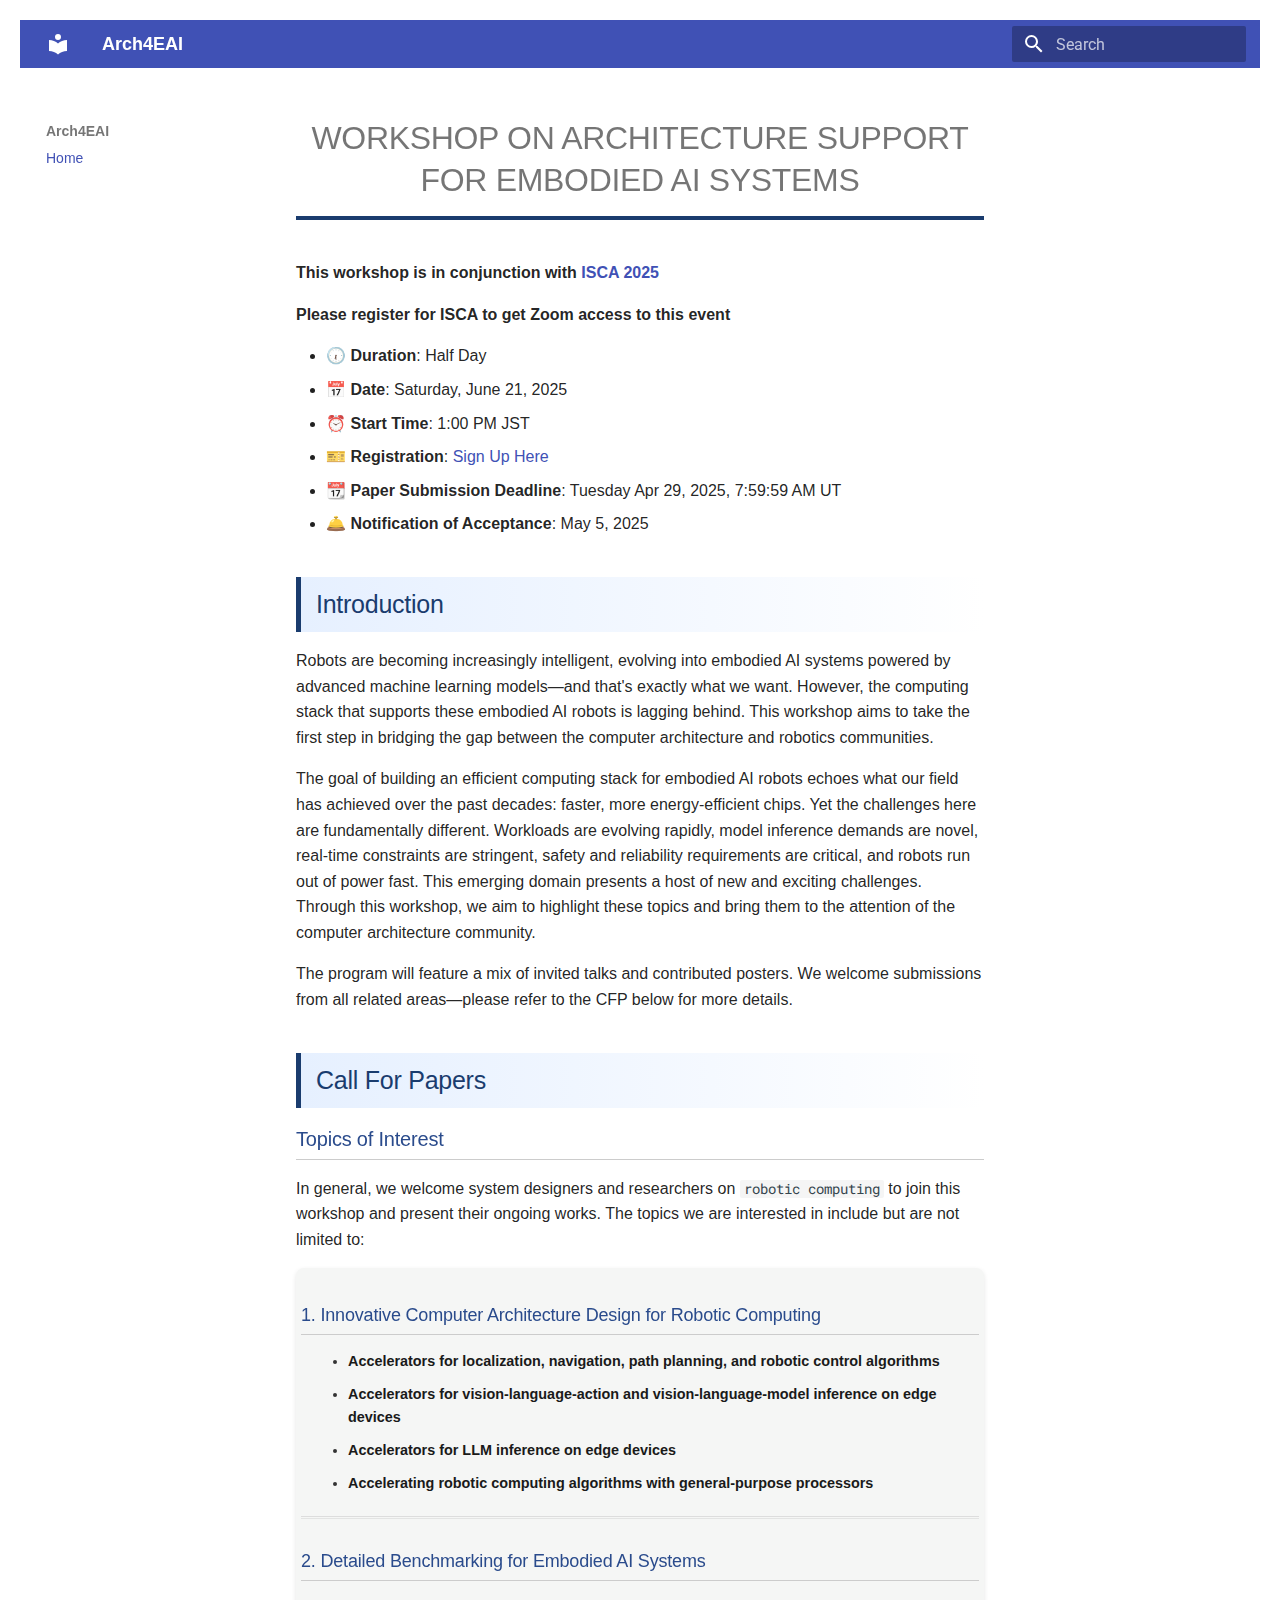
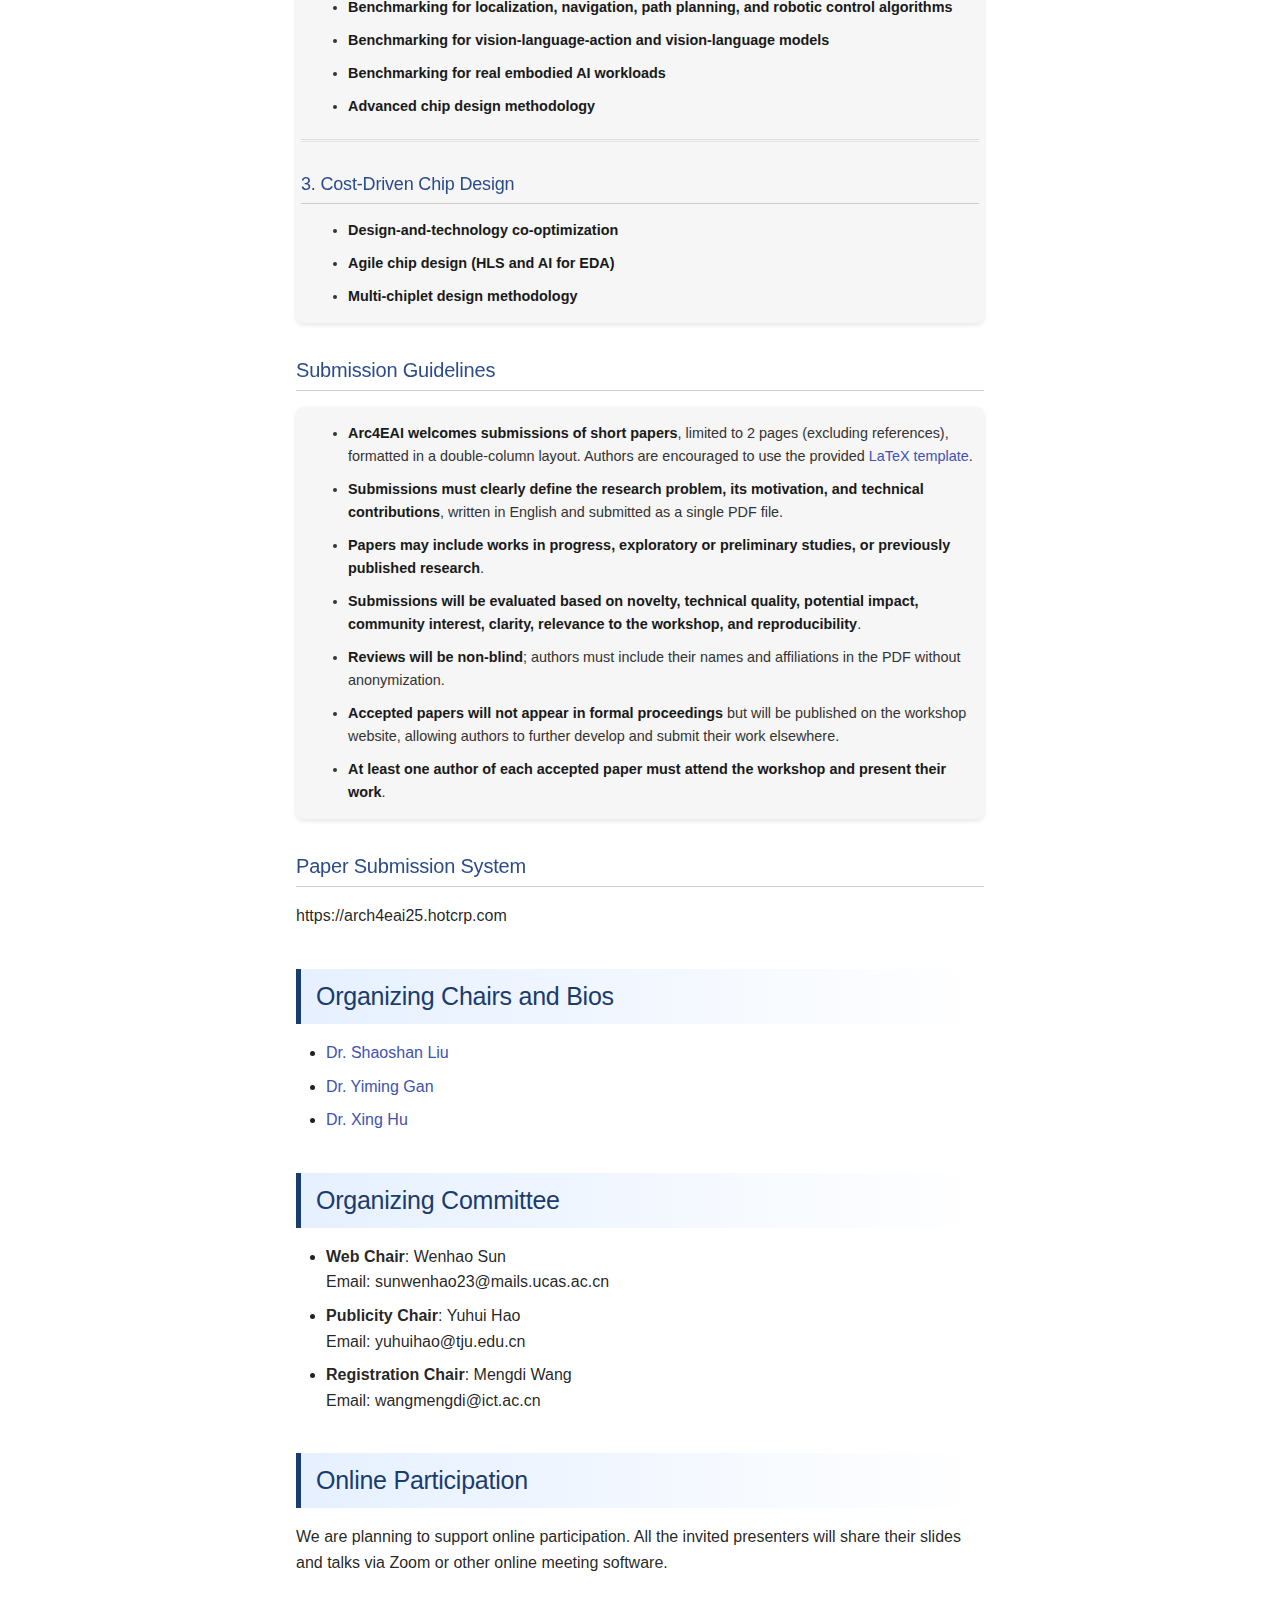
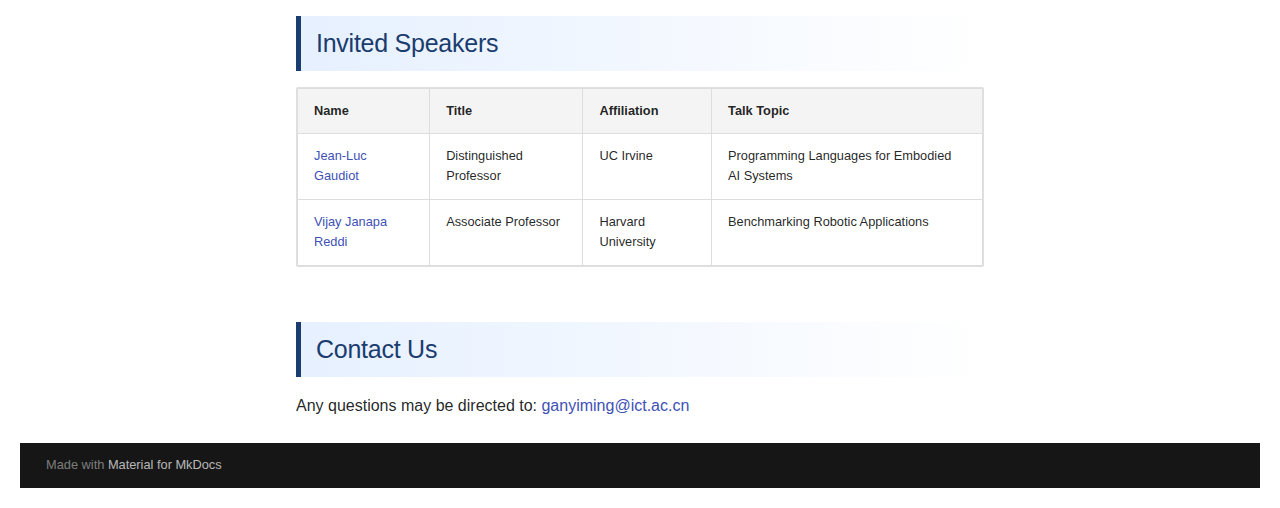
<file: index.html>
<!doctype html>
<html lang="en" class="no-js">
  <head>
    
      <meta charset="utf-8">
      <meta name="viewport" content="width=device-width,initial-scale=1">
      
      
      
        <link rel="canonical" href="https://arch4eai.github.io/">
      
      
      
      
      <link rel="icon" href="assets/images/favicon.png">
      <meta name="generator" content="mkdocs-1.6.1, mkdocs-material-9.6.12">
    
    
      
        <title>Arch4EAI</title>
      
    
    
      <link rel="stylesheet" href="assets/stylesheets/main.2afb09e1.min.css">
      
      


    
    
      
    
    
      
        
        
        <link rel="preconnect" href="https://fonts.gstatic.com" crossorigin>
        <link rel="stylesheet" href="https://fonts.googleapis.com/css?family=Roboto:300,300i,400,400i,700,700i%7CRoboto+Mono:400,400i,700,700i&display=fallback">
        <style>:root{--md-text-font:"Roboto";--md-code-font:"Roboto Mono"}</style>
      
    
    
      <link rel="stylesheet" href="css/custom.css">
    
    <script>__md_scope=new URL(".",location),__md_hash=e=>[...e].reduce(((e,_)=>(e<<5)-e+_.charCodeAt(0)),0),__md_get=(e,_=localStorage,t=__md_scope)=>JSON.parse(_.getItem(t.pathname+"."+e)),__md_set=(e,_,t=localStorage,a=__md_scope)=>{try{t.setItem(a.pathname+"."+e,JSON.stringify(_))}catch(e){}}</script>
    
      

    
    
    
  </head>
  
  
    <body dir="ltr">
  
    
    <input class="md-toggle" data-md-toggle="drawer" type="checkbox" id="__drawer" autocomplete="off">
    <input class="md-toggle" data-md-toggle="search" type="checkbox" id="__search" autocomplete="off">
    <label class="md-overlay" for="__drawer"></label>
    <div data-md-component="skip">
      
    </div>
    <div data-md-component="announce">
      
    </div>
    
    
      

  

<header class="md-header md-header--shadow" data-md-component="header">
  <nav class="md-header__inner md-grid" aria-label="Header">
    <a href="." title="Arch4EAI" class="md-header__button md-logo" aria-label="Arch4EAI" data-md-component="logo">
      
  
  <svg xmlns="http://www.w3.org/2000/svg" viewBox="0 0 24 24"><path d="M12 8a3 3 0 0 0 3-3 3 3 0 0 0-3-3 3 3 0 0 0-3 3 3 3 0 0 0 3 3m0 3.54C9.64 9.35 6.5 8 3 8v11c3.5 0 6.64 1.35 9 3.54 2.36-2.19 5.5-3.54 9-3.54V8c-3.5 0-6.64 1.35-9 3.54"/></svg>

    </a>
    <label class="md-header__button md-icon" for="__drawer">
      
      <svg xmlns="http://www.w3.org/2000/svg" viewBox="0 0 24 24"><path d="M3 6h18v2H3zm0 5h18v2H3zm0 5h18v2H3z"/></svg>
    </label>
    <div class="md-header__title" data-md-component="header-title">
      <div class="md-header__ellipsis">
        <div class="md-header__topic">
          <span class="md-ellipsis">
            Arch4EAI
          </span>
        </div>
        <div class="md-header__topic" data-md-component="header-topic">
          <span class="md-ellipsis">
            
              Home
            
          </span>
        </div>
      </div>
    </div>
    
    
      <script>var palette=__md_get("__palette");if(palette&&palette.color){if("(prefers-color-scheme)"===palette.color.media){var media=matchMedia("(prefers-color-scheme: light)"),input=document.querySelector(media.matches?"[data-md-color-media='(prefers-color-scheme: light)']":"[data-md-color-media='(prefers-color-scheme: dark)']");palette.color.media=input.getAttribute("data-md-color-media"),palette.color.scheme=input.getAttribute("data-md-color-scheme"),palette.color.primary=input.getAttribute("data-md-color-primary"),palette.color.accent=input.getAttribute("data-md-color-accent")}for(var[key,value]of Object.entries(palette.color))document.body.setAttribute("data-md-color-"+key,value)}</script>
    
    
    
      
      
        <label class="md-header__button md-icon" for="__search">
          
          <svg xmlns="http://www.w3.org/2000/svg" viewBox="0 0 24 24"><path d="M9.5 3A6.5 6.5 0 0 1 16 9.5c0 1.61-.59 3.09-1.56 4.23l.27.27h.79l5 5-1.5 1.5-5-5v-.79l-.27-.27A6.52 6.52 0 0 1 9.5 16 6.5 6.5 0 0 1 3 9.5 6.5 6.5 0 0 1 9.5 3m0 2C7 5 5 7 5 9.5S7 14 9.5 14 14 12 14 9.5 12 5 9.5 5"/></svg>
        </label>
        <div class="md-search" data-md-component="search" role="dialog">
  <label class="md-search__overlay" for="__search"></label>
  <div class="md-search__inner" role="search">
    <form class="md-search__form" name="search">
      <input type="text" class="md-search__input" name="query" aria-label="Search" placeholder="Search" autocapitalize="off" autocorrect="off" autocomplete="off" spellcheck="false" data-md-component="search-query" required>
      <label class="md-search__icon md-icon" for="__search">
        
        <svg xmlns="http://www.w3.org/2000/svg" viewBox="0 0 24 24"><path d="M9.5 3A6.5 6.5 0 0 1 16 9.5c0 1.61-.59 3.09-1.56 4.23l.27.27h.79l5 5-1.5 1.5-5-5v-.79l-.27-.27A6.52 6.52 0 0 1 9.5 16 6.5 6.5 0 0 1 3 9.5 6.5 6.5 0 0 1 9.5 3m0 2C7 5 5 7 5 9.5S7 14 9.5 14 14 12 14 9.5 12 5 9.5 5"/></svg>
        
        <svg xmlns="http://www.w3.org/2000/svg" viewBox="0 0 24 24"><path d="M20 11v2H8l5.5 5.5-1.42 1.42L4.16 12l7.92-7.92L13.5 5.5 8 11z"/></svg>
      </label>
      <nav class="md-search__options" aria-label="Search">
        
        <button type="reset" class="md-search__icon md-icon" title="Clear" aria-label="Clear" tabindex="-1">
          
          <svg xmlns="http://www.w3.org/2000/svg" viewBox="0 0 24 24"><path d="M19 6.41 17.59 5 12 10.59 6.41 5 5 6.41 10.59 12 5 17.59 6.41 19 12 13.41 17.59 19 19 17.59 13.41 12z"/></svg>
        </button>
      </nav>
      
    </form>
    <div class="md-search__output">
      <div class="md-search__scrollwrap" tabindex="0" data-md-scrollfix>
        <div class="md-search-result" data-md-component="search-result">
          <div class="md-search-result__meta">
            Initializing search
          </div>
          <ol class="md-search-result__list" role="presentation"></ol>
        </div>
      </div>
    </div>
  </div>
</div>
      
    
    
  </nav>
  
</header>
    
    <div class="md-container" data-md-component="container">
      
      
        
          
        
      
      <main class="md-main" data-md-component="main">
        <div class="md-main__inner md-grid">
          
            
              
              <div class="md-sidebar md-sidebar--primary" data-md-component="sidebar" data-md-type="navigation" >
                <div class="md-sidebar__scrollwrap">
                  <div class="md-sidebar__inner">
                    



<nav class="md-nav md-nav--primary" aria-label="Navigation" data-md-level="0">
  <label class="md-nav__title" for="__drawer">
    <a href="." title="Arch4EAI" class="md-nav__button md-logo" aria-label="Arch4EAI" data-md-component="logo">
      
  
  <svg xmlns="http://www.w3.org/2000/svg" viewBox="0 0 24 24"><path d="M12 8a3 3 0 0 0 3-3 3 3 0 0 0-3-3 3 3 0 0 0-3 3 3 3 0 0 0 3 3m0 3.54C9.64 9.35 6.5 8 3 8v11c3.5 0 6.64 1.35 9 3.54 2.36-2.19 5.5-3.54 9-3.54V8c-3.5 0-6.64 1.35-9 3.54"/></svg>

    </a>
    Arch4EAI
  </label>
  
  <ul class="md-nav__list" data-md-scrollfix>
    
      
      
  
  
    
  
  
  
    <li class="md-nav__item md-nav__item--active">
      
      <input class="md-nav__toggle md-toggle" type="checkbox" id="__toc">
      
      
      
      <a href="." class="md-nav__link md-nav__link--active">
        
  
  
  <span class="md-ellipsis">
    Home
    
  </span>
  

      </a>
      
    </li>
  

    
  </ul>
</nav>
                  </div>
                </div>
              </div>
            
            
              
              <div class="md-sidebar md-sidebar--secondary" data-md-component="sidebar" data-md-type="toc" >
                <div class="md-sidebar__scrollwrap">
                  <div class="md-sidebar__inner">
                    

<nav class="md-nav md-nav--secondary" aria-label="Table of contents">
  
  
  
  
</nav>
                  </div>
                </div>
              </div>
            
          
          
            <div class="md-content" data-md-component="content">
              <article class="md-content__inner md-typeset">
                
                  



<!DOCTYPE html>
<html lang="en">
<head>
    <meta charset="UTF-8">
    <meta name="viewport" content="width=device-width, initial-scale=1.0">
    <title>Workshop on Architecture Support for Embodied AI Systems</title>
    <style>
        body {
            font-family: Arial, sans-serif;
            line-height: 1.6;
            max-width: 1600px;
            margin: 0 auto;
            padding: 20px;
        }
        h1, h2, h3 {
            color: #1a3c6e;
            font-weight: bold;
            position: relative;
            padding-bottom: 10px;
        }
        h1 {
            font-size: 3em;
            color: #1a3c6e;
            font-weight: 900;
            text-transform: uppercase;
            letter-spacing: 1px;
            padding-bottom: 15px;
            border-bottom: 4px solid #1a3c6e;
            margin-bottom: 30px;
            text-align: center;
        }
        h2 {
            font-size: 1.8em;
            background: linear-gradient(to right, #e6f0ff, #ffffff);
            padding: 10px 15px;
            border-left: 5px solid #1a3c6e;
            margin-top: 30px;
        }
        h3 {
            font-size: 1.4em;
            color: #2a4b8c;
            margin-top: 20px;
            border-bottom: 1px solid #ccc;
            padding-bottom: 5px;
        }
        .submission-guidelines ul {
            margin: 10px 0;
            padding-left: 20px;
        }
        .submission-guidelines ul li {
            margin-bottom: 10px;
        }
        hr {
            border: 0;
            border-top: 1px solid #ddd;
            margin: 20px 0;
        }
        table {
            width: 100%;
            border-collapse: collapse;
            margin: 20px 0;
        }
        table, th, td {
            border: 1px solid #ddd;
        }
        th, td {
            padding: 10px;
            text-align: left;
        }
        th {
            background-color: #f4f4f4;
        }
        a {
            color: #1a3c6e;
            text-decoration: none;
        }
        a:hover {
            text-decoration: underline;
        }
    </style>
</head>
<body>
    <h1>Workshop on Architecture Support for Embodied AI Systems</h1>

    <p><strong>This workshop is in conjunction with <a href="https://iscaconf.org/isca2025/">ISCA 2025</a></strong></p>
    <p><strong>Please register for ISCA to get Zoom access to this event</strong></p>

    <ul>
        <li>🕡 <strong>Duration</strong>: Half Day</li>
        <li>📅 <strong>Date</strong>: Saturday, June 21, 2025</li>
        <li>⏰ <strong>Start Time</strong>: 1:00 PM JST</li>
        <li>🎫 <strong>Registration</strong>: <a href="https://www.iscaconf.org/isca2025/attend/register.php">Sign Up Here</a></li>
        <li>📆 <strong>Paper Submission Deadline</strong>: Tuesday Apr 29, 2025, 7:59:59 AM UT</li>
        <li>🛎️ <strong>Notification of Acceptance</strong>: May 5, 2025</li>
    </ul>

    <h2>Introduction</h2>
    <p>Robots are becoming increasingly intelligent, evolving into embodied AI systems powered by advanced machine learning models—and that's exactly what we want. However, the computing stack that supports these embodied AI robots is lagging behind. This workshop aims to take the first step in bridging the gap between the computer architecture and robotics communities.</p>

    <p>The goal of building an efficient computing stack for embodied AI robots echoes what our field has achieved over the past decades: faster, more energy-efficient chips. Yet the challenges here are fundamentally different. Workloads are evolving rapidly, model inference demands are novel, real-time constraints are stringent, safety and reliability requirements are critical, and robots run out of power fast. This emerging domain presents a host of new and exciting challenges. Through this workshop, we aim to highlight these topics and bring them to the attention of the computer architecture community.</p>

    <p>The program will feature a mix of invited talks and contributed posters. We welcome submissions from all related areas—please refer to the CFP below for more details.</p>

    <h2>Call For Papers</h2>
    <h3>Topics of Interest</h3>
    <p>In general, we welcome system designers and researchers on <code>robotic computing</code> to join this workshop and present their ongoing works. The topics we are interested in include but are not limited to:</p>

    <div class="submission-guidelines">
        <h3>1. Innovative Computer Architecture Design for Robotic Computing</h3>
        <ul>
            <li><strong>Accelerators for localization, navigation, path planning, and robotic control algorithms</strong></li>
            <li><strong>Accelerators for vision-language-action and vision-language-model inference on edge devices</strong></li>
            <li><strong>Accelerators for LLM inference on edge devices</strong></li>
            <li><strong>Accelerating robotic computing algorithms with general-purpose processors</strong></li>
        </ul>

        <hr>

        <h3>2. Detailed Benchmarking for Embodied AI Systems</h3>
        <ul>
            <li><strong>Benchmarking for localization, navigation, path planning, and robotic control algorithms</strong></li>
            <li><strong>Benchmarking for vision-language-action and vision-language models</strong></li>
            <li><strong>Benchmarking for real embodied AI workloads</strong></li>
            <li><strong>Advanced chip design methodology</strong></li>
        </ul>

        <hr>

        <h3>3. Cost-Driven Chip Design</h3>
        <ul>
            <li><strong>Design-and-technology co-optimization</strong></li>
            <li><strong>Agile chip design (HLS and AI for EDA)</strong></li>
            <li><strong>Multi-chiplet design methodology</strong></li>
        </ul>
    </div>

    <h3>Submission Guidelines</h3>
    <div class="submission-guidelines">
        <ul>
            <li><strong>Arc4EAI welcomes submissions of short papers</strong>, limited to 2 pages (excluding references), formatted in a double-column layout. Authors are encouraged to use the provided <a href="./file/template.tex">LaTeX template</a>.</li>
            <li><strong>Submissions must clearly define the research problem, its motivation, and technical contributions</strong>, written in English and submitted as a single PDF file.</li>
            <li><strong>Papers may include works in progress, exploratory or preliminary studies, or previously published research</strong>.</li>
            <li><strong>Submissions will be evaluated based on novelty, technical quality, potential impact, community interest, clarity, relevance to the workshop, and reproducibility</strong>.</li>
            <li><strong>Reviews will be non-blind</strong>; authors must include their names and affiliations in the PDF without anonymization.</li>
            <li><strong>Accepted papers will not appear in formal proceedings</strong> but will be published on the workshop website, allowing authors to further develop and submit their work elsewhere.</li>
            <li><strong>At least one author of each accepted paper must attend the workshop and present their work</strong>.</li>
        </ul>
    </div>

    <h3>Paper Submission System</h3>
    <p>https://arch4eai25.hotcrp.com</p>

    <h2>Organizing Chairs and Bios</h2>
    <ul>
        <li><a href="https://airs.cuhk.edu.cn/en/team/1136">Dr. Shaoshan Liu</a></li>
        <li><a href="https://yiminggan.com/">Dr. Yiming Gan</a></li>
        <li><a href="https://xinghu-cs.github.io/">Dr. Xing Hu</a></li>
    </ul>

    <h2>Organizing Committee</h2>
    <ul>
        <li><strong>Web Chair</strong>: Wenhao Sun<br>Email: sunwenhao23@mails.ucas.ac.cn</li>
        <li><strong>Publicity Chair</strong>: Yuhui Hao<br>Email: yuhuihao@tju.edu.cn</li>
        <li><strong>Registration Chair</strong>: Mengdi Wang<br>Email: wangmengdi@ict.ac.cn</li>
    </ul>

    <h2>Online Participation</h2>
    <p>We are planning to support online participation. All the invited presenters will share their slides and talks via Zoom or other online meeting software.</p>

    <h2>Invited Speakers</h2>
    <table>
        <tr>
            <th>Name</th>
            <th>Title</th>
            <th>Affiliation</th>
            <th>Talk Topic</th>
        </tr>
        <tr>
            <td><a href="https://engineering.uci.edu/users/jean-luc-gaudiot">Jean-Luc Gaudiot</a></td>
            <td>Distinguished Professor</td>
            <td>UC Irvine</td>
            <td>Programming Languages for Embodied AI Systems</td>
        </tr>
        <tr>
            <td><a href="https://edge.seas.harvard.edu/people/vijay-janapa-reddi">Vijay Janapa Reddi</a></td>
            <td>Associate Professor</td>
            <td>Harvard University</td>
        <td>Benchmarking Robotic Applications</td>
        </tr>
    </table>

    <h2>Contact Us</h2>
    <p>Any questions may be directed to: <a href="mailto:ganyiming@ict.ac.cn">ganyiming@ict.ac.cn</a></p>
</body>
</html>












                
              </article>
            </div>
          
          
<script>var target=document.getElementById(location.hash.slice(1));target&&target.name&&(target.checked=target.name.startsWith("__tabbed_"))</script>
        </div>
        
      </main>
      
        <footer class="md-footer">
  
  <div class="md-footer-meta md-typeset">
    <div class="md-footer-meta__inner md-grid">
      <div class="md-copyright">
  
  
    Made with
    <a href="https://squidfunk.github.io/mkdocs-material/" target="_blank" rel="noopener">
      Material for MkDocs
    </a>
  
</div>
      
    </div>
  </div>
</footer>
      
    </div>
    <div class="md-dialog" data-md-component="dialog">
      <div class="md-dialog__inner md-typeset"></div>
    </div>
    
    
    
      
      <script id="__config" type="application/json">{"base": ".", "features": [], "search": "assets/javascripts/workers/search.f8cc74c7.min.js", "tags": null, "translations": {"clipboard.copied": "Copied to clipboard", "clipboard.copy": "Copy to clipboard", "search.result.more.one": "1 more on this page", "search.result.more.other": "# more on this page", "search.result.none": "No matching documents", "search.result.one": "1 matching document", "search.result.other": "# matching documents", "search.result.placeholder": "Type to start searching", "search.result.term.missing": "Missing", "select.version": "Select version"}, "version": null}</script>
    
    
      <script src="assets/javascripts/bundle.c8b220af.min.js"></script>
      
    
  </body>
</html>
</file>
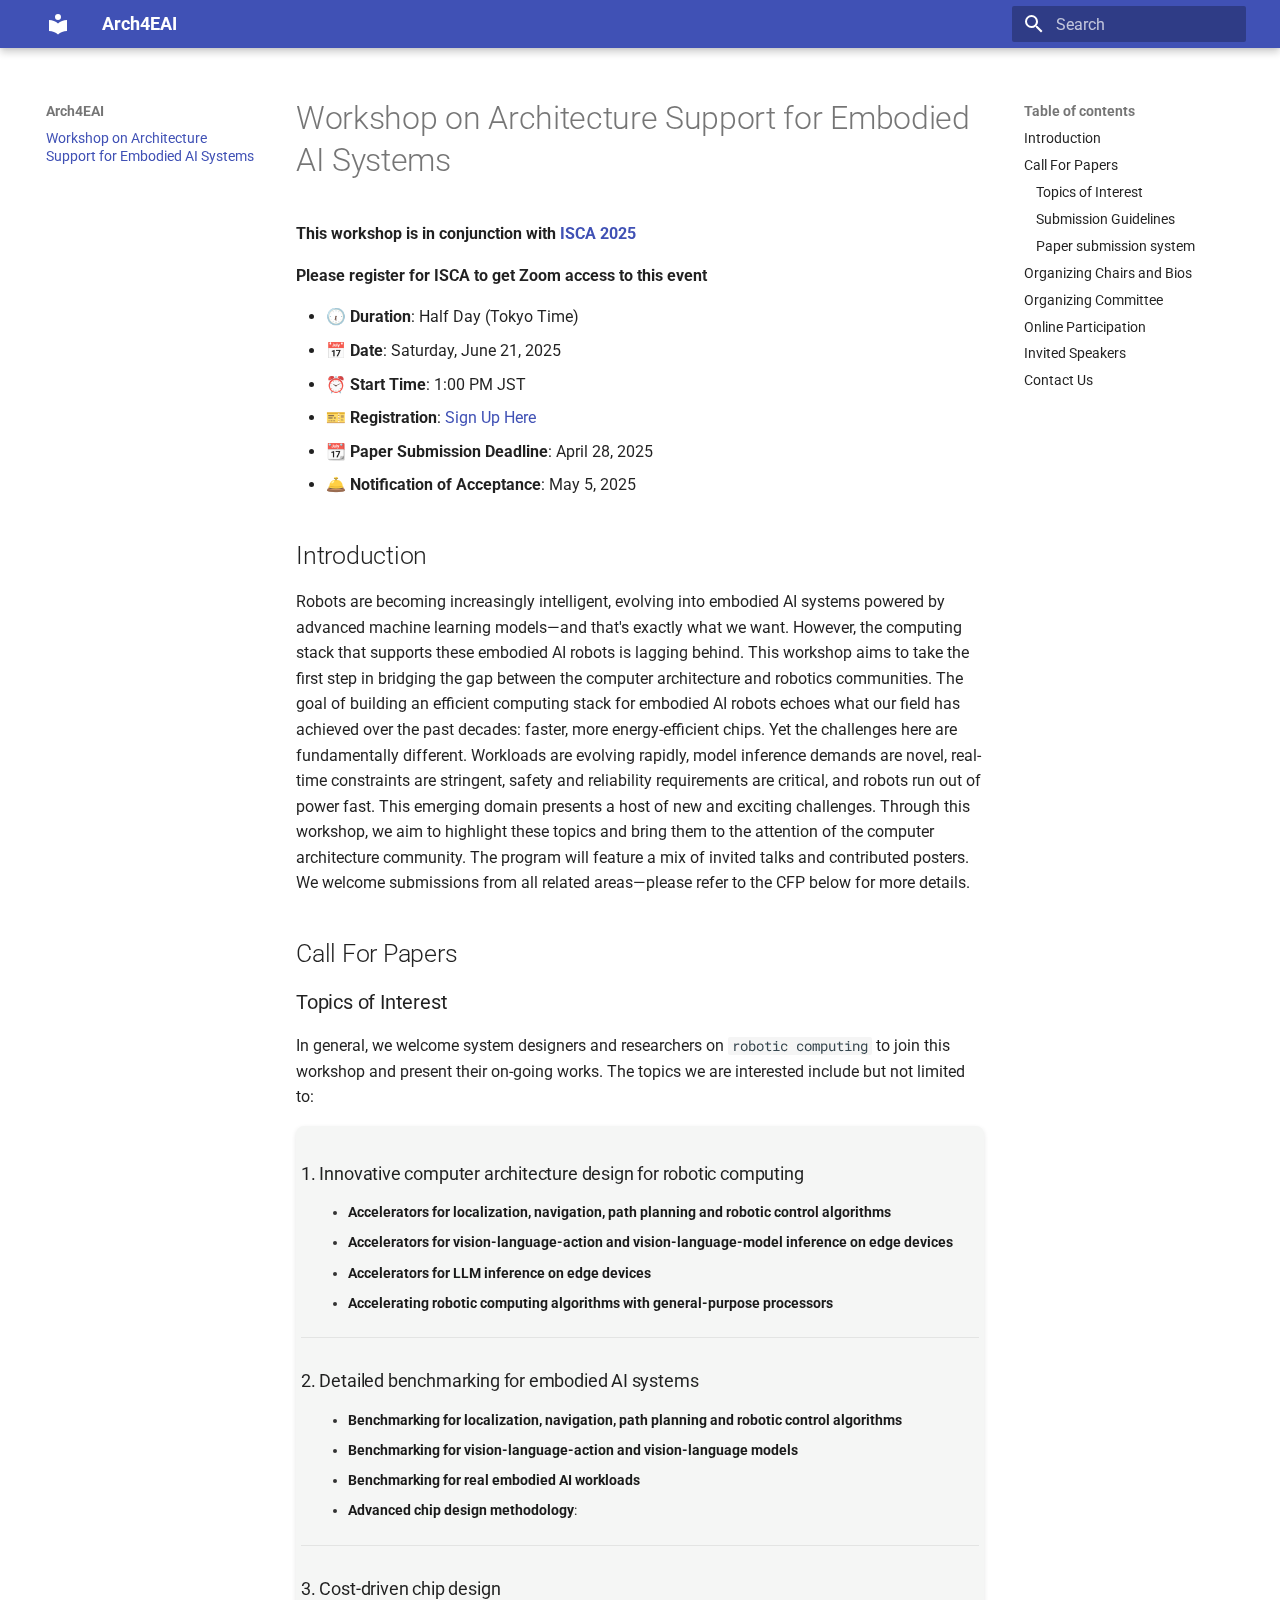
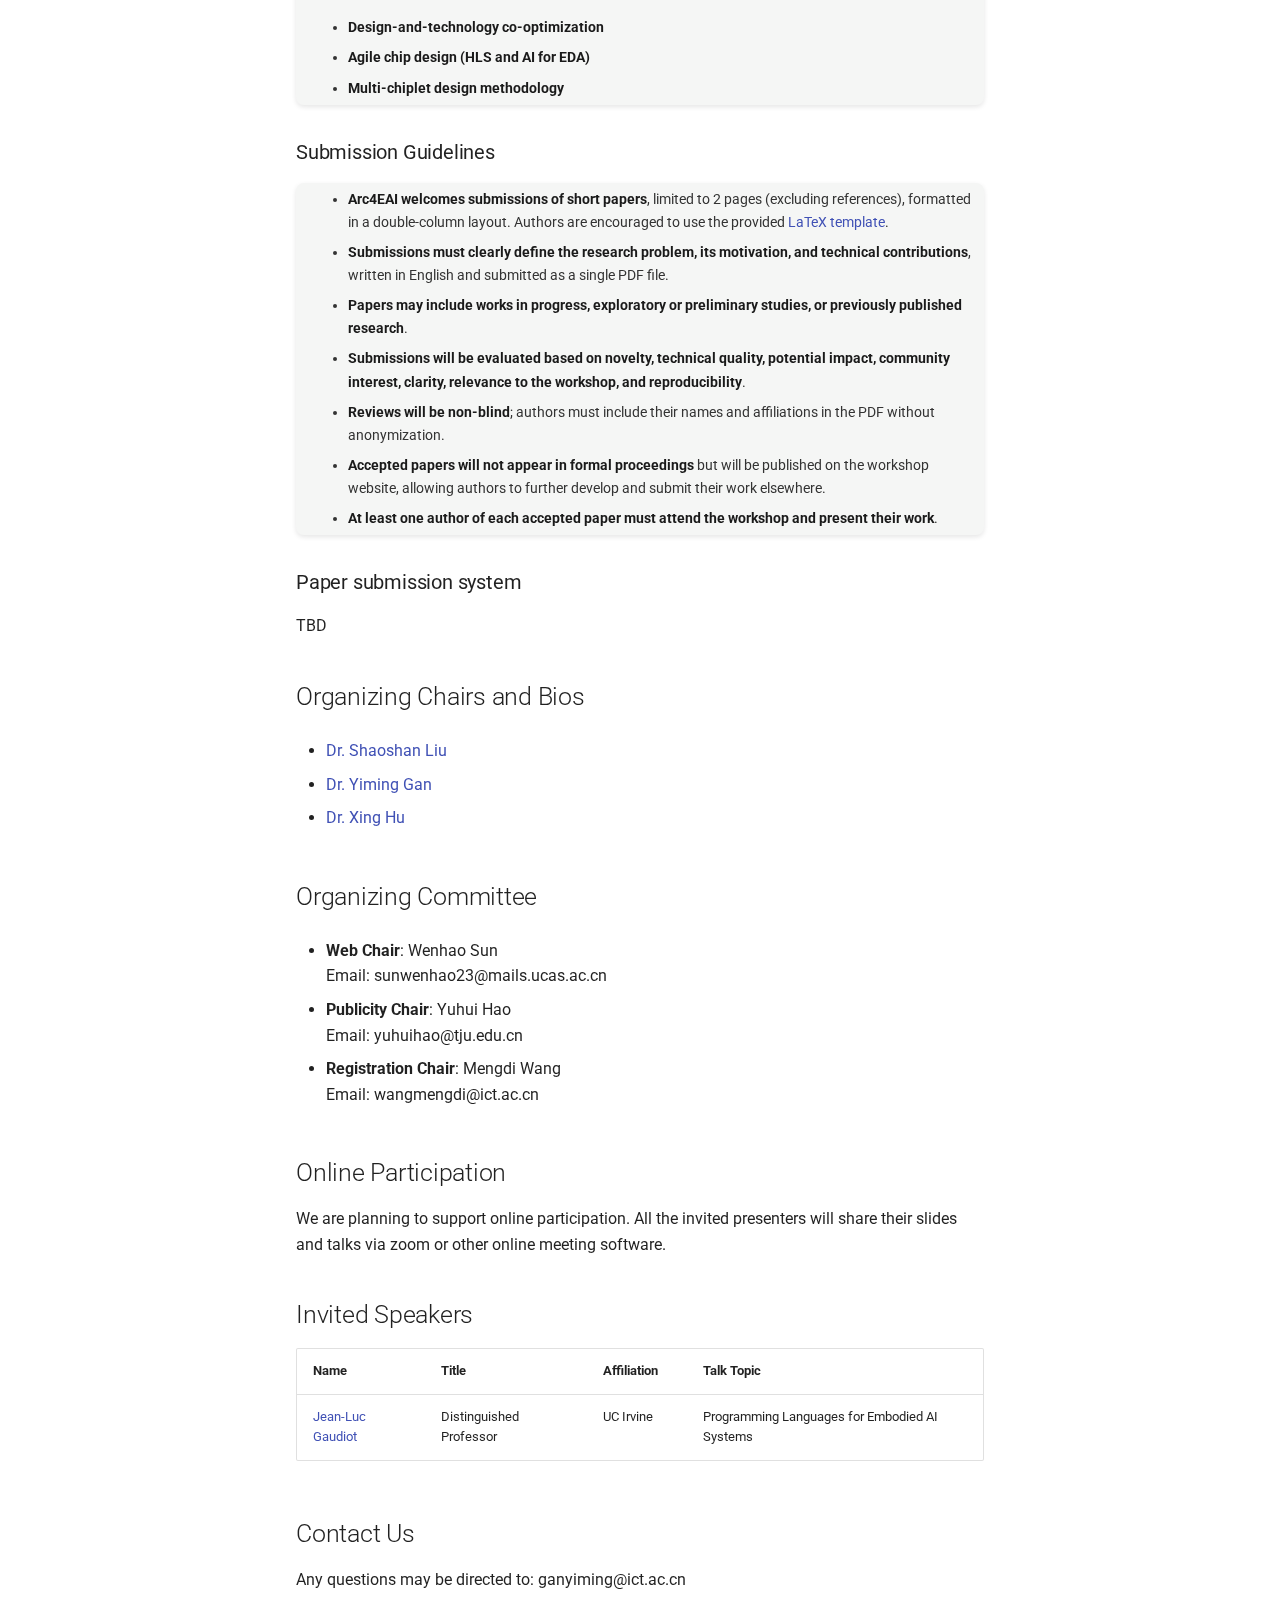
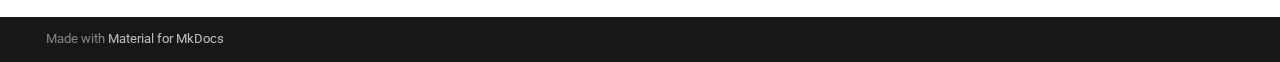
<file: site/index.html>
<!doctype html>
<html lang="en" class="no-js">
  <head>
    
      <meta charset="utf-8">
      <meta name="viewport" content="width=device-width,initial-scale=1">
      
      
      
        <link rel="canonical" href="https://arch4eai.github.io/">
      
      
      
      
      <link rel="icon" href="assets/images/favicon.png">
      <meta name="generator" content="mkdocs-1.6.1, mkdocs-material-9.6.7">
    
    
      
        <title>Arch4EAI</title>
      
    
    
      <link rel="stylesheet" href="assets/stylesheets/main.8608ea7d.min.css">
      
      


    
    
      
    
    
      
        
        
        <link rel="preconnect" href="https://fonts.gstatic.com" crossorigin>
        <link rel="stylesheet" href="https://fonts.googleapis.com/css?family=Roboto:300,300i,400,400i,700,700i%7CRoboto+Mono:400,400i,700,700i&display=fallback">
        <style>:root{--md-text-font:"Roboto";--md-code-font:"Roboto Mono"}</style>
      
    
    
      <link rel="stylesheet" href="css/custom.css">
    
    <script>__md_scope=new URL(".",location),__md_hash=e=>[...e].reduce(((e,_)=>(e<<5)-e+_.charCodeAt(0)),0),__md_get=(e,_=localStorage,t=__md_scope)=>JSON.parse(_.getItem(t.pathname+"."+e)),__md_set=(e,_,t=localStorage,a=__md_scope)=>{try{t.setItem(a.pathname+"."+e,JSON.stringify(_))}catch(e){}}</script>
    
      

    
    
    
  </head>
  
  
    <body dir="ltr">
  
    
    <input class="md-toggle" data-md-toggle="drawer" type="checkbox" id="__drawer" autocomplete="off">
    <input class="md-toggle" data-md-toggle="search" type="checkbox" id="__search" autocomplete="off">
    <label class="md-overlay" for="__drawer"></label>
    <div data-md-component="skip">
      
        
        <a href="#workshop-on-architecture-support-for-embodied-ai-systems" class="md-skip">
          Skip to content
        </a>
      
    </div>
    <div data-md-component="announce">
      
    </div>
    
    
      

  

<header class="md-header md-header--shadow" data-md-component="header">
  <nav class="md-header__inner md-grid" aria-label="Header">
    <a href="." title="Arch4EAI" class="md-header__button md-logo" aria-label="Arch4EAI" data-md-component="logo">
      
  
  <svg xmlns="http://www.w3.org/2000/svg" viewBox="0 0 24 24"><path d="M12 8a3 3 0 0 0 3-3 3 3 0 0 0-3-3 3 3 0 0 0-3 3 3 3 0 0 0 3 3m0 3.54C9.64 9.35 6.5 8 3 8v11c3.5 0 6.64 1.35 9 3.54 2.36-2.19 5.5-3.54 9-3.54V8c-3.5 0-6.64 1.35-9 3.54"/></svg>

    </a>
    <label class="md-header__button md-icon" for="__drawer">
      
      <svg xmlns="http://www.w3.org/2000/svg" viewBox="0 0 24 24"><path d="M3 6h18v2H3zm0 5h18v2H3zm0 5h18v2H3z"/></svg>
    </label>
    <div class="md-header__title" data-md-component="header-title">
      <div class="md-header__ellipsis">
        <div class="md-header__topic">
          <span class="md-ellipsis">
            Arch4EAI
          </span>
        </div>
        <div class="md-header__topic" data-md-component="header-topic">
          <span class="md-ellipsis">
            
              Workshop on Architecture Support for Embodied AI Systems
            
          </span>
        </div>
      </div>
    </div>
    
    
      <script>var palette=__md_get("__palette");if(palette&&palette.color){if("(prefers-color-scheme)"===palette.color.media){var media=matchMedia("(prefers-color-scheme: light)"),input=document.querySelector(media.matches?"[data-md-color-media='(prefers-color-scheme: light)']":"[data-md-color-media='(prefers-color-scheme: dark)']");palette.color.media=input.getAttribute("data-md-color-media"),palette.color.scheme=input.getAttribute("data-md-color-scheme"),palette.color.primary=input.getAttribute("data-md-color-primary"),palette.color.accent=input.getAttribute("data-md-color-accent")}for(var[key,value]of Object.entries(palette.color))document.body.setAttribute("data-md-color-"+key,value)}</script>
    
    
    
      <label class="md-header__button md-icon" for="__search">
        
        <svg xmlns="http://www.w3.org/2000/svg" viewBox="0 0 24 24"><path d="M9.5 3A6.5 6.5 0 0 1 16 9.5c0 1.61-.59 3.09-1.56 4.23l.27.27h.79l5 5-1.5 1.5-5-5v-.79l-.27-.27A6.52 6.52 0 0 1 9.5 16 6.5 6.5 0 0 1 3 9.5 6.5 6.5 0 0 1 9.5 3m0 2C7 5 5 7 5 9.5S7 14 9.5 14 14 12 14 9.5 12 5 9.5 5"/></svg>
      </label>
      <div class="md-search" data-md-component="search" role="dialog">
  <label class="md-search__overlay" for="__search"></label>
  <div class="md-search__inner" role="search">
    <form class="md-search__form" name="search">
      <input type="text" class="md-search__input" name="query" aria-label="Search" placeholder="Search" autocapitalize="off" autocorrect="off" autocomplete="off" spellcheck="false" data-md-component="search-query" required>
      <label class="md-search__icon md-icon" for="__search">
        
        <svg xmlns="http://www.w3.org/2000/svg" viewBox="0 0 24 24"><path d="M9.5 3A6.5 6.5 0 0 1 16 9.5c0 1.61-.59 3.09-1.56 4.23l.27.27h.79l5 5-1.5 1.5-5-5v-.79l-.27-.27A6.52 6.52 0 0 1 9.5 16 6.5 6.5 0 0 1 3 9.5 6.5 6.5 0 0 1 9.5 3m0 2C7 5 5 7 5 9.5S7 14 9.5 14 14 12 14 9.5 12 5 9.5 5"/></svg>
        
        <svg xmlns="http://www.w3.org/2000/svg" viewBox="0 0 24 24"><path d="M20 11v2H8l5.5 5.5-1.42 1.42L4.16 12l7.92-7.92L13.5 5.5 8 11z"/></svg>
      </label>
      <nav class="md-search__options" aria-label="Search">
        
        <button type="reset" class="md-search__icon md-icon" title="Clear" aria-label="Clear" tabindex="-1">
          
          <svg xmlns="http://www.w3.org/2000/svg" viewBox="0 0 24 24"><path d="M19 6.41 17.59 5 12 10.59 6.41 5 5 6.41 10.59 12 5 17.59 6.41 19 12 13.41 17.59 19 19 17.59 13.41 12z"/></svg>
        </button>
      </nav>
      
    </form>
    <div class="md-search__output">
      <div class="md-search__scrollwrap" tabindex="0" data-md-scrollfix>
        <div class="md-search-result" data-md-component="search-result">
          <div class="md-search-result__meta">
            Initializing search
          </div>
          <ol class="md-search-result__list" role="presentation"></ol>
        </div>
      </div>
    </div>
  </div>
</div>
    
    
  </nav>
  
</header>
    
    <div class="md-container" data-md-component="container">
      
      
        
          
        
      
      <main class="md-main" data-md-component="main">
        <div class="md-main__inner md-grid">
          
            
              
              <div class="md-sidebar md-sidebar--primary" data-md-component="sidebar" data-md-type="navigation" >
                <div class="md-sidebar__scrollwrap">
                  <div class="md-sidebar__inner">
                    



<nav class="md-nav md-nav--primary" aria-label="Navigation" data-md-level="0">
  <label class="md-nav__title" for="__drawer">
    <a href="." title="Arch4EAI" class="md-nav__button md-logo" aria-label="Arch4EAI" data-md-component="logo">
      
  
  <svg xmlns="http://www.w3.org/2000/svg" viewBox="0 0 24 24"><path d="M12 8a3 3 0 0 0 3-3 3 3 0 0 0-3-3 3 3 0 0 0-3 3 3 3 0 0 0 3 3m0 3.54C9.64 9.35 6.5 8 3 8v11c3.5 0 6.64 1.35 9 3.54 2.36-2.19 5.5-3.54 9-3.54V8c-3.5 0-6.64 1.35-9 3.54"/></svg>

    </a>
    Arch4EAI
  </label>
  
  <ul class="md-nav__list" data-md-scrollfix>
    
      
      
  
  
    
  
  
  
    <li class="md-nav__item md-nav__item--active">
      
      <input class="md-nav__toggle md-toggle" type="checkbox" id="__toc">
      
      
        
      
      
        <label class="md-nav__link md-nav__link--active" for="__toc">
          
  
  <span class="md-ellipsis">
    Workshop on Architecture Support for Embodied AI Systems
    
  </span>
  

          <span class="md-nav__icon md-icon"></span>
        </label>
      
      <a href="." class="md-nav__link md-nav__link--active">
        
  
  <span class="md-ellipsis">
    Workshop on Architecture Support for Embodied AI Systems
    
  </span>
  

      </a>
      
        

<nav class="md-nav md-nav--secondary" aria-label="Table of contents">
  
  
  
    
  
  
    <label class="md-nav__title" for="__toc">
      <span class="md-nav__icon md-icon"></span>
      Table of contents
    </label>
    <ul class="md-nav__list" data-md-component="toc" data-md-scrollfix>
      
        <li class="md-nav__item">
  <a href="#introduction" class="md-nav__link">
    <span class="md-ellipsis">
      Introduction
    </span>
  </a>
  
</li>
      
        <li class="md-nav__item">
  <a href="#call-for-papers" class="md-nav__link">
    <span class="md-ellipsis">
      Call For Papers
    </span>
  </a>
  
    <nav class="md-nav" aria-label="Call For Papers">
      <ul class="md-nav__list">
        
          <li class="md-nav__item">
  <a href="#topics-of-interest" class="md-nav__link">
    <span class="md-ellipsis">
      Topics of Interest
    </span>
  </a>
  
</li>
        
          <li class="md-nav__item">
  <a href="#submission-guidelines" class="md-nav__link">
    <span class="md-ellipsis">
      Submission Guidelines
    </span>
  </a>
  
</li>
        
          <li class="md-nav__item">
  <a href="#paper-submission-system" class="md-nav__link">
    <span class="md-ellipsis">
      Paper submission system
    </span>
  </a>
  
</li>
        
      </ul>
    </nav>
  
</li>
      
        <li class="md-nav__item">
  <a href="#organizing-chairs-and-bios" class="md-nav__link">
    <span class="md-ellipsis">
      Organizing Chairs and Bios
    </span>
  </a>
  
</li>
      
        <li class="md-nav__item">
  <a href="#organizing-committee" class="md-nav__link">
    <span class="md-ellipsis">
      Organizing Committee
    </span>
  </a>
  
</li>
      
        <li class="md-nav__item">
  <a href="#online-participation" class="md-nav__link">
    <span class="md-ellipsis">
      Online Participation
    </span>
  </a>
  
</li>
      
        <li class="md-nav__item">
  <a href="#invited-speakers" class="md-nav__link">
    <span class="md-ellipsis">
      Invited Speakers
    </span>
  </a>
  
</li>
      
        <li class="md-nav__item">
  <a href="#contact-us" class="md-nav__link">
    <span class="md-ellipsis">
      Contact Us
    </span>
  </a>
  
</li>
      
    </ul>
  
</nav>
      
    </li>
  

    
  </ul>
</nav>
                  </div>
                </div>
              </div>
            
            
              
              <div class="md-sidebar md-sidebar--secondary" data-md-component="sidebar" data-md-type="toc" >
                <div class="md-sidebar__scrollwrap">
                  <div class="md-sidebar__inner">
                    

<nav class="md-nav md-nav--secondary" aria-label="Table of contents">
  
  
  
    
  
  
    <label class="md-nav__title" for="__toc">
      <span class="md-nav__icon md-icon"></span>
      Table of contents
    </label>
    <ul class="md-nav__list" data-md-component="toc" data-md-scrollfix>
      
        <li class="md-nav__item">
  <a href="#introduction" class="md-nav__link">
    <span class="md-ellipsis">
      Introduction
    </span>
  </a>
  
</li>
      
        <li class="md-nav__item">
  <a href="#call-for-papers" class="md-nav__link">
    <span class="md-ellipsis">
      Call For Papers
    </span>
  </a>
  
    <nav class="md-nav" aria-label="Call For Papers">
      <ul class="md-nav__list">
        
          <li class="md-nav__item">
  <a href="#topics-of-interest" class="md-nav__link">
    <span class="md-ellipsis">
      Topics of Interest
    </span>
  </a>
  
</li>
        
          <li class="md-nav__item">
  <a href="#submission-guidelines" class="md-nav__link">
    <span class="md-ellipsis">
      Submission Guidelines
    </span>
  </a>
  
</li>
        
          <li class="md-nav__item">
  <a href="#paper-submission-system" class="md-nav__link">
    <span class="md-ellipsis">
      Paper submission system
    </span>
  </a>
  
</li>
        
      </ul>
    </nav>
  
</li>
      
        <li class="md-nav__item">
  <a href="#organizing-chairs-and-bios" class="md-nav__link">
    <span class="md-ellipsis">
      Organizing Chairs and Bios
    </span>
  </a>
  
</li>
      
        <li class="md-nav__item">
  <a href="#organizing-committee" class="md-nav__link">
    <span class="md-ellipsis">
      Organizing Committee
    </span>
  </a>
  
</li>
      
        <li class="md-nav__item">
  <a href="#online-participation" class="md-nav__link">
    <span class="md-ellipsis">
      Online Participation
    </span>
  </a>
  
</li>
      
        <li class="md-nav__item">
  <a href="#invited-speakers" class="md-nav__link">
    <span class="md-ellipsis">
      Invited Speakers
    </span>
  </a>
  
</li>
      
        <li class="md-nav__item">
  <a href="#contact-us" class="md-nav__link">
    <span class="md-ellipsis">
      Contact Us
    </span>
  </a>
  
</li>
      
    </ul>
  
</nav>
                  </div>
                </div>
              </div>
            
          
          
            <div class="md-content" data-md-component="content">
              <article class="md-content__inner md-typeset">
                
                  



<h1 id="workshop-on-architecture-support-for-embodied-ai-systems">Workshop on Architecture Support for Embodied AI Systems</h1>
<p><strong>This workshop is in conjunction with <a href="https://iscaconf.org/isca2025/">ISCA 2025</a></strong></p>
<p><strong>Please register for ISCA to get Zoom access to this event</strong></p>
<ul>
<li>🕡 <strong>Duration</strong>: Half Day (Tokyo Time)</li>
<li>📅 <strong>Date</strong>: Saturday, June 21, 2025</li>
<li>⏰ <strong>Start Time</strong>: 1:00 PM JST</li>
<li>🎫 <strong>Registration</strong>: <a href="https://www.iscaconf.org/isca2025/attend/register.php">Sign Up Here</a></li>
<li>📆 <strong>Paper Submission Deadline</strong>: April 28, 2025</li>
<li>🛎️ <strong>Notification of Acceptance</strong>: May 5, 2025</li>
</ul>
<h2 id="introduction">Introduction</h2>
<p>Robots are becoming increasingly intelligent, evolving into embodied AI systems powered by advanced machine learning models—and that's exactly what we want. However, the computing stack that supports these embodied AI robots is lagging behind. This workshop aims to take the first step in bridging the gap between the computer architecture and robotics communities.
The goal of building an efficient computing stack for embodied AI robots echoes what our field has achieved over the past decades: faster, more energy-efficient chips. Yet the challenges here are fundamentally different. Workloads are evolving rapidly, model inference demands are novel, real-time constraints are stringent, safety and reliability requirements are critical, and robots run out of power fast. This emerging domain presents a host of new and exciting challenges. Through this workshop, we aim to highlight these topics and bring them to the attention of the computer architecture community.
The program will feature a mix of invited talks and contributed posters. We welcome submissions from all related areas—please refer to the CFP below for more details.</p>
<h2 id="call-for-papers">Call For Papers</h2>
<h3 id="topics-of-interest">Topics of Interest</h3>
<p>In general, we welcome system designers and researchers on <code>robotic computing</code> to join this workshop and present their on-going works. The topics we are interested include but not limited to:</p>
<div class="submission-guidelines">

<h3>1. Innovative computer architecture design for robotic computing</h3>
<ul>
  <li><strong>Accelerators for localization, navigation, path planning and robotic control algorithms</strong></li>
  <li><strong>Accelerators for vision-language-action and vision-language-model inference on edge devices</strong></li>
  <li><strong>Accelerators for LLM inference on edge devices</strong></li>
  <li><strong>Accelerating robotic computing algorithms with general-purpose processors</strong></li>
</ul>

<hr>

<h3>2. Detailed benchmarking for embodied AI systems</h3>
<ul>
  <li><strong>Benchmarking for localization, navigation, path planning and robotic control algorithms</strong></li>
  <li><strong>Benchmarking for vision-language-action and vision-language models</strong></li>
  <li><strong>Benchmarking for real embodied AI workloads</strong></li>
  <li><strong>Advanced chip design methodology</strong>:
  </li>
</ul>

<hr>

<h3>3. Cost-driven chip design</h3>
<ul>
  <li><strong>Design-and-technology co-optimization</strong></li>
  <li><strong>Agile chip design (HLS and AI for EDA)</strong></li>
  <li><strong>Multi-chiplet design methodology</strong></li>
</ul>

</div>

<h3 id="submission-guidelines">Submission Guidelines</h3>
<div class="submission-guidelines">

<ul>
  <li><strong>Arc4EAI welcomes submissions of short papers</strong>, limited to 2 pages (excluding references), formatted in a double-column layout. Authors are encouraged to use the provided <a href="./file/template.tex">LaTeX template</a>.</li>
  <li><strong>Submissions must clearly define the research problem, its motivation, and technical contributions</strong>, written in English and submitted as a single PDF file.</li>
  <li><strong>Papers may include works in progress, exploratory or preliminary studies, or previously published research</strong>.</li>
  <li><strong>Submissions will be evaluated based on novelty, technical quality, potential impact, community interest, clarity, relevance to the workshop, and reproducibility</strong>.</li>
  <li><strong>Reviews will be non-blind</strong>; authors must include their names and affiliations in the PDF without anonymization.</li>
  <li><strong>Accepted papers will not appear in formal proceedings</strong> but will be published on the workshop website, allowing authors to further develop and submit their work elsewhere.</li>
  <li><strong>At least one author of each accepted paper must attend the workshop and present their work</strong>.</li>
</ul>

</div>

<h3 id="paper-submission-system">Paper submission system</h3>
<p>TBD</p>
<h2 id="organizing-chairs-and-bios">Organizing Chairs and Bios</h2>
<ul>
<li>
<p><a href="https://airs.cuhk.edu.cn/en/team/1136">Dr. Shaoshan Liu</a></p>
</li>
<li>
<p><a href="https://yiminggan.com/">Dr. Yiming Gan</a> </p>
</li>
<li>
<p><a href="https://xinghu-cs.github.io/">Dr. Xing Hu</a></p>
</li>
</ul>
<h2 id="organizing-committee">Organizing Committee</h2>
<ul>
<li>
<p><strong>Web Chair</strong>: Wenhao Sun<br />
  Email: sunwenhao23@mails.ucas.ac.cn</p>
</li>
<li>
<p><strong>Publicity Chair</strong>: Yuhui Hao<br />
  Email: yuhuihao@tju.edu.cn</p>
</li>
<li>
<p><strong>Registration Chair</strong>: Mengdi Wang<br />
  Email: wangmengdi@ict.ac.cn</p>
</li>
</ul>
<h2 id="online-participation">Online Participation</h2>
<p>We are planning to support online participation. All the invited presenters will share their slides and talks via zoom or other online meeting software.</p>
<h2 id="invited-speakers">Invited Speakers</h2>
<table>
<thead>
<tr>
<th>Name</th>
<th>Title</th>
<th>Affiliation</th>
<th>Talk Topic</th>
</tr>
</thead>
<tbody>
<tr>
<td><a href="https://engineering.uci.edu/users/jean-luc-gaudiot">Jean-Luc Gaudiot</a></td>
<td>Distinguished Professor</td>
<td>UC Irvine</td>
<td>Programming Languages for Embodied AI Systems</td>
</tr>
</tbody>
</table>
<h2 id="contact-us">Contact Us</h2>
<p>Any questions may be directed to: ganyiming@ict.ac.cn</p>












                
              </article>
            </div>
          
          
<script>var target=document.getElementById(location.hash.slice(1));target&&target.name&&(target.checked=target.name.startsWith("__tabbed_"))</script>
        </div>
        
      </main>
      
        <footer class="md-footer">
  
  <div class="md-footer-meta md-typeset">
    <div class="md-footer-meta__inner md-grid">
      <div class="md-copyright">
  
  
    Made with
    <a href="https://squidfunk.github.io/mkdocs-material/" target="_blank" rel="noopener">
      Material for MkDocs
    </a>
  
</div>
      
    </div>
  </div>
</footer>
      
    </div>
    <div class="md-dialog" data-md-component="dialog">
      <div class="md-dialog__inner md-typeset"></div>
    </div>
    
    
    <script id="__config" type="application/json">{"base": ".", "features": [], "search": "assets/javascripts/workers/search.f8cc74c7.min.js", "translations": {"clipboard.copied": "Copied to clipboard", "clipboard.copy": "Copy to clipboard", "search.result.more.one": "1 more on this page", "search.result.more.other": "# more on this page", "search.result.none": "No matching documents", "search.result.one": "1 matching document", "search.result.other": "# matching documents", "search.result.placeholder": "Type to start searching", "search.result.term.missing": "Missing", "select.version": "Select version"}}</script>
    
    
      <script src="assets/javascripts/bundle.c8b220af.min.js"></script>
      
    
  </body>
</html>
</file>
<file: css/custom.css>
.submission-guidelines {
    background-color: #f5f6f5; /* 浅灰背景色，可调整为 #e0f7fa（浅蓝）等 */
    padding: 5px; /* 增加内边距，避免文字紧贴边缘 */
    border-radius: 8px; /* 圆角效果 */
    box-shadow: 0 2px 5px rgba(0, 0, 0, 0.1); /* 轻微阴影，增加立体感 */
    margin-bottom: 1.5em; /* 段落间距 */
    font-size: 0.9em; /* 减小字体 */
    line-height: 1.6; /* 增加行高，提升可读性 */
}

.submission-guidelines ul {
    margin: 0; /* 移除默认外边距 */
    padding-left: 20px; /* 调整列表缩进 */
    list-style-type: disc; /* 保持圆点样式 */
}

.submission-guidelines li {
    margin-bottom: 0.8em; /* 列表项间距，确保分行清晰 */
    color: #333; /* 文字颜色，深灰色以保证对比度 */
}

.submission-guidelines li strong {
    color: #1a1a1a; /* 粗体文字更深色，增强对比 */
}
</file>
<file: site/css/custom.css>
.submission-guidelines {
    background-color: #f5f6f5; /* 浅灰背景色，可调整为 #e0f7fa（浅蓝）等 */
    padding: 5px; /* 增加内边距，避免文字紧贴边缘 */
    border-radius: 8px; /* 圆角效果 */
    box-shadow: 0 2px 5px rgba(0, 0, 0, 0.1); /* 轻微阴影，增加立体感 */
    margin-bottom: 1.5em; /* 段落间距 */
    font-size: 0.9em; /* 减小字体 */
    line-height: 1.6; /* 增加行高，提升可读性 */
}

.submission-guidelines ul {
    margin: 0; /* 移除默认外边距 */
    padding-left: 20px; /* 调整列表缩进 */
    list-style-type: disc; /* 保持圆点样式 */
}

.submission-guidelines li {
    margin-bottom: 0.8em; /* 列表项间距，确保分行清晰 */
    color: #333; /* 文字颜色，深灰色以保证对比度 */
}

.submission-guidelines li strong {
    color: #1a1a1a; /* 粗体文字更深色，增强对比 */
}
</file>
<file: assets/stylesheets/main.2afb09e1.min.css>
@charset "UTF-8";html{-webkit-text-size-adjust:none;-moz-text-size-adjust:none;text-size-adjust:none;box-sizing:border-box}*,:after,:before{box-sizing:inherit}@media (prefers-reduced-motion){*,:after,:before{transition:none!important}}body{margin:0}a,button,input,label{-webkit-tap-highlight-color:transparent}a{color:inherit;text-decoration:none}hr{border:0;box-sizing:initial;display:block;height:.05rem;overflow:visible;padding:0}small{font-size:80%}sub,sup{line-height:1em}img{border-style:none}table{border-collapse:initial;border-spacing:0}td,th{font-weight:400;vertical-align:top}button{background:#0000;border:0;font-family:inherit;font-size:inherit;margin:0;padding:0}input{border:0;outline:none}:root{--md-primary-fg-color:#4051b5;--md-primary-fg-color--light:#5d6cc0;--md-primary-fg-color--dark:#303fa1;--md-primary-bg-color:#fff;--md-primary-bg-color--light:#ffffffb3;--md-accent-fg-color:#526cfe;--md-accent-fg-color--transparent:#526cfe1a;--md-accent-bg-color:#fff;--md-accent-bg-color--light:#ffffffb3}[data-md-color-scheme=default]{color-scheme:light}[data-md-color-scheme=default] img[src$="#gh-dark-mode-only"],[data-md-color-scheme=default] img[src$="#only-dark"]{display:none}:root,[data-md-color-scheme=default]{--md-hue:225deg;--md-default-fg-color:#000000de;--md-default-fg-color--light:#0000008a;--md-default-fg-color--lighter:#00000052;--md-default-fg-color--lightest:#00000012;--md-default-bg-color:#fff;--md-default-bg-color--light:#ffffffb3;--md-default-bg-color--lighter:#ffffff4d;--md-default-bg-color--lightest:#ffffff1f;--md-code-fg-color:#36464e;--md-code-bg-color:#f5f5f5;--md-code-hl-color:#4287ff;--md-code-hl-color--light:#4287ff1a;--md-code-hl-number-color:#d52a2a;--md-code-hl-special-color:#db1457;--md-code-hl-function-color:#a846b9;--md-code-hl-constant-color:#6e59d9;--md-code-hl-keyword-color:#3f6ec6;--md-code-hl-string-color:#1c7d4d;--md-code-hl-name-color:var(--md-code-fg-color);--md-code-hl-operator-color:var(--md-default-fg-color--light);--md-code-hl-punctuation-color:var(--md-default-fg-color--light);--md-code-hl-comment-color:var(--md-default-fg-color--light);--md-code-hl-generic-color:var(--md-default-fg-color--light);--md-code-hl-variable-color:var(--md-default-fg-color--light);--md-typeset-color:var(--md-default-fg-color);--md-typeset-a-color:var(--md-primary-fg-color);--md-typeset-del-color:#f5503d26;--md-typeset-ins-color:#0bd57026;--md-typeset-kbd-color:#fafafa;--md-typeset-kbd-accent-color:#fff;--md-typeset-kbd-border-color:#b8b8b8;--md-typeset-mark-color:#ffff0080;--md-typeset-table-color:#0000001f;--md-typeset-table-color--light:rgba(0,0,0,.035);--md-admonition-fg-color:var(--md-default-fg-color);--md-admonition-bg-color:var(--md-default-bg-color);--md-warning-fg-color:#000000de;--md-warning-bg-color:#ff9;--md-footer-fg-color:#fff;--md-footer-fg-color--light:#ffffffb3;--md-footer-fg-color--lighter:#ffffff73;--md-footer-bg-color:#000000de;--md-footer-bg-color--dark:#00000052;--md-shadow-z1:0 0.2rem 0.5rem #0000000d,0 0 0.05rem #0000001a;--md-shadow-z2:0 0.2rem 0.5rem #0000001a,0 0 0.05rem #00000040;--md-shadow-z3:0 0.2rem 0.5rem #0003,0 0 0.05rem #00000059}.md-icon svg{fill:currentcolor;display:block;height:1.2rem;width:1.2rem}body{-webkit-font-smoothing:antialiased;-moz-osx-font-smoothing:grayscale;--md-text-font-family:var(--md-text-font,_),-apple-system,BlinkMacSystemFont,Helvetica,Arial,sans-serif;--md-code-font-family:var(--md-code-font,_),SFMono-Regular,Consolas,Menlo,monospace}aside,body,input{font-feature-settings:"kern","liga";color:var(--md-typeset-color);font-family:var(--md-text-font-family)}code,kbd,pre{font-feature-settings:"kern";font-family:var(--md-code-font-family)}:root{--md-typeset-table-sort-icon:url('data:image/svg+xml;charset=utf-8,<svg xmlns="http://www.w3.org/2000/svg" viewBox="0 0 24 24"><path d="m18 21-4-4h3V7h-3l4-4 4 4h-3v10h3M2 19v-2h10v2M2 13v-2h7v2M2 7V5h4v2z"/></svg>');--md-typeset-table-sort-icon--asc:url('data:image/svg+xml;charset=utf-8,<svg xmlns="http://www.w3.org/2000/svg" viewBox="0 0 24 24"><path d="M19 17h3l-4 4-4-4h3V3h2M2 17h10v2H2M6 5v2H2V5m0 6h7v2H2z"/></svg>');--md-typeset-table-sort-icon--desc:url('data:image/svg+xml;charset=utf-8,<svg xmlns="http://www.w3.org/2000/svg" viewBox="0 0 24 24"><path d="M19 7h3l-4-4-4 4h3v14h2M2 17h10v2H2M6 5v2H2V5m0 6h7v2H2z"/></svg>')}.md-typeset{-webkit-print-color-adjust:exact;color-adjust:exact;font-size:.8rem;line-height:1.6;overflow-wrap:break-word}@media print{.md-typeset{font-size:.68rem}}.md-typeset blockquote,.md-typeset dl,.md-typeset figure,.md-typeset ol,.md-typeset pre,.md-typeset ul{margin-bottom:1em;margin-top:1em}.md-typeset h1{color:var(--md-default-fg-color--light);font-size:2em;line-height:1.3;margin:0 0 1.25em}.md-typeset h1,.md-typeset h2{font-weight:300;letter-spacing:-.01em}.md-typeset h2{font-size:1.5625em;line-height:1.4;margin:1.6em 0 .64em}.md-typeset h3{font-size:1.25em;font-weight:400;letter-spacing:-.01em;line-height:1.5;margin:1.6em 0 .8em}.md-typeset h2+h3{margin-top:.8em}.md-typeset h4{font-weight:700;letter-spacing:-.01em;margin:1em 0}.md-typeset h5,.md-typeset h6{color:var(--md-default-fg-color--light);font-size:.8em;font-weight:700;letter-spacing:-.01em;margin:1.25em 0}.md-typeset h5{text-transform:uppercase}.md-typeset h5 code{text-transform:none}.md-typeset hr{border-bottom:.05rem solid var(--md-default-fg-color--lightest);display:flow-root;margin:1.5em 0}.md-typeset a{color:var(--md-typeset-a-color);word-break:break-word}.md-typeset a,.md-typeset a:before{transition:color 125ms}.md-typeset a:focus,.md-typeset a:hover{color:var(--md-accent-fg-color)}.md-typeset a:focus code,.md-typeset a:hover code{background-color:var(--md-accent-fg-color--transparent)}.md-typeset a code{color:currentcolor;transition:background-color 125ms}.md-typeset a.focus-visible{outline-color:var(--md-accent-fg-color);outline-offset:.2rem}.md-typeset code,.md-typeset kbd,.md-typeset pre{color:var(--md-code-fg-color);direction:ltr;font-variant-ligatures:none}@media print{.md-typeset code,.md-typeset kbd,.md-typeset pre{white-space:pre-wrap}}.md-typeset code{background-color:var(--md-code-bg-color);border-radius:.1rem;-webkit-box-decoration-break:clone;box-decoration-break:clone;font-size:.85em;padding:0 .2941176471em;word-break:break-word}.md-typeset code:not(.focus-visible){-webkit-tap-highlight-color:transparent;outline:none}.md-typeset pre{display:flow-root;line-height:1.4;position:relative}.md-typeset pre>code{-webkit-box-decoration-break:slice;box-decoration-break:slice;box-shadow:none;display:block;margin:0;outline-color:var(--md-accent-fg-color);overflow:auto;padding:.7720588235em 1.1764705882em;scrollbar-color:var(--md-default-fg-color--lighter) #0000;scrollbar-width:thin;touch-action:auto;word-break:normal}.md-typeset pre>code:hover{scrollbar-color:var(--md-accent-fg-color) #0000}.md-typeset pre>code::-webkit-scrollbar{height:.2rem;width:.2rem}.md-typeset pre>code::-webkit-scrollbar-thumb{background-color:var(--md-default-fg-color--lighter)}.md-typeset pre>code::-webkit-scrollbar-thumb:hover{background-color:var(--md-accent-fg-color)}.md-typeset kbd{background-color:var(--md-typeset-kbd-color);border-radius:.1rem;box-shadow:0 .1rem 0 .05rem var(--md-typeset-kbd-border-color),0 .1rem 0 var(--md-typeset-kbd-border-color),0 -.1rem .2rem var(--md-typeset-kbd-accent-color) inset;color:var(--md-default-fg-color);display:inline-block;font-size:.75em;padding:0 .6666666667em;vertical-align:text-top;word-break:break-word}.md-typeset mark{background-color:var(--md-typeset-mark-color);-webkit-box-decoration-break:clone;box-decoration-break:clone;color:inherit;word-break:break-word}.md-typeset abbr{border-bottom:.05rem dotted var(--md-default-fg-color--light);cursor:help;text-decoration:none}.md-typeset small{opacity:.75}[dir=ltr] .md-typeset sub,[dir=ltr] .md-typeset sup{margin-left:.078125em}[dir=rtl] .md-typeset sub,[dir=rtl] .md-typeset sup{margin-right:.078125em}[dir=ltr] .md-typeset blockquote{padding-left:.6rem}[dir=rtl] .md-typeset blockquote{padding-right:.6rem}[dir=ltr] .md-typeset blockquote{border-left:.2rem solid var(--md-default-fg-color--lighter)}[dir=rtl] .md-typeset blockquote{border-right:.2rem solid var(--md-default-fg-color--lighter)}.md-typeset blockquote{color:var(--md-default-fg-color--light);margin-left:0;margin-right:0}.md-typeset ul{list-style-type:disc}.md-typeset ul[type]{list-style-type:revert-layer}[dir=ltr] .md-typeset ol,[dir=ltr] .md-typeset ul{margin-left:.625em}[dir=rtl] .md-typeset ol,[dir=rtl] .md-typeset ul{margin-right:.625em}.md-typeset ol,.md-typeset ul{padding:0}.md-typeset ol:not([hidden]),.md-typeset ul:not([hidden]){display:flow-root}.md-typeset ol ol,.md-typeset ul ol{list-style-type:lower-alpha}.md-typeset ol ol ol,.md-typeset ul ol ol{list-style-type:lower-roman}.md-typeset ol ol ol ol,.md-typeset ul ol ol ol{list-style-type:upper-alpha}.md-typeset ol ol ol ol ol,.md-typeset ul ol ol ol ol{list-style-type:upper-roman}.md-typeset ol[type],.md-typeset ul[type]{list-style-type:revert-layer}[dir=ltr] .md-typeset ol li,[dir=ltr] .md-typeset ul li{margin-left:1.25em}[dir=rtl] .md-typeset ol li,[dir=rtl] .md-typeset ul li{margin-right:1.25em}.md-typeset ol li,.md-typeset ul li{margin-bottom:.5em}.md-typeset ol li blockquote,.md-typeset ol li p,.md-typeset ul li blockquote,.md-typeset ul li p{margin:.5em 0}.md-typeset ol li:last-child,.md-typeset ul li:last-child{margin-bottom:0}[dir=ltr] .md-typeset ol li ol,[dir=ltr] .md-typeset ol li ul,[dir=ltr] .md-typeset ul li ol,[dir=ltr] .md-typeset ul li ul{margin-left:.625em}[dir=rtl] .md-typeset ol li ol,[dir=rtl] .md-typeset ol li ul,[dir=rtl] .md-typeset ul li ol,[dir=rtl] .md-typeset ul li ul{margin-right:.625em}.md-typeset ol li ol,.md-typeset ol li ul,.md-typeset ul li ol,.md-typeset ul li ul{margin-bottom:.5em;margin-top:.5em}[dir=ltr] .md-typeset dd{margin-left:1.875em}[dir=rtl] .md-typeset dd{margin-right:1.875em}.md-typeset dd{margin-bottom:1.5em;margin-top:1em}.md-typeset img,.md-typeset svg,.md-typeset video{height:auto;max-width:100%}.md-typeset img[align=left]{margin:1em 1em 1em 0}.md-typeset img[align=right]{margin:1em 0 1em 1em}.md-typeset img[align]:only-child{margin-top:0}.md-typeset figure{display:flow-root;margin:1em auto;max-width:100%;text-align:center;width:-moz-fit-content;width:fit-content}.md-typeset figure img{display:block;margin:0 auto}.md-typeset figcaption{font-style:italic;margin:1em auto;max-width:24rem}.md-typeset iframe{max-width:100%}.md-typeset table:not([class]){background-color:var(--md-default-bg-color);border:.05rem solid var(--md-typeset-table-color);border-radius:.1rem;display:inline-block;font-size:.64rem;max-width:100%;overflow:auto;touch-action:auto}@media print{.md-typeset table:not([class]){display:table}}.md-typeset table:not([class])+*{margin-top:1.5em}.md-typeset table:not([class]) td>:first-child,.md-typeset table:not([class]) th>:first-child{margin-top:0}.md-typeset table:not([class]) td>:last-child,.md-typeset table:not([class]) th>:last-child{margin-bottom:0}.md-typeset table:not([class]) td:not([align]),.md-typeset table:not([class]) th:not([align]){text-align:left}[dir=rtl] .md-typeset table:not([class]) td:not([align]),[dir=rtl] .md-typeset table:not([class]) th:not([align]){text-align:right}.md-typeset table:not([class]) th{font-weight:700;min-width:5rem;padding:.9375em 1.25em;vertical-align:top}.md-typeset table:not([class]) td{border-top:.05rem solid var(--md-typeset-table-color);padding:.9375em 1.25em;vertical-align:top}.md-typeset table:not([class]) tbody tr{transition:background-color 125ms}.md-typeset table:not([class]) tbody tr:hover{background-color:var(--md-typeset-table-color--light);box-shadow:0 .05rem 0 var(--md-default-bg-color) inset}.md-typeset table:not([class]) a{word-break:normal}.md-typeset table th[role=columnheader]{cursor:pointer}[dir=ltr] .md-typeset table th[role=columnheader]:after{margin-left:.5em}[dir=rtl] .md-typeset table th[role=columnheader]:after{margin-right:.5em}.md-typeset table th[role=columnheader]:after{content:"";display:inline-block;height:1.2em;-webkit-mask-image:var(--md-typeset-table-sort-icon);mask-image:var(--md-typeset-table-sort-icon);-webkit-mask-repeat:no-repeat;mask-repeat:no-repeat;-webkit-mask-size:contain;mask-size:contain;transition:background-color 125ms;vertical-align:text-bottom;width:1.2em}.md-typeset table th[role=columnheader]:hover:after{background-color:var(--md-default-fg-color--lighter)}.md-typeset table th[role=columnheader][aria-sort=ascending]:after{background-color:var(--md-default-fg-color--light);-webkit-mask-image:var(--md-typeset-table-sort-icon--asc);mask-image:var(--md-typeset-table-sort-icon--asc)}.md-typeset table th[role=columnheader][aria-sort=descending]:after{background-color:var(--md-default-fg-color--light);-webkit-mask-image:var(--md-typeset-table-sort-icon--desc);mask-image:var(--md-typeset-table-sort-icon--desc)}.md-typeset__scrollwrap{margin:1em -.8rem;overflow-x:auto;touch-action:auto}.md-typeset__table{display:inline-block;margin-bottom:.5em;padding:0 .8rem}@media print{.md-typeset__table{display:block}}html .md-typeset__table table{display:table;margin:0;overflow:hidden;width:100%}@media screen and (max-width:44.984375em){.md-content__inner>pre{margin:1em -.8rem}.md-content__inner>pre code{border-radius:0}}.md-typeset .md-author{border-radius:100%;display:block;flex-shrink:0;height:1.6rem;overflow:hidden;position:relative;transition:color 125ms,transform 125ms;width:1.6rem}.md-typeset .md-author img{display:block}.md-typeset .md-author--more{background:var(--md-default-fg-color--lightest);color:var(--md-default-fg-color--lighter);font-size:.6rem;font-weight:700;line-height:1.6rem;text-align:center}.md-typeset .md-author--long{height:2.4rem;width:2.4rem}.md-typeset a.md-author{transform:scale(1)}.md-typeset a.md-author img{border-radius:100%;filter:grayscale(100%) opacity(75%);transition:filter 125ms}.md-typeset a.md-author:focus,.md-typeset a.md-author:hover{transform:scale(1.1);z-index:1}.md-typeset a.md-author:focus img,.md-typeset a.md-author:hover img{filter:grayscale(0)}.md-banner{background-color:var(--md-footer-bg-color);color:var(--md-footer-fg-color);overflow:auto}@media print{.md-banner{display:none}}.md-banner--warning{background-color:var(--md-warning-bg-color);color:var(--md-warning-fg-color)}.md-banner__inner{font-size:.7rem;margin:.6rem auto;padding:0 .8rem}[dir=ltr] .md-banner__button{float:right}[dir=rtl] .md-banner__button{float:left}.md-banner__button{color:inherit;cursor:pointer;transition:opacity .25s}.no-js .md-banner__button{display:none}.md-banner__button:hover{opacity:.7}html{font-size:125%;height:100%;overflow-x:hidden}@media screen and (min-width:100em){html{font-size:137.5%}}@media screen and (min-width:125em){html{font-size:150%}}body{background-color:var(--md-default-bg-color);display:flex;flex-direction:column;font-size:.5rem;min-height:100%;position:relative;width:100%}@media print{body{display:block}}@media screen and (max-width:59.984375em){body[data-md-scrolllock]{position:fixed}}.md-grid{margin-left:auto;margin-right:auto;max-width:61rem}.md-container{display:flex;flex-direction:column;flex-grow:1}@media print{.md-container{display:block}}.md-main{flex-grow:1}.md-main__inner{display:flex;height:100%;margin-top:1.5rem}.md-ellipsis{overflow:hidden;text-overflow:ellipsis}.md-toggle{display:none}.md-option{height:0;opacity:0;position:absolute;width:0}.md-option:checked+label:not([hidden]){display:block}.md-option.focus-visible+label{outline-color:var(--md-accent-fg-color);outline-style:auto}.md-skip{background-color:var(--md-default-fg-color);border-radius:.1rem;color:var(--md-default-bg-color);font-size:.64rem;margin:.5rem;opacity:0;outline-color:var(--md-accent-fg-color);padding:.3rem .5rem;position:fixed;transform:translateY(.4rem);z-index:-1}.md-skip:focus{opacity:1;transform:translateY(0);transition:transform .25s cubic-bezier(.4,0,.2,1),opacity 175ms 75ms;z-index:10}@page{margin:25mm}:root{--md-clipboard-icon:url('data:image/svg+xml;charset=utf-8,<svg xmlns="http://www.w3.org/2000/svg" viewBox="0 0 24 24"><path d="M19 21H8V7h11m0-2H8a2 2 0 0 0-2 2v14a2 2 0 0 0 2 2h11a2 2 0 0 0 2-2V7a2 2 0 0 0-2-2m-3-4H4a2 2 0 0 0-2 2v14h2V3h12z"/></svg>')}.md-clipboard{border-radius:.1rem;color:var(--md-default-fg-color--lightest);cursor:pointer;height:1.5em;outline-color:var(--md-accent-fg-color);outline-offset:.1rem;position:absolute;right:.5em;top:.5em;transition:color .25s;width:1.5em;z-index:1}@media print{.md-clipboard{display:none}}.md-clipboard:not(.focus-visible){-webkit-tap-highlight-color:transparent;outline:none}:hover>.md-clipboard{color:var(--md-default-fg-color--light)}.md-clipboard:focus,.md-clipboard:hover{color:var(--md-accent-fg-color)}.md-clipboard:after{background-color:currentcolor;content:"";display:block;height:1.125em;margin:0 auto;-webkit-mask-image:var(--md-clipboard-icon);mask-image:var(--md-clipboard-icon);-webkit-mask-position:center;mask-position:center;-webkit-mask-repeat:no-repeat;mask-repeat:no-repeat;-webkit-mask-size:contain;mask-size:contain;width:1.125em}.md-clipboard--inline{cursor:pointer}.md-clipboard--inline code{transition:color .25s,background-color .25s}.md-clipboard--inline:focus code,.md-clipboard--inline:hover code{background-color:var(--md-accent-fg-color--transparent);color:var(--md-accent-fg-color)}.md-typeset .md-code__content{display:grid}@keyframes consent{0%{opacity:0;transform:translateY(100%)}to{opacity:1;transform:translateY(0)}}@keyframes overlay{0%{opacity:0}to{opacity:1}}.md-consent__overlay{animation:overlay .25s both;-webkit-backdrop-filter:blur(.1rem);backdrop-filter:blur(.1rem);background-color:#0000008a;height:100%;opacity:1;position:fixed;top:0;width:100%;z-index:5}.md-consent__inner{animation:consent .5s cubic-bezier(.1,.7,.1,1) both;background-color:var(--md-default-bg-color);border:0;border-radius:.1rem;bottom:0;box-shadow:0 0 .2rem #0000001a,0 .2rem .4rem #0003;max-height:100%;overflow:auto;padding:0;position:fixed;width:100%;z-index:5}.md-consent__form{padding:.8rem}.md-consent__settings{display:none;margin:1em 0}input:checked+.md-consent__settings{display:block}.md-consent__controls{margin-bottom:.8rem}.md-typeset .md-consent__controls .md-button{display:inline}@media screen and (max-width:44.984375em){.md-typeset .md-consent__controls .md-button{display:block;margin-top:.4rem;text-align:center;width:100%}}.md-consent label{cursor:pointer}.md-content{flex-grow:1;min-width:0}.md-content__inner{margin:0 .8rem 1.2rem;padding-top:.6rem}@media screen and (min-width:76.25em){[dir=ltr] .md-sidebar--primary:not([hidden])~.md-content>.md-content__inner{margin-left:1.2rem}[dir=ltr] .md-sidebar--secondary:not([hidden])~.md-content>.md-content__inner,[dir=rtl] .md-sidebar--primary:not([hidden])~.md-content>.md-content__inner{margin-right:1.2rem}[dir=rtl] .md-sidebar--secondary:not([hidden])~.md-content>.md-content__inner{margin-left:1.2rem}}.md-content__inner:before{content:"";display:block;height:.4rem}.md-content__inner>:last-child{margin-bottom:0}[dir=ltr] .md-content__button{float:right}[dir=rtl] .md-content__button{float:left}[dir=ltr] .md-content__button{margin-left:.4rem}[dir=rtl] .md-content__button{margin-right:.4rem}.md-content__button{margin:.4rem 0;padding:0}@media print{.md-content__button{display:none}}.md-typeset .md-content__button{color:var(--md-default-fg-color--lighter)}.md-content__button svg{display:inline;vertical-align:top}[dir=rtl] .md-content__button svg{transform:scaleX(-1)}[dir=ltr] .md-dialog{right:.8rem}[dir=rtl] .md-dialog{left:.8rem}.md-dialog{background-color:var(--md-default-fg-color);border-radius:.1rem;bottom:.8rem;box-shadow:var(--md-shadow-z3);min-width:11.1rem;opacity:0;padding:.4rem .6rem;pointer-events:none;position:fixed;transform:translateY(100%);transition:transform 0ms .4s,opacity .4s;z-index:4}@media print{.md-dialog{display:none}}.md-dialog--active{opacity:1;pointer-events:auto;transform:translateY(0);transition:transform .4s cubic-bezier(.075,.85,.175,1),opacity .4s}.md-dialog__inner{color:var(--md-default-bg-color);font-size:.7rem}.md-feedback{margin:2em 0 1em;text-align:center}.md-feedback fieldset{border:none;margin:0;padding:0}.md-feedback__title{font-weight:700;margin:1em auto}.md-feedback__inner{position:relative}.md-feedback__list{display:flex;flex-wrap:wrap;place-content:baseline center;position:relative}.md-feedback__list:hover .md-icon:not(:disabled){color:var(--md-default-fg-color--lighter)}:disabled .md-feedback__list{min-height:1.8rem}.md-feedback__icon{color:var(--md-default-fg-color--light);cursor:pointer;flex-shrink:0;margin:0 .1rem;transition:color 125ms}.md-feedback__icon:not(:disabled).md-icon:hover{color:var(--md-accent-fg-color)}.md-feedback__icon:disabled{color:var(--md-default-fg-color--lightest);pointer-events:none}.md-feedback__note{opacity:0;position:relative;transform:translateY(.4rem);transition:transform .4s cubic-bezier(.1,.7,.1,1),opacity .15s}.md-feedback__note>*{margin:0 auto;max-width:16rem}:disabled .md-feedback__note{opacity:1;transform:translateY(0)}@media print{.md-feedback{display:none}}.md-footer{background-color:var(--md-footer-bg-color);color:var(--md-footer-fg-color)}@media print{.md-footer{display:none}}.md-footer__inner{justify-content:space-between;overflow:auto;padding:.2rem}.md-footer__inner:not([hidden]){display:flex}.md-footer__link{align-items:end;display:flex;flex-grow:0.01;margin-bottom:.4rem;margin-top:1rem;max-width:100%;outline-color:var(--md-accent-fg-color);overflow:hidden;transition:opacity .25s}.md-footer__link:focus,.md-footer__link:hover{opacity:.7}[dir=rtl] .md-footer__link svg{transform:scaleX(-1)}@media screen and (max-width:44.984375em){.md-footer__link--prev{flex-shrink:0}.md-footer__link--prev .md-footer__title{display:none}}[dir=ltr] .md-footer__link--next{margin-left:auto}[dir=rtl] .md-footer__link--next{margin-right:auto}.md-footer__link--next{text-align:right}[dir=rtl] .md-footer__link--next{text-align:left}.md-footer__title{flex-grow:1;font-size:.9rem;margin-bottom:.7rem;max-width:calc(100% - 2.4rem);padding:0 1rem;white-space:nowrap}.md-footer__button{margin:.2rem;padding:.4rem}.md-footer__direction{font-size:.64rem;opacity:.7}.md-footer-meta{background-color:var(--md-footer-bg-color--dark)}.md-footer-meta__inner{display:flex;flex-wrap:wrap;justify-content:space-between;padding:.2rem}html .md-footer-meta.md-typeset a{color:var(--md-footer-fg-color--light)}html .md-footer-meta.md-typeset a:focus,html .md-footer-meta.md-typeset a:hover{color:var(--md-footer-fg-color)}.md-copyright{color:var(--md-footer-fg-color--lighter);font-size:.64rem;margin:auto .6rem;padding:.4rem 0;width:100%}@media screen and (min-width:45em){.md-copyright{width:auto}}.md-copyright__highlight{color:var(--md-footer-fg-color--light)}.md-social{display:inline-flex;gap:.2rem;margin:0 .4rem;padding:.2rem 0 .6rem}@media screen and (min-width:45em){.md-social{padding:.6rem 0}}.md-social__link{display:inline-block;height:1.6rem;text-align:center;width:1.6rem}.md-social__link:before{line-height:1.9}.md-social__link svg{fill:currentcolor;max-height:.8rem;vertical-align:-25%}.md-typeset .md-button{border:.1rem solid;border-radius:.1rem;color:var(--md-primary-fg-color);cursor:pointer;display:inline-block;font-weight:700;padding:.625em 2em;transition:color 125ms,background-color 125ms,border-color 125ms}.md-typeset .md-button--primary{background-color:var(--md-primary-fg-color);border-color:var(--md-primary-fg-color);color:var(--md-primary-bg-color)}.md-typeset .md-button:focus,.md-typeset .md-button:hover{background-color:var(--md-accent-fg-color);border-color:var(--md-accent-fg-color);color:var(--md-accent-bg-color)}[dir=ltr] .md-typeset .md-input{border-top-left-radius:.1rem}[dir=ltr] .md-typeset .md-input,[dir=rtl] .md-typeset .md-input{border-top-right-radius:.1rem}[dir=rtl] .md-typeset .md-input{border-top-left-radius:.1rem}.md-typeset .md-input{border-bottom:.1rem solid var(--md-default-fg-color--lighter);box-shadow:var(--md-shadow-z1);font-size:.8rem;height:1.8rem;padding:0 .6rem;transition:border .25s,box-shadow .25s}.md-typeset .md-input:focus,.md-typeset .md-input:hover{border-bottom-color:var(--md-accent-fg-color);box-shadow:var(--md-shadow-z2)}.md-typeset .md-input--stretch{width:100%}.md-header{background-color:var(--md-primary-fg-color);box-shadow:0 0 .2rem #0000,0 .2rem .4rem #0000;color:var(--md-primary-bg-color);display:block;left:0;position:sticky;right:0;top:0;z-index:4}@media print{.md-header{display:none}}.md-header[hidden]{transform:translateY(-100%);transition:transform .25s cubic-bezier(.8,0,.6,1),box-shadow .25s}.md-header--shadow{box-shadow:0 0 .2rem #0000001a,0 .2rem .4rem #0003;transition:transform .25s cubic-bezier(.1,.7,.1,1),box-shadow .25s}.md-header__inner{align-items:center;display:flex;padding:0 .2rem}.md-header__button{color:currentcolor;cursor:pointer;margin:.2rem;outline-color:var(--md-accent-fg-color);padding:.4rem;position:relative;transition:opacity .25s;vertical-align:middle;z-index:1}.md-header__button:hover{opacity:.7}.md-header__button:not([hidden]){display:inline-block}.md-header__button:not(.focus-visible){-webkit-tap-highlight-color:transparent;outline:none}.md-header__button.md-logo{margin:.2rem;padding:.4rem}@media screen and (max-width:76.234375em){.md-header__button.md-logo{display:none}}.md-header__button.md-logo img,.md-header__button.md-logo svg{fill:currentcolor;display:block;height:1.2rem;width:auto}@media screen and (min-width:60em){.md-header__button[for=__search]{display:none}}.no-js .md-header__button[for=__search]{display:none}[dir=rtl] .md-header__button[for=__search] svg{transform:scaleX(-1)}@media screen and (min-width:76.25em){.md-header__button[for=__drawer]{display:none}}.md-header__topic{display:flex;max-width:100%;position:absolute;transition:transform .4s cubic-bezier(.1,.7,.1,1),opacity .15s;white-space:nowrap}.md-header__topic+.md-header__topic{opacity:0;pointer-events:none;transform:translateX(1.25rem);transition:transform .4s cubic-bezier(1,.7,.1,.1),opacity .15s;z-index:-1}[dir=rtl] .md-header__topic+.md-header__topic{transform:translateX(-1.25rem)}.md-header__topic:first-child{font-weight:700}[dir=ltr] .md-header__title{margin-left:1rem;margin-right:.4rem}[dir=rtl] .md-header__title{margin-left:.4rem;margin-right:1rem}.md-header__title{flex-grow:1;font-size:.9rem;height:2.4rem;line-height:2.4rem}.md-header__title--active .md-header__topic{opacity:0;pointer-events:none;transform:translateX(-1.25rem);transition:transform .4s cubic-bezier(1,.7,.1,.1),opacity .15s;z-index:-1}[dir=rtl] .md-header__title--active .md-header__topic{transform:translateX(1.25rem)}.md-header__title--active .md-header__topic+.md-header__topic{opacity:1;pointer-events:auto;transform:translateX(0);transition:transform .4s cubic-bezier(.1,.7,.1,1),opacity .15s;z-index:0}.md-header__title>.md-header__ellipsis{height:100%;position:relative;width:100%}.md-header__option{display:flex;flex-shrink:0;max-width:100%;transition:max-width 0ms .25s,opacity .25s .25s;white-space:nowrap}[data-md-toggle=search]:checked~.md-header .md-header__option{max-width:0;opacity:0;transition:max-width 0ms,opacity 0ms}.md-header__option>input{bottom:0}.md-header__source{display:none}@media screen and (min-width:60em){[dir=ltr] .md-header__source{margin-left:1rem}[dir=rtl] .md-header__source{margin-right:1rem}.md-header__source{display:block;max-width:11.7rem;width:11.7rem}}@media screen and (min-width:76.25em){[dir=ltr] .md-header__source{margin-left:1.4rem}[dir=rtl] .md-header__source{margin-right:1.4rem}}.md-meta{color:var(--md-default-fg-color--light);font-size:.7rem;line-height:1.3}.md-meta__list{display:inline-flex;flex-wrap:wrap;list-style:none;margin:0;padding:0}.md-meta__item:not(:last-child):after{content:"·";margin-left:.2rem;margin-right:.2rem}.md-meta__link{color:var(--md-typeset-a-color)}.md-meta__link:focus,.md-meta__link:hover{color:var(--md-accent-fg-color)}.md-draft{background-color:#ff1744;border-radius:.125em;color:#fff;display:inline-block;font-weight:700;padding-left:.5714285714em;padding-right:.5714285714em}:root{--md-nav-icon--prev:url('data:image/svg+xml;charset=utf-8,<svg xmlns="http://www.w3.org/2000/svg" viewBox="0 0 24 24"><path d="M20 11v2H8l5.5 5.5-1.42 1.42L4.16 12l7.92-7.92L13.5 5.5 8 11z"/></svg>');--md-nav-icon--next:url('data:image/svg+xml;charset=utf-8,<svg xmlns="http://www.w3.org/2000/svg" viewBox="0 0 24 24"><path d="M8.59 16.58 13.17 12 8.59 7.41 10 6l6 6-6 6z"/></svg>');--md-toc-icon:url('data:image/svg+xml;charset=utf-8,<svg xmlns="http://www.w3.org/2000/svg" viewBox="0 0 24 24"><path d="M3 9h14V7H3zm0 4h14v-2H3zm0 4h14v-2H3zm16 0h2v-2h-2zm0-10v2h2V7zm0 6h2v-2h-2z"/></svg>')}.md-nav{font-size:.7rem;line-height:1.3}.md-nav__title{color:var(--md-default-fg-color--light);display:block;font-weight:700;overflow:hidden;padding:0 .6rem;text-overflow:ellipsis}.md-nav__title .md-nav__button{display:none}.md-nav__title .md-nav__button img{height:100%;width:auto}.md-nav__title .md-nav__button.md-logo img,.md-nav__title .md-nav__button.md-logo svg{fill:currentcolor;display:block;height:2.4rem;max-width:100%;object-fit:contain;width:auto}.md-nav__list{list-style:none;margin:0;padding:0}.md-nav__link{align-items:flex-start;display:flex;gap:.4rem;margin-top:.625em;scroll-snap-align:start;transition:color 125ms}.md-nav__link--passed{color:var(--md-default-fg-color--light)}.md-nav__item .md-nav__link--active,.md-nav__item .md-nav__link--active code{color:var(--md-typeset-a-color)}.md-nav__link .md-ellipsis{position:relative}[dir=ltr] .md-nav__link .md-icon:last-child{margin-left:auto}[dir=rtl] .md-nav__link .md-icon:last-child{margin-right:auto}.md-nav__link svg{fill:currentcolor;flex-shrink:0;height:1.3em;position:relative}.md-nav__link[for]:focus,.md-nav__link[for]:hover,.md-nav__link[href]:focus,.md-nav__link[href]:hover{color:var(--md-accent-fg-color);cursor:pointer}.md-nav__link.focus-visible{outline-color:var(--md-accent-fg-color);outline-offset:.2rem}.md-nav--primary .md-nav__link[for=__toc]{display:none}.md-nav--primary .md-nav__link[for=__toc] .md-icon:after{background-color:currentcolor;display:block;height:100%;-webkit-mask-image:var(--md-toc-icon);mask-image:var(--md-toc-icon);width:100%}.md-nav--primary .md-nav__link[for=__toc]~.md-nav{display:none}.md-nav__container>.md-nav__link{margin-top:0}.md-nav__container>.md-nav__link:first-child{flex-grow:1;min-width:0}.md-nav__icon{flex-shrink:0}.md-nav__source{display:none}@media screen and (max-width:76.234375em){.md-nav--primary,.md-nav--primary .md-nav{background-color:var(--md-default-bg-color);display:flex;flex-direction:column;height:100%;left:0;position:absolute;right:0;top:0;z-index:1}.md-nav--primary .md-nav__item,.md-nav--primary .md-nav__title{font-size:.8rem;line-height:1.5}.md-nav--primary .md-nav__title{background-color:var(--md-default-fg-color--lightest);color:var(--md-default-fg-color--light);cursor:pointer;height:5.6rem;line-height:2.4rem;padding:3rem .8rem .2rem;position:relative;white-space:nowrap}[dir=ltr] .md-nav--primary .md-nav__title .md-nav__icon{left:.4rem}[dir=rtl] .md-nav--primary .md-nav__title .md-nav__icon{right:.4rem}.md-nav--primary .md-nav__title .md-nav__icon{display:block;height:1.2rem;margin:.2rem;position:absolute;top:.4rem;width:1.2rem}.md-nav--primary .md-nav__title .md-nav__icon:after{background-color:currentcolor;content:"";display:block;height:100%;-webkit-mask-image:var(--md-nav-icon--prev);mask-image:var(--md-nav-icon--prev);-webkit-mask-position:center;mask-position:center;-webkit-mask-repeat:no-repeat;mask-repeat:no-repeat;-webkit-mask-size:contain;mask-size:contain;width:100%}.md-nav--primary .md-nav__title~.md-nav__list{background-color:var(--md-default-bg-color);box-shadow:0 .05rem 0 var(--md-default-fg-color--lightest) inset;overflow-y:auto;scroll-snap-type:y mandatory;touch-action:pan-y}.md-nav--primary .md-nav__title~.md-nav__list>:first-child{border-top:0}.md-nav--primary .md-nav__title[for=__drawer]{background-color:var(--md-primary-fg-color);color:var(--md-primary-bg-color);font-weight:700}.md-nav--primary .md-nav__title .md-logo{display:block;left:.2rem;margin:.2rem;padding:.4rem;position:absolute;right:.2rem;top:.2rem}.md-nav--primary .md-nav__list{flex:1}.md-nav--primary .md-nav__item{border-top:.05rem solid var(--md-default-fg-color--lightest)}.md-nav--primary .md-nav__item--active>.md-nav__link{color:var(--md-typeset-a-color)}.md-nav--primary .md-nav__item--active>.md-nav__link:focus,.md-nav--primary .md-nav__item--active>.md-nav__link:hover{color:var(--md-accent-fg-color)}.md-nav--primary .md-nav__link{margin-top:0;padding:.6rem .8rem}.md-nav--primary .md-nav__link svg{margin-top:.1em}.md-nav--primary .md-nav__link>.md-nav__link{padding:0}[dir=ltr] .md-nav--primary .md-nav__link .md-nav__icon{margin-right:-.2rem}[dir=rtl] .md-nav--primary .md-nav__link .md-nav__icon{margin-left:-.2rem}.md-nav--primary .md-nav__link .md-nav__icon{font-size:1.2rem;height:1.2rem;width:1.2rem}.md-nav--primary .md-nav__link .md-nav__icon:after{background-color:currentcolor;content:"";display:block;height:100%;-webkit-mask-image:var(--md-nav-icon--next);mask-image:var(--md-nav-icon--next);-webkit-mask-position:center;mask-position:center;-webkit-mask-repeat:no-repeat;mask-repeat:no-repeat;-webkit-mask-size:contain;mask-size:contain;width:100%}[dir=rtl] .md-nav--primary .md-nav__icon:after{transform:scale(-1)}.md-nav--primary .md-nav--secondary .md-nav{background-color:initial;position:static}[dir=ltr] .md-nav--primary .md-nav--secondary .md-nav .md-nav__link{padding-left:1.4rem}[dir=rtl] .md-nav--primary .md-nav--secondary .md-nav .md-nav__link{padding-right:1.4rem}[dir=ltr] .md-nav--primary .md-nav--secondary .md-nav .md-nav .md-nav__link{padding-left:2rem}[dir=rtl] .md-nav--primary .md-nav--secondary .md-nav .md-nav .md-nav__link{padding-right:2rem}[dir=ltr] .md-nav--primary .md-nav--secondary .md-nav .md-nav .md-nav .md-nav__link{padding-left:2.6rem}[dir=rtl] .md-nav--primary .md-nav--secondary .md-nav .md-nav .md-nav .md-nav__link{padding-right:2.6rem}[dir=ltr] .md-nav--primary .md-nav--secondary .md-nav .md-nav .md-nav .md-nav .md-nav__link{padding-left:3.2rem}[dir=rtl] .md-nav--primary .md-nav--secondary .md-nav .md-nav .md-nav .md-nav .md-nav__link{padding-right:3.2rem}.md-nav--secondary{background-color:initial}.md-nav__toggle~.md-nav{display:flex;opacity:0;transform:translateX(100%);transition:transform .25s cubic-bezier(.8,0,.6,1),opacity 125ms 50ms}[dir=rtl] .md-nav__toggle~.md-nav{transform:translateX(-100%)}.md-nav__toggle:checked~.md-nav{opacity:1;transform:translateX(0);transition:transform .25s cubic-bezier(.4,0,.2,1),opacity 125ms 125ms}.md-nav__toggle:checked~.md-nav>.md-nav__list{-webkit-backface-visibility:hidden;backface-visibility:hidden}}@media screen and (max-width:59.984375em){.md-nav--primary .md-nav__link[for=__toc]{display:flex}.md-nav--primary .md-nav__link[for=__toc] .md-icon:after{content:""}.md-nav--primary .md-nav__link[for=__toc]+.md-nav__link{display:none}.md-nav--primary .md-nav__link[for=__toc]~.md-nav{display:flex}.md-nav__source{background-color:var(--md-primary-fg-color--dark);color:var(--md-primary-bg-color);display:block;padding:0 .2rem}}@media screen and (min-width:60em) and (max-width:76.234375em){.md-nav--integrated .md-nav__link[for=__toc]{display:flex}.md-nav--integrated .md-nav__link[for=__toc] .md-icon:after{content:""}.md-nav--integrated .md-nav__link[for=__toc]+.md-nav__link{display:none}.md-nav--integrated .md-nav__link[for=__toc]~.md-nav{display:flex}}@media screen and (min-width:60em){.md-nav{margin-bottom:-.4rem}.md-nav--secondary .md-nav__title{background:var(--md-default-bg-color);box-shadow:0 0 .4rem .4rem var(--md-default-bg-color);position:sticky;top:0;z-index:1}.md-nav--secondary .md-nav__title[for=__toc]{scroll-snap-align:start}.md-nav--secondary .md-nav__title .md-nav__icon{display:none}[dir=ltr] .md-nav--secondary .md-nav__list{padding-left:.6rem}[dir=rtl] .md-nav--secondary .md-nav__list{padding-right:.6rem}.md-nav--secondary .md-nav__list{padding-bottom:.4rem}[dir=ltr] .md-nav--secondary .md-nav__item>.md-nav__link{margin-right:.4rem}[dir=rtl] .md-nav--secondary .md-nav__item>.md-nav__link{margin-left:.4rem}}@media screen and (min-width:76.25em){.md-nav{margin-bottom:-.4rem;transition:max-height .25s cubic-bezier(.86,0,.07,1)}.md-nav--primary .md-nav__title{background:var(--md-default-bg-color);box-shadow:0 0 .4rem .4rem var(--md-default-bg-color);position:sticky;top:0;z-index:1}.md-nav--primary .md-nav__title[for=__drawer]{scroll-snap-align:start}.md-nav--primary .md-nav__title .md-nav__icon{display:none}[dir=ltr] .md-nav--primary .md-nav__list{padding-left:.6rem}[dir=rtl] .md-nav--primary .md-nav__list{padding-right:.6rem}.md-nav--primary .md-nav__list{padding-bottom:.4rem}[dir=ltr] .md-nav--primary .md-nav__item>.md-nav__link{margin-right:.4rem}[dir=rtl] .md-nav--primary .md-nav__item>.md-nav__link{margin-left:.4rem}.md-nav__toggle~.md-nav{display:grid;grid-template-rows:minmax(.4rem,0fr);opacity:0;transition:grid-template-rows .25s cubic-bezier(.86,0,.07,1),opacity .25s,visibility 0ms .25s;visibility:collapse}.md-nav__toggle~.md-nav>.md-nav__list{overflow:hidden}.md-nav__toggle.md-toggle--indeterminate~.md-nav,.md-nav__toggle:checked~.md-nav{grid-template-rows:minmax(.4rem,1fr);opacity:1;transition:grid-template-rows .25s cubic-bezier(.86,0,.07,1),opacity .15s .1s,visibility 0ms;visibility:visible}.md-nav__toggle.md-toggle--indeterminate~.md-nav{transition:none}.md-nav__item--nested>.md-nav>.md-nav__title{display:none}.md-nav__item--section{display:block;margin:1.25em 0}.md-nav__item--section:last-child{margin-bottom:0}.md-nav__item--section>.md-nav__link{font-weight:700}.md-nav__item--section>.md-nav__link[for]{color:var(--md-default-fg-color--light)}.md-nav__item--section>.md-nav__link:not(.md-nav__container){pointer-events:none}.md-nav__item--section>.md-nav__link .md-icon,.md-nav__item--section>.md-nav__link>[for]{display:none}[dir=ltr] .md-nav__item--section>.md-nav{margin-left:-.6rem}[dir=rtl] .md-nav__item--section>.md-nav{margin-right:-.6rem}.md-nav__item--section>.md-nav{display:block;opacity:1;visibility:visible}.md-nav__item--section>.md-nav>.md-nav__list>.md-nav__item{padding:0}.md-nav__icon{border-radius:100%;height:.9rem;transition:background-color .25s;width:.9rem}.md-nav__icon:hover{background-color:var(--md-accent-fg-color--transparent)}.md-nav__icon:after{background-color:currentcolor;border-radius:100%;content:"";display:inline-block;height:100%;-webkit-mask-image:var(--md-nav-icon--next);mask-image:var(--md-nav-icon--next);-webkit-mask-position:center;mask-position:center;-webkit-mask-repeat:no-repeat;mask-repeat:no-repeat;-webkit-mask-size:contain;mask-size:contain;transition:transform .25s;vertical-align:-.1rem;width:100%}[dir=rtl] .md-nav__icon:after{transform:rotate(180deg)}.md-nav__item--nested .md-nav__toggle:checked~.md-nav__link .md-nav__icon:after,.md-nav__item--nested .md-toggle--indeterminate~.md-nav__link .md-nav__icon:after{transform:rotate(90deg)}.md-nav--lifted>.md-nav__list>.md-nav__item,.md-nav--lifted>.md-nav__title{display:none}.md-nav--lifted>.md-nav__list>.md-nav__item--active{display:block}.md-nav--lifted>.md-nav__list>.md-nav__item--active>.md-nav__link{background:var(--md-default-bg-color);box-shadow:0 0 .4rem .4rem var(--md-default-bg-color);margin-top:0;position:sticky;top:0;z-index:1}.md-nav--lifted>.md-nav__list>.md-nav__item--active>.md-nav__link:not(.md-nav__container){pointer-events:none}.md-nav--lifted>.md-nav__list>.md-nav__item--active.md-nav__item--section{margin:0}[dir=ltr] .md-nav--lifted>.md-nav__list>.md-nav__item>.md-nav:not(.md-nav--secondary){margin-left:-.6rem}[dir=rtl] .md-nav--lifted>.md-nav__list>.md-nav__item>.md-nav:not(.md-nav--secondary){margin-right:-.6rem}.md-nav--lifted>.md-nav__list>.md-nav__item>[for]{color:var(--md-default-fg-color--light)}.md-nav--lifted .md-nav[data-md-level="1"]{grid-template-rows:minmax(.4rem,1fr);opacity:1;visibility:visible}[dir=ltr] .md-nav--integrated>.md-nav__list>.md-nav__item--active .md-nav--secondary{border-left:.05rem solid var(--md-primary-fg-color)}[dir=rtl] .md-nav--integrated>.md-nav__list>.md-nav__item--active .md-nav--secondary{border-right:.05rem solid var(--md-primary-fg-color)}.md-nav--integrated>.md-nav__list>.md-nav__item--active .md-nav--secondary{display:block;margin-bottom:1.25em;opacity:1;visibility:visible}.md-nav--integrated>.md-nav__list>.md-nav__item--active .md-nav--secondary>.md-nav__list{overflow:visible;padding-bottom:0}.md-nav--integrated>.md-nav__list>.md-nav__item--active .md-nav--secondary>.md-nav__title{display:none}}.md-pagination{font-size:.8rem;font-weight:700;gap:.4rem}.md-pagination,.md-pagination>*{align-items:center;display:flex;justify-content:center}.md-pagination>*{border-radius:.2rem;height:1.8rem;min-width:1.8rem;text-align:center}.md-pagination__current{background-color:var(--md-default-fg-color--lightest);color:var(--md-default-fg-color--light)}.md-pagination__link{transition:color 125ms,background-color 125ms}.md-pagination__link:focus,.md-pagination__link:hover{background-color:var(--md-accent-fg-color--transparent);color:var(--md-accent-fg-color)}.md-pagination__link:focus svg,.md-pagination__link:hover svg{color:var(--md-accent-fg-color)}.md-pagination__link.focus-visible{outline-color:var(--md-accent-fg-color);outline-offset:.2rem}.md-pagination__link svg{fill:currentcolor;color:var(--md-default-fg-color--lighter);display:block;max-height:100%;width:1.2rem}.md-post__back{border-bottom:.05rem solid var(--md-default-fg-color--lightest);margin-bottom:1.2rem;padding-bottom:1.2rem}@media screen and (max-width:76.234375em){.md-post__back{display:none}}[dir=rtl] .md-post__back svg{transform:scaleX(-1)}.md-post__authors{display:flex;flex-direction:column;gap:.6rem;margin:0 .6rem 1.2rem}.md-post .md-post__meta a{transition:color 125ms}.md-post .md-post__meta a:focus,.md-post .md-post__meta a:hover{color:var(--md-accent-fg-color)}.md-post__title{color:var(--md-default-fg-color--light);font-weight:700}.md-post--excerpt{margin-bottom:3.2rem}.md-post--excerpt .md-post__header{align-items:center;display:flex;gap:.6rem;min-height:1.6rem}.md-post--excerpt .md-post__authors{align-items:center;display:inline-flex;flex-direction:row;gap:.2rem;margin:0;min-height:2.4rem}[dir=ltr] .md-post--excerpt .md-post__meta .md-meta__list{margin-right:.4rem}[dir=rtl] .md-post--excerpt .md-post__meta .md-meta__list{margin-left:.4rem}.md-post--excerpt .md-post__content>:first-child{--md-scroll-margin:6rem;margin-top:0}.md-post>.md-nav--secondary{margin:1em 0}.md-profile{align-items:center;display:flex;font-size:.7rem;gap:.6rem;line-height:1.4;width:100%}.md-profile__description{flex-grow:1}.md-content--post{display:flex}@media screen and (max-width:76.234375em){.md-content--post{flex-flow:column-reverse}}.md-content--post>.md-content__inner{flex-grow:1;min-width:0}@media screen and (min-width:76.25em){[dir=ltr] .md-content--post>.md-content__inner{margin-left:1.2rem}[dir=rtl] .md-content--post>.md-content__inner{margin-right:1.2rem}}@media screen and (max-width:76.234375em){.md-sidebar.md-sidebar--post{padding:0;position:static;width:100%}.md-sidebar.md-sidebar--post .md-sidebar__scrollwrap{overflow:visible}.md-sidebar.md-sidebar--post .md-sidebar__inner{padding:0}.md-sidebar.md-sidebar--post .md-post__meta{margin-left:.6rem;margin-right:.6rem}.md-sidebar.md-sidebar--post .md-nav__item{border:none;display:inline}.md-sidebar.md-sidebar--post .md-nav__list{display:inline-flex;flex-wrap:wrap;gap:.6rem;padding-bottom:.6rem;padding-top:.6rem}.md-sidebar.md-sidebar--post .md-nav__link{padding:0}.md-sidebar.md-sidebar--post .md-nav{height:auto;margin-bottom:0;position:static}}:root{--md-progress-value:0;--md-progress-delay:400ms}.md-progress{background:var(--md-primary-bg-color);height:.075rem;opacity:min(clamp(0,var(--md-progress-value),1),clamp(0,100 - var(--md-progress-value),1));position:fixed;top:0;transform:scaleX(calc(var(--md-progress-value)*1%));transform-origin:left;transition:transform .5s cubic-bezier(.19,1,.22,1),opacity .25s var(--md-progress-delay);width:100%;z-index:4}:root{--md-search-result-icon:url('data:image/svg+xml;charset=utf-8,<svg xmlns="http://www.w3.org/2000/svg" viewBox="0 0 24 24"><path d="M14 2H6a2 2 0 0 0-2 2v16a2 2 0 0 0 2 2h7c-.41-.25-.8-.56-1.14-.9-.33-.33-.61-.7-.86-1.1H6V4h7v5h5v1.18c.71.16 1.39.43 2 .82V8zm6.31 16.9c1.33-2.11.69-4.9-1.4-6.22-2.11-1.33-4.91-.68-6.22 1.4-1.34 2.11-.69 4.89 1.4 6.22 1.46.93 3.32.93 4.79.02L22 23.39 23.39 22zm-3.81.1a2.5 2.5 0 0 1-2.5-2.5 2.5 2.5 0 0 1 2.5-2.5 2.5 2.5 0 0 1 2.5 2.5 2.5 2.5 0 0 1-2.5 2.5"/></svg>')}.md-search{position:relative}@media screen and (min-width:60em){.md-search{padding:.2rem 0}}.no-js .md-search{display:none}.md-search__overlay{opacity:0;z-index:1}@media screen and (max-width:59.984375em){[dir=ltr] .md-search__overlay{left:-2.2rem}[dir=rtl] .md-search__overlay{right:-2.2rem}.md-search__overlay{background-color:var(--md-default-bg-color);border-radius:1rem;height:2rem;overflow:hidden;pointer-events:none;position:absolute;top:-1rem;transform-origin:center;transition:transform .3s .1s,opacity .2s .2s;width:2rem}[data-md-toggle=search]:checked~.md-header .md-search__overlay{opacity:1;transition:transform .4s,opacity .1s}}@media screen and (min-width:60em){[dir=ltr] .md-search__overlay{left:0}[dir=rtl] .md-search__overlay{right:0}.md-search__overlay{background-color:#0000008a;cursor:pointer;height:0;position:fixed;top:0;transition:width 0ms .25s,height 0ms .25s,opacity .25s;width:0}[data-md-toggle=search]:checked~.md-header .md-search__overlay{height:200vh;opacity:1;transition:width 0ms,height 0ms,opacity .25s;width:100%}}@media screen and (max-width:29.984375em){[data-md-toggle=search]:checked~.md-header .md-search__overlay{transform:scale(45)}}@media screen and (min-width:30em) and (max-width:44.984375em){[data-md-toggle=search]:checked~.md-header .md-search__overlay{transform:scale(60)}}@media screen and (min-width:45em) and (max-width:59.984375em){[data-md-toggle=search]:checked~.md-header .md-search__overlay{transform:scale(75)}}.md-search__inner{-webkit-backface-visibility:hidden;backface-visibility:hidden}@media screen and (max-width:59.984375em){[dir=ltr] .md-search__inner{left:0}[dir=rtl] .md-search__inner{right:0}.md-search__inner{height:0;opacity:0;overflow:hidden;position:fixed;top:0;transform:translateX(5%);transition:width 0ms .3s,height 0ms .3s,transform .15s cubic-bezier(.4,0,.2,1) .15s,opacity .15s .15s;width:0;z-index:2}[dir=rtl] .md-search__inner{transform:translateX(-5%)}[data-md-toggle=search]:checked~.md-header .md-search__inner{height:100%;opacity:1;transform:translateX(0);transition:width 0ms 0ms,height 0ms 0ms,transform .15s cubic-bezier(.1,.7,.1,1) .15s,opacity .15s .15s;width:100%}}@media screen and (min-width:60em){[dir=ltr] .md-search__inner{float:right}[dir=rtl] .md-search__inner{float:left}.md-search__inner{padding:.1rem 0;position:relative;transition:width .25s cubic-bezier(.1,.7,.1,1);width:11.7rem}}@media screen and (min-width:60em) and (max-width:76.234375em){[data-md-toggle=search]:checked~.md-header .md-search__inner{width:23.4rem}}@media screen and (min-width:76.25em){[data-md-toggle=search]:checked~.md-header .md-search__inner{width:34.4rem}}.md-search__form{background-color:var(--md-default-bg-color);box-shadow:0 0 .6rem #0000;height:2.4rem;position:relative;transition:color .25s,background-color .25s;z-index:2}@media screen and (min-width:60em){.md-search__form{background-color:#00000042;border-radius:.1rem;height:1.8rem}.md-search__form:hover{background-color:#ffffff1f}}[data-md-toggle=search]:checked~.md-header .md-search__form{background-color:var(--md-default-bg-color);border-radius:.1rem .1rem 0 0;box-shadow:0 0 .6rem #00000012;color:var(--md-default-fg-color)}[dir=ltr] .md-search__input{padding-left:3.6rem;padding-right:2.2rem}[dir=rtl] .md-search__input{padding-left:2.2rem;padding-right:3.6rem}.md-search__input{background:#0000;font-size:.9rem;height:100%;position:relative;text-overflow:ellipsis;width:100%;z-index:2}.md-search__input::placeholder{transition:color .25s}.md-search__input::placeholder,.md-search__input~.md-search__icon{color:var(--md-default-fg-color--light)}.md-search__input::-ms-clear{display:none}@media screen and (max-width:59.984375em){.md-search__input{font-size:.9rem;height:2.4rem;width:100%}}@media screen and (min-width:60em){[dir=ltr] .md-search__input{padding-left:2.2rem}[dir=rtl] .md-search__input{padding-right:2.2rem}.md-search__input{color:inherit;font-size:.8rem}.md-search__input::placeholder{color:var(--md-primary-bg-color--light)}.md-search__input+.md-search__icon{color:var(--md-primary-bg-color)}[data-md-toggle=search]:checked~.md-header .md-search__input{text-overflow:clip}[data-md-toggle=search]:checked~.md-header .md-search__input+.md-search__icon{color:var(--md-default-fg-color--light)}[data-md-toggle=search]:checked~.md-header .md-search__input::placeholder{color:#0000}}.md-search__icon{cursor:pointer;display:inline-block;height:1.2rem;transition:color .25s,opacity .25s;width:1.2rem}.md-search__icon:hover{opacity:.7}[dir=ltr] .md-search__icon[for=__search]{left:.5rem}[dir=rtl] .md-search__icon[for=__search]{right:.5rem}.md-search__icon[for=__search]{position:absolute;top:.3rem;z-index:2}[dir=rtl] .md-search__icon[for=__search] svg{transform:scaleX(-1)}@media screen and (max-width:59.984375em){[dir=ltr] .md-search__icon[for=__search]{left:.8rem}[dir=rtl] .md-search__icon[for=__search]{right:.8rem}.md-search__icon[for=__search]{top:.6rem}.md-search__icon[for=__search] svg:first-child{display:none}}@media screen and (min-width:60em){.md-search__icon[for=__search]{pointer-events:none}.md-search__icon[for=__search] svg:last-child{display:none}}[dir=ltr] .md-search__options{right:.5rem}[dir=rtl] .md-search__options{left:.5rem}.md-search__options{pointer-events:none;position:absolute;top:.3rem;z-index:2}@media screen and (max-width:59.984375em){[dir=ltr] .md-search__options{right:.8rem}[dir=rtl] .md-search__options{left:.8rem}.md-search__options{top:.6rem}}[dir=ltr] .md-search__options>.md-icon{margin-left:.2rem}[dir=rtl] .md-search__options>.md-icon{margin-right:.2rem}.md-search__options>.md-icon{color:var(--md-default-fg-color--light);opacity:0;transform:scale(.75);transition:transform .15s cubic-bezier(.1,.7,.1,1),opacity .15s}.md-search__options>.md-icon:not(.focus-visible){-webkit-tap-highlight-color:transparent;outline:none}[data-md-toggle=search]:checked~.md-header .md-search__input:valid~.md-search__options>.md-icon{opacity:1;pointer-events:auto;transform:scale(1)}[data-md-toggle=search]:checked~.md-header .md-search__input:valid~.md-search__options>.md-icon:hover{opacity:.7}[dir=ltr] .md-search__suggest{padding-left:3.6rem;padding-right:2.2rem}[dir=rtl] .md-search__suggest{padding-left:2.2rem;padding-right:3.6rem}.md-search__suggest{align-items:center;color:var(--md-default-fg-color--lighter);display:flex;font-size:.9rem;height:100%;opacity:0;position:absolute;top:0;transition:opacity 50ms;white-space:nowrap;width:100%}@media screen and (min-width:60em){[dir=ltr] .md-search__suggest{padding-left:2.2rem}[dir=rtl] .md-search__suggest{padding-right:2.2rem}.md-search__suggest{font-size:.8rem}}[data-md-toggle=search]:checked~.md-header .md-search__suggest{opacity:1;transition:opacity .3s .1s}[dir=ltr] .md-search__output{border-bottom-left-radius:.1rem}[dir=ltr] .md-search__output,[dir=rtl] .md-search__output{border-bottom-right-radius:.1rem}[dir=rtl] .md-search__output{border-bottom-left-radius:.1rem}.md-search__output{overflow:hidden;position:absolute;width:100%;z-index:1}@media screen and (max-width:59.984375em){.md-search__output{bottom:0;top:2.4rem}}@media screen and (min-width:60em){.md-search__output{opacity:0;top:1.9rem;transition:opacity .4s}[data-md-toggle=search]:checked~.md-header .md-search__output{box-shadow:var(--md-shadow-z3);opacity:1}}.md-search__scrollwrap{-webkit-backface-visibility:hidden;backface-visibility:hidden;background-color:var(--md-default-bg-color);height:100%;overflow-y:auto;touch-action:pan-y}@media (-webkit-max-device-pixel-ratio:1),(max-resolution:1dppx){.md-search__scrollwrap{transform:translateZ(0)}}@media screen and (min-width:60em) and (max-width:76.234375em){.md-search__scrollwrap{width:23.4rem}}@media screen and (min-width:76.25em){.md-search__scrollwrap{width:34.4rem}}@media screen and (min-width:60em){.md-search__scrollwrap{max-height:0;scrollbar-color:var(--md-default-fg-color--lighter) #0000;scrollbar-width:thin}[data-md-toggle=search]:checked~.md-header .md-search__scrollwrap{max-height:75vh}.md-search__scrollwrap:hover{scrollbar-color:var(--md-accent-fg-color) #0000}.md-search__scrollwrap::-webkit-scrollbar{height:.2rem;width:.2rem}.md-search__scrollwrap::-webkit-scrollbar-thumb{background-color:var(--md-default-fg-color--lighter)}.md-search__scrollwrap::-webkit-scrollbar-thumb:hover{background-color:var(--md-accent-fg-color)}}.md-search-result{color:var(--md-default-fg-color);word-break:break-word}.md-search-result__meta{background-color:var(--md-default-fg-color--lightest);color:var(--md-default-fg-color--light);font-size:.64rem;line-height:1.8rem;padding:0 .8rem;scroll-snap-align:start}@media screen and (min-width:60em){[dir=ltr] .md-search-result__meta{padding-left:2.2rem}[dir=rtl] .md-search-result__meta{padding-right:2.2rem}}.md-search-result__list{list-style:none;margin:0;padding:0;-webkit-user-select:none;user-select:none}.md-search-result__item{box-shadow:0 -.05rem var(--md-default-fg-color--lightest)}.md-search-result__item:first-child{box-shadow:none}.md-search-result__link{display:block;outline:none;scroll-snap-align:start;transition:background-color .25s}.md-search-result__link:focus,.md-search-result__link:hover{background-color:var(--md-accent-fg-color--transparent)}.md-search-result__link:last-child p:last-child{margin-bottom:.6rem}.md-search-result__more>summary{cursor:pointer;display:block;outline:none;position:sticky;scroll-snap-align:start;top:0;z-index:1}.md-search-result__more>summary::marker{display:none}.md-search-result__more>summary::-webkit-details-marker{display:none}.md-search-result__more>summary>div{color:var(--md-typeset-a-color);font-size:.64rem;padding:.75em .8rem;transition:color .25s,background-color .25s}@media screen and (min-width:60em){[dir=ltr] .md-search-result__more>summary>div{padding-left:2.2rem}[dir=rtl] .md-search-result__more>summary>div{padding-right:2.2rem}}.md-search-result__more>summary:focus>div,.md-search-result__more>summary:hover>div{background-color:var(--md-accent-fg-color--transparent);color:var(--md-accent-fg-color)}.md-search-result__more[open]>summary{background-color:var(--md-default-bg-color)}.md-search-result__article{overflow:hidden;padding:0 .8rem;position:relative}@media screen and (min-width:60em){[dir=ltr] .md-search-result__article{padding-left:2.2rem}[dir=rtl] .md-search-result__article{padding-right:2.2rem}}[dir=ltr] .md-search-result__icon{left:0}[dir=rtl] .md-search-result__icon{right:0}.md-search-result__icon{color:var(--md-default-fg-color--light);height:1.2rem;margin:.5rem;position:absolute;width:1.2rem}@media screen and (max-width:59.984375em){.md-search-result__icon{display:none}}.md-search-result__icon:after{background-color:currentcolor;content:"";display:inline-block;height:100%;-webkit-mask-image:var(--md-search-result-icon);mask-image:var(--md-search-result-icon);-webkit-mask-position:center;mask-position:center;-webkit-mask-repeat:no-repeat;mask-repeat:no-repeat;-webkit-mask-size:contain;mask-size:contain;width:100%}[dir=rtl] .md-search-result__icon:after{transform:scaleX(-1)}.md-search-result .md-typeset{color:var(--md-default-fg-color--light);font-size:.64rem;line-height:1.6}.md-search-result .md-typeset h1{color:var(--md-default-fg-color);font-size:.8rem;font-weight:400;line-height:1.4;margin:.55rem 0}.md-search-result .md-typeset h1 mark{text-decoration:none}.md-search-result .md-typeset h2{color:var(--md-default-fg-color);font-size:.64rem;font-weight:700;line-height:1.6;margin:.5em 0}.md-search-result .md-typeset h2 mark{text-decoration:none}.md-search-result__terms{color:var(--md-default-fg-color);display:block;font-size:.64rem;font-style:italic;margin:.5em 0}.md-search-result mark{background-color:initial;color:var(--md-accent-fg-color);text-decoration:underline}.md-select{position:relative;z-index:1}.md-select__inner{background-color:var(--md-default-bg-color);border-radius:.1rem;box-shadow:var(--md-shadow-z2);color:var(--md-default-fg-color);left:50%;margin-top:.2rem;max-height:0;opacity:0;position:absolute;top:calc(100% - .2rem);transform:translate3d(-50%,.3rem,0);transition:transform .25s 375ms,opacity .25s .25s,max-height 0ms .5s}.md-select:focus-within .md-select__inner,.md-select:hover .md-select__inner{max-height:10rem;opacity:1;transform:translate3d(-50%,0,0);transition:transform .25s cubic-bezier(.1,.7,.1,1),opacity .25s,max-height 0ms}.md-select__inner:after{border-bottom:.2rem solid #0000;border-bottom-color:var(--md-default-bg-color);border-left:.2rem solid #0000;border-right:.2rem solid #0000;border-top:0;content:"";height:0;left:50%;margin-left:-.2rem;margin-top:-.2rem;position:absolute;top:0;width:0}.md-select__list{border-radius:.1rem;font-size:.8rem;list-style-type:none;margin:0;max-height:inherit;overflow:auto;padding:0}.md-select__item{line-height:1.8rem}[dir=ltr] .md-select__link{padding-left:.6rem;padding-right:1.2rem}[dir=rtl] .md-select__link{padding-left:1.2rem;padding-right:.6rem}.md-select__link{cursor:pointer;display:block;outline:none;scroll-snap-align:start;transition:background-color .25s,color .25s;width:100%}.md-select__link:focus,.md-select__link:hover{color:var(--md-accent-fg-color)}.md-select__link:focus{background-color:var(--md-default-fg-color--lightest)}.md-sidebar{align-self:flex-start;flex-shrink:0;padding:1.2rem 0;position:sticky;top:2.4rem;width:12.1rem}@media print{.md-sidebar{display:none}}@media screen and (max-width:76.234375em){[dir=ltr] .md-sidebar--primary{left:-12.1rem}[dir=rtl] .md-sidebar--primary{right:-12.1rem}.md-sidebar--primary{background-color:var(--md-default-bg-color);display:block;height:100%;position:fixed;top:0;transform:translateX(0);transition:transform .25s cubic-bezier(.4,0,.2,1),box-shadow .25s;width:12.1rem;z-index:5}[data-md-toggle=drawer]:checked~.md-container .md-sidebar--primary{box-shadow:var(--md-shadow-z3);transform:translateX(12.1rem)}[dir=rtl] [data-md-toggle=drawer]:checked~.md-container .md-sidebar--primary{transform:translateX(-12.1rem)}.md-sidebar--primary .md-sidebar__scrollwrap{bottom:0;left:0;margin:0;overflow:hidden;position:absolute;right:0;scroll-snap-type:none;top:0}}@media screen and (min-width:76.25em){.md-sidebar{height:0}.no-js .md-sidebar{height:auto}.md-header--lifted~.md-container .md-sidebar{top:4.8rem}}.md-sidebar--secondary{display:none;order:2}@media screen and (min-width:60em){.md-sidebar--secondary{height:0}.no-js .md-sidebar--secondary{height:auto}.md-sidebar--secondary:not([hidden]){display:block}.md-sidebar--secondary .md-sidebar__scrollwrap{touch-action:pan-y}}.md-sidebar__scrollwrap{-webkit-backface-visibility:hidden;backface-visibility:hidden;margin:0 .2rem;overflow-y:auto;scrollbar-color:var(--md-default-fg-color--lighter) #0000}@media screen and (min-width:60em){.md-sidebar__scrollwrap{scrollbar-gutter:stable;scrollbar-width:thin}}.md-sidebar__scrollwrap::-webkit-scrollbar{height:.2rem;width:.2rem}.md-sidebar__scrollwrap:focus-within,.md-sidebar__scrollwrap:hover{scrollbar-color:var(--md-accent-fg-color) #0000}.md-sidebar__scrollwrap:focus-within::-webkit-scrollbar-thumb,.md-sidebar__scrollwrap:hover::-webkit-scrollbar-thumb{background-color:var(--md-default-fg-color--lighter)}.md-sidebar__scrollwrap:focus-within::-webkit-scrollbar-thumb:hover,.md-sidebar__scrollwrap:hover::-webkit-scrollbar-thumb:hover{background-color:var(--md-accent-fg-color)}@supports selector(::-webkit-scrollbar){.md-sidebar__scrollwrap{scrollbar-gutter:auto}[dir=ltr] .md-sidebar__inner{padding-right:calc(100% - 11.5rem)}[dir=rtl] .md-sidebar__inner{padding-left:calc(100% - 11.5rem)}}@media screen and (max-width:76.234375em){.md-overlay{background-color:#0000008a;height:0;opacity:0;position:fixed;top:0;transition:width 0ms .25s,height 0ms .25s,opacity .25s;width:0;z-index:5}[data-md-toggle=drawer]:checked~.md-overlay{height:100%;opacity:1;transition:width 0ms,height 0ms,opacity .25s;width:100%}}@keyframes facts{0%{height:0}to{height:.65rem}}@keyframes fact{0%{opacity:0;transform:translateY(100%)}50%{opacity:0}to{opacity:1;transform:translateY(0)}}:root{--md-source-forks-icon:url('data:image/svg+xml;charset=utf-8,<svg xmlns="http://www.w3.org/2000/svg" viewBox="0 0 16 16"><path d="M5 5.372v.878c0 .414.336.75.75.75h4.5a.75.75 0 0 0 .75-.75v-.878a2.25 2.25 0 1 1 1.5 0v.878a2.25 2.25 0 0 1-2.25 2.25h-1.5v2.128a2.251 2.251 0 1 1-1.5 0V8.5h-1.5A2.25 2.25 0 0 1 3.5 6.25v-.878a2.25 2.25 0 1 1 1.5 0M5 3.25a.75.75 0 1 0-1.5 0 .75.75 0 0 0 1.5 0m6.75.75a.75.75 0 1 0 0-1.5.75.75 0 0 0 0 1.5m-3 8.75a.75.75 0 1 0-1.5 0 .75.75 0 0 0 1.5 0"/></svg>');--md-source-repositories-icon:url('data:image/svg+xml;charset=utf-8,<svg xmlns="http://www.w3.org/2000/svg" viewBox="0 0 16 16"><path d="M2 2.5A2.5 2.5 0 0 1 4.5 0h8.75a.75.75 0 0 1 .75.75v12.5a.75.75 0 0 1-.75.75h-2.5a.75.75 0 0 1 0-1.5h1.75v-2h-8a1 1 0 0 0-.714 1.7.75.75 0 1 1-1.072 1.05A2.5 2.5 0 0 1 2 11.5Zm10.5-1h-8a1 1 0 0 0-1 1v6.708A2.5 2.5 0 0 1 4.5 9h8ZM5 12.25a.25.25 0 0 1 .25-.25h3.5a.25.25 0 0 1 .25.25v3.25a.25.25 0 0 1-.4.2l-1.45-1.087a.25.25 0 0 0-.3 0L5.4 15.7a.25.25 0 0 1-.4-.2Z"/></svg>');--md-source-stars-icon:url('data:image/svg+xml;charset=utf-8,<svg xmlns="http://www.w3.org/2000/svg" viewBox="0 0 16 16"><path d="M8 .25a.75.75 0 0 1 .673.418l1.882 3.815 4.21.612a.75.75 0 0 1 .416 1.279l-3.046 2.97.719 4.192a.751.751 0 0 1-1.088.791L8 12.347l-3.766 1.98a.75.75 0 0 1-1.088-.79l.72-4.194L.818 6.374a.75.75 0 0 1 .416-1.28l4.21-.611L7.327.668A.75.75 0 0 1 8 .25m0 2.445L6.615 5.5a.75.75 0 0 1-.564.41l-3.097.45 2.24 2.184a.75.75 0 0 1 .216.664l-.528 3.084 2.769-1.456a.75.75 0 0 1 .698 0l2.77 1.456-.53-3.084a.75.75 0 0 1 .216-.664l2.24-2.183-3.096-.45a.75.75 0 0 1-.564-.41z"/></svg>');--md-source-version-icon:url('data:image/svg+xml;charset=utf-8,<svg xmlns="http://www.w3.org/2000/svg" viewBox="0 0 16 16"><path d="M1 7.775V2.75C1 1.784 1.784 1 2.75 1h5.025c.464 0 .91.184 1.238.513l6.25 6.25a1.75 1.75 0 0 1 0 2.474l-5.026 5.026a1.75 1.75 0 0 1-2.474 0l-6.25-6.25A1.75 1.75 0 0 1 1 7.775m1.5 0c0 .066.026.13.073.177l6.25 6.25a.25.25 0 0 0 .354 0l5.025-5.025a.25.25 0 0 0 0-.354l-6.25-6.25a.25.25 0 0 0-.177-.073H2.75a.25.25 0 0 0-.25.25ZM6 5a1 1 0 1 1 0 2 1 1 0 0 1 0-2"/></svg>')}.md-source{-webkit-backface-visibility:hidden;backface-visibility:hidden;display:block;font-size:.65rem;line-height:1.2;outline-color:var(--md-accent-fg-color);transition:opacity .25s;white-space:nowrap}.md-source:hover{opacity:.7}.md-source__icon{display:inline-block;height:2.4rem;vertical-align:middle;width:2rem}[dir=ltr] .md-source__icon svg{margin-left:.6rem}[dir=rtl] .md-source__icon svg{margin-right:.6rem}.md-source__icon svg{margin-top:.6rem}[dir=ltr] .md-source__icon+.md-source__repository{padding-left:2rem}[dir=rtl] .md-source__icon+.md-source__repository{padding-right:2rem}[dir=ltr] .md-source__icon+.md-source__repository{margin-left:-2rem}[dir=rtl] .md-source__icon+.md-source__repository{margin-right:-2rem}[dir=ltr] .md-source__repository{margin-left:.6rem}[dir=rtl] .md-source__repository{margin-right:.6rem}.md-source__repository{display:inline-block;max-width:calc(100% - 1.2rem);overflow:hidden;text-overflow:ellipsis;vertical-align:middle}.md-source__facts{display:flex;font-size:.55rem;gap:.4rem;list-style-type:none;margin:.1rem 0 0;opacity:.75;overflow:hidden;padding:0;width:100%}.md-source__repository--active .md-source__facts{animation:facts .25s ease-in}.md-source__fact{overflow:hidden;text-overflow:ellipsis}.md-source__repository--active .md-source__fact{animation:fact .4s ease-out}[dir=ltr] .md-source__fact:before{margin-right:.1rem}[dir=rtl] .md-source__fact:before{margin-left:.1rem}.md-source__fact:before{background-color:currentcolor;content:"";display:inline-block;height:.6rem;-webkit-mask-position:center;mask-position:center;-webkit-mask-repeat:no-repeat;mask-repeat:no-repeat;-webkit-mask-size:contain;mask-size:contain;vertical-align:text-top;width:.6rem}.md-source__fact:nth-child(1n+2){flex-shrink:0}.md-source__fact--version:before{-webkit-mask-image:var(--md-source-version-icon);mask-image:var(--md-source-version-icon)}.md-source__fact--stars:before{-webkit-mask-image:var(--md-source-stars-icon);mask-image:var(--md-source-stars-icon)}.md-source__fact--forks:before{-webkit-mask-image:var(--md-source-forks-icon);mask-image:var(--md-source-forks-icon)}.md-source__fact--repositories:before{-webkit-mask-image:var(--md-source-repositories-icon);mask-image:var(--md-source-repositories-icon)}.md-source-file{margin:1em 0}[dir=ltr] .md-source-file__fact{margin-right:.6rem}[dir=rtl] .md-source-file__fact{margin-left:.6rem}.md-source-file__fact{align-items:center;color:var(--md-default-fg-color--light);display:inline-flex;font-size:.68rem;gap:.3rem}.md-source-file__fact .md-icon{flex-shrink:0;margin-bottom:.05rem}[dir=ltr] .md-source-file__fact .md-author{float:left}[dir=rtl] .md-source-file__fact .md-author{float:right}.md-source-file__fact .md-author{margin-right:.2rem}.md-source-file__fact svg{width:.9rem}:root{--md-status:url('data:image/svg+xml;charset=utf-8,<svg xmlns="http://www.w3.org/2000/svg" viewBox="0 0 24 24"><path d="M11 9h2V7h-2m1 13c-4.41 0-8-3.59-8-8s3.59-8 8-8 8 3.59 8 8-3.59 8-8 8m0-18A10 10 0 0 0 2 12a10 10 0 0 0 10 10 10 10 0 0 0 10-10A10 10 0 0 0 12 2m-1 15h2v-6h-2z"/></svg>');--md-status--new:url('data:image/svg+xml;charset=utf-8,<svg xmlns="http://www.w3.org/2000/svg" viewBox="0 0 24 24"><path d="m23 12-2.44-2.78.34-3.68-3.61-.82-1.89-3.18L12 3 8.6 1.54 6.71 4.72l-3.61.81.34 3.68L1 12l2.44 2.78-.34 3.69 3.61.82 1.89 3.18L12 21l3.4 1.46 1.89-3.18 3.61-.82-.34-3.68zm-10 5h-2v-2h2zm0-4h-2V7h2z"/></svg>');--md-status--deprecated:url('data:image/svg+xml;charset=utf-8,<svg xmlns="http://www.w3.org/2000/svg" viewBox="0 0 24 24"><path d="M9 3v1H4v2h1v13a2 2 0 0 0 2 2h10a2 2 0 0 0 2-2V6h1V4h-5V3zm0 5h2v9H9zm4 0h2v9h-2z"/></svg>');--md-status--encrypted:url('data:image/svg+xml;charset=utf-8,<svg xmlns="http://www.w3.org/2000/svg" viewBox="0 0 24 24"><path d="M12 1 3 5v6c0 5.55 3.84 10.74 9 12 5.16-1.26 9-6.45 9-12V5zm0 6c1.4 0 2.8 1.1 2.8 2.5V11c.6 0 1.2.6 1.2 1.3v3.5c0 .6-.6 1.2-1.3 1.2H9.2c-.6 0-1.2-.6-1.2-1.3v-3.5c0-.6.6-1.2 1.2-1.2V9.5C9.2 8.1 10.6 7 12 7m0 1.2c-.8 0-1.5.5-1.5 1.3V11h3V9.5c0-.8-.7-1.3-1.5-1.3"/></svg>')}.md-status:after{background-color:var(--md-default-fg-color--light);content:"";display:inline-block;height:1.125em;-webkit-mask-image:var(--md-status);mask-image:var(--md-status);-webkit-mask-position:center;mask-position:center;-webkit-mask-repeat:no-repeat;mask-repeat:no-repeat;-webkit-mask-size:contain;mask-size:contain;vertical-align:text-bottom;width:1.125em}.md-status:hover:after{background-color:currentcolor}.md-status--new:after{-webkit-mask-image:var(--md-status--new);mask-image:var(--md-status--new)}.md-status--deprecated:after{-webkit-mask-image:var(--md-status--deprecated);mask-image:var(--md-status--deprecated)}.md-status--encrypted:after{-webkit-mask-image:var(--md-status--encrypted);mask-image:var(--md-status--encrypted)}.md-tabs{background-color:var(--md-primary-fg-color);color:var(--md-primary-bg-color);display:block;line-height:1.3;overflow:auto;width:100%;z-index:3}@media print{.md-tabs{display:none}}@media screen and (max-width:76.234375em){.md-tabs{display:none}}.md-tabs[hidden]{pointer-events:none}[dir=ltr] .md-tabs__list{margin-left:.2rem}[dir=rtl] .md-tabs__list{margin-right:.2rem}.md-tabs__list{contain:content;display:flex;list-style:none;margin:0;overflow:auto;padding:0;scrollbar-width:none;white-space:nowrap}.md-tabs__list::-webkit-scrollbar{display:none}.md-tabs__item{height:2.4rem;padding-left:.6rem;padding-right:.6rem}.md-tabs__item--active .md-tabs__link{color:inherit;opacity:1}.md-tabs__link{-webkit-backface-visibility:hidden;backface-visibility:hidden;display:flex;font-size:.7rem;margin-top:.8rem;opacity:.7;outline-color:var(--md-accent-fg-color);outline-offset:.2rem;transition:transform .4s cubic-bezier(.1,.7,.1,1),opacity .25s}.md-tabs__link:focus,.md-tabs__link:hover{color:inherit;opacity:1}[dir=ltr] .md-tabs__link svg{margin-right:.4rem}[dir=rtl] .md-tabs__link svg{margin-left:.4rem}.md-tabs__link svg{fill:currentcolor;height:1.3em}.md-tabs__item:nth-child(2) .md-tabs__link{transition-delay:20ms}.md-tabs__item:nth-child(3) .md-tabs__link{transition-delay:40ms}.md-tabs__item:nth-child(4) .md-tabs__link{transition-delay:60ms}.md-tabs__item:nth-child(5) .md-tabs__link{transition-delay:80ms}.md-tabs__item:nth-child(6) .md-tabs__link{transition-delay:.1s}.md-tabs__item:nth-child(7) .md-tabs__link{transition-delay:.12s}.md-tabs__item:nth-child(8) .md-tabs__link{transition-delay:.14s}.md-tabs__item:nth-child(9) .md-tabs__link{transition-delay:.16s}.md-tabs__item:nth-child(10) .md-tabs__link{transition-delay:.18s}.md-tabs__item:nth-child(11) .md-tabs__link{transition-delay:.2s}.md-tabs__item:nth-child(12) .md-tabs__link{transition-delay:.22s}.md-tabs__item:nth-child(13) .md-tabs__link{transition-delay:.24s}.md-tabs__item:nth-child(14) .md-tabs__link{transition-delay:.26s}.md-tabs__item:nth-child(15) .md-tabs__link{transition-delay:.28s}.md-tabs__item:nth-child(16) .md-tabs__link{transition-delay:.3s}.md-tabs[hidden] .md-tabs__link{opacity:0;transform:translateY(50%);transition:transform 0ms .1s,opacity .1s}:root{--md-tag-icon:url('data:image/svg+xml;charset=utf-8,<svg xmlns="http://www.w3.org/2000/svg" viewBox="0 0 24 24"><path d="m5.41 21 .71-4h-4l.35-2h4l1.06-6h-4l.35-2h4l.71-4h2l-.71 4h6l.71-4h2l-.71 4h4l-.35 2h-4l-1.06 6h4l-.35 2h-4l-.71 4h-2l.71-4h-6l-.71 4zM9.53 9l-1.06 6h6l1.06-6z"/></svg>')}.md-typeset .md-tags:not([hidden]){display:inline-flex;flex-wrap:wrap;gap:.5em;margin-bottom:.75em;margin-top:-.125em}.md-typeset .md-tag{align-items:center;background:var(--md-default-fg-color--lightest);border-radius:2.4rem;display:inline-flex;font-size:.64rem;font-size:min(.8em,.64rem);font-weight:700;gap:.5em;letter-spacing:normal;line-height:1.6;padding:.3125em .78125em}.md-typeset .md-tag[href]{-webkit-tap-highlight-color:transparent;color:inherit;outline:none;transition:color 125ms,background-color 125ms}.md-typeset .md-tag[href]:focus,.md-typeset .md-tag[href]:hover{background-color:var(--md-accent-fg-color);color:var(--md-accent-bg-color)}[id]>.md-typeset .md-tag{vertical-align:text-top}.md-typeset .md-tag-icon:before{background-color:var(--md-default-fg-color--lighter);content:"";display:inline-block;height:1.2em;-webkit-mask-image:var(--md-tag-icon);mask-image:var(--md-tag-icon);-webkit-mask-position:center;mask-position:center;-webkit-mask-repeat:no-repeat;mask-repeat:no-repeat;-webkit-mask-size:contain;mask-size:contain;transition:background-color 125ms;vertical-align:text-bottom;width:1.2em}.md-typeset .md-tag-icon[href]:focus:before,.md-typeset .md-tag-icon[href]:hover:before{background-color:var(--md-accent-bg-color)}@keyframes pulse{0%{transform:scale(.95)}75%{transform:scale(1)}to{transform:scale(.95)}}:root{--md-annotation-bg-icon:url('data:image/svg+xml;charset=utf-8,<svg xmlns="http://www.w3.org/2000/svg" viewBox="0 0 24 24"><path d="M12 2A10 10 0 0 0 2 12a10 10 0 0 0 10 10 10 10 0 0 0 10-10A10 10 0 0 0 12 2"/></svg>');--md-annotation-icon:url('data:image/svg+xml;charset=utf-8,<svg xmlns="http://www.w3.org/2000/svg" viewBox="0 0 24 24"><path d="M17 13h-4v4h-2v-4H7v-2h4V7h2v4h4m-5-9A10 10 0 0 0 2 12a10 10 0 0 0 10 10 10 10 0 0 0 10-10A10 10 0 0 0 12 2"/></svg>')}.md-tooltip{-webkit-backface-visibility:hidden;backface-visibility:hidden;background-color:var(--md-default-bg-color);border-radius:.1rem;box-shadow:var(--md-shadow-z2);color:var(--md-default-fg-color);font-family:var(--md-text-font-family);left:clamp(var(--md-tooltip-0,0rem) + .8rem,var(--md-tooltip-x),100vw + var(--md-tooltip-0,0rem) + .8rem - var(--md-tooltip-width) - 2 * .8rem);max-width:calc(100vw - 1.6rem);opacity:0;position:absolute;top:var(--md-tooltip-y);transform:translateY(-.4rem);transition:transform 0ms .25s,opacity .25s,z-index .25s;width:var(--md-tooltip-width);z-index:0}.md-tooltip--active{opacity:1;transform:translateY(0);transition:transform .25s cubic-bezier(.1,.7,.1,1),opacity .25s,z-index 0ms;z-index:2}.md-tooltip--inline{font-weight:700;-webkit-user-select:none;user-select:none;width:auto}.md-tooltip--inline:not(.md-tooltip--active){transform:translateY(.2rem) scale(.9)}.md-tooltip--inline .md-tooltip__inner{font-size:.5rem;padding:.2rem .4rem}[hidden]+.md-tooltip--inline{display:none}.focus-visible>.md-tooltip,.md-tooltip:target{outline:var(--md-accent-fg-color) auto}.md-tooltip__inner{font-size:.64rem;padding:.8rem}.md-tooltip__inner.md-typeset>:first-child{margin-top:0}.md-tooltip__inner.md-typeset>:last-child{margin-bottom:0}.md-annotation{font-style:normal;font-weight:400;outline:none;text-align:initial;vertical-align:text-bottom;white-space:normal}[dir=rtl] .md-annotation{direction:rtl}code .md-annotation{font-family:var(--md-code-font-family);font-size:inherit}.md-annotation:not([hidden]){display:inline-block;line-height:1.25}.md-annotation__index{border-radius:.01px;cursor:pointer;display:inline-block;margin-left:.4ch;margin-right:.4ch;outline:none;overflow:hidden;position:relative;-webkit-user-select:none;user-select:none;vertical-align:text-top;z-index:0}.md-annotation .md-annotation__index{transition:z-index .25s}@media screen{.md-annotation__index{width:2.2ch}[data-md-visible]>.md-annotation__index{animation:pulse 2s infinite}.md-annotation__index:before{background:var(--md-default-bg-color);-webkit-mask-image:var(--md-annotation-bg-icon);mask-image:var(--md-annotation-bg-icon)}.md-annotation__index:after,.md-annotation__index:before{content:"";height:2.2ch;-webkit-mask-position:center;mask-position:center;-webkit-mask-repeat:no-repeat;mask-repeat:no-repeat;-webkit-mask-size:contain;mask-size:contain;position:absolute;top:-.1ch;width:2.2ch;z-index:-1}.md-annotation__index:after{background-color:var(--md-default-fg-color--lighter);-webkit-mask-image:var(--md-annotation-icon);mask-image:var(--md-annotation-icon);transform:scale(1.0001);transition:background-color .25s,transform .25s}.md-tooltip--active+.md-annotation__index:after{transform:rotate(45deg)}.md-tooltip--active+.md-annotation__index:after,:hover>.md-annotation__index:after{background-color:var(--md-accent-fg-color)}}.md-tooltip--active+.md-annotation__index{animation-play-state:paused;transition-duration:0ms;z-index:2}.md-annotation__index [data-md-annotation-id]{display:inline-block}@media print{.md-annotation__index [data-md-annotation-id]{background:var(--md-default-fg-color--lighter);border-radius:2ch;color:var(--md-default-bg-color);font-weight:700;padding:0 .6ch;white-space:nowrap}.md-annotation__index [data-md-annotation-id]:after{content:attr(data-md-annotation-id)}}.md-typeset .md-annotation-list{counter-reset:xxx;list-style:none}.md-typeset .md-annotation-list li{position:relative}[dir=ltr] .md-typeset .md-annotation-list li:before{left:-2.125em}[dir=rtl] .md-typeset .md-annotation-list li:before{right:-2.125em}.md-typeset .md-annotation-list li:before{background:var(--md-default-fg-color--lighter);border-radius:2ch;color:var(--md-default-bg-color);content:counter(xxx);counter-increment:xxx;font-size:.8875em;font-weight:700;height:2ch;line-height:1.25;min-width:2ch;padding:0 .6ch;position:absolute;text-align:center;top:.25em}:root{--md-tooltip-width:20rem;--md-tooltip-tail:0.3rem}.md-tooltip2{-webkit-backface-visibility:hidden;backface-visibility:hidden;color:var(--md-default-fg-color);font-family:var(--md-text-font-family);opacity:0;pointer-events:none;position:absolute;top:calc(var(--md-tooltip-host-y) + var(--md-tooltip-y));transform:translateY(-.4rem);transform-origin:calc(var(--md-tooltip-host-x) + var(--md-tooltip-x)) 0;transition:transform 0ms .25s,opacity .25s,z-index .25s;width:100%;z-index:0}.md-tooltip2:before{border-left:var(--md-tooltip-tail) solid #0000;border-right:var(--md-tooltip-tail) solid #0000;content:"";display:block;left:clamp(1.5 * .8rem,var(--md-tooltip-host-x) + var(--md-tooltip-x) - var(--md-tooltip-tail),100vw - 2 * var(--md-tooltip-tail) - 1.5 * .8rem);position:absolute;z-index:1}.md-tooltip2--top:before{border-top:var(--md-tooltip-tail) solid var(--md-default-bg-color);bottom:calc(var(--md-tooltip-tail)*-1 + .025rem);filter:drop-shadow(0 1px 0 hsla(0,0%,0%,.05))}.md-tooltip2--bottom:before{border-bottom:var(--md-tooltip-tail) solid var(--md-default-bg-color);filter:drop-shadow(0 -1px 0 hsla(0,0%,0%,.05));top:calc(var(--md-tooltip-tail)*-1 + .025rem)}.md-tooltip2--active{opacity:1;transform:translateY(0);transition:transform .4s cubic-bezier(0,1,.5,1),opacity .25s,z-index 0ms;z-index:2}.md-tooltip2__inner{scrollbar-gutter:stable;background-color:var(--md-default-bg-color);border-radius:.1rem;box-shadow:var(--md-shadow-z2);left:clamp(.8rem,var(--md-tooltip-host-x) - .8rem,100vw - var(--md-tooltip-width) - .8rem);max-height:40vh;max-width:calc(100vw - 1.6rem);position:relative;scrollbar-width:thin}.md-tooltip2__inner::-webkit-scrollbar{height:.2rem;width:.2rem}.md-tooltip2__inner::-webkit-scrollbar-thumb{background-color:var(--md-default-fg-color--lighter)}.md-tooltip2__inner::-webkit-scrollbar-thumb:hover{background-color:var(--md-accent-fg-color)}[role=tooltip]>.md-tooltip2__inner{font-size:.5rem;font-weight:700;left:clamp(.8rem,var(--md-tooltip-host-x) + var(--md-tooltip-x) - var(--md-tooltip-width)/2,100vw - var(--md-tooltip-width) - .8rem);max-width:min(100vw - 2 * .8rem,400px);padding:.2rem .4rem;-webkit-user-select:none;user-select:none;width:-moz-fit-content;width:fit-content}.md-tooltip2__inner.md-typeset>:first-child{margin-top:0}.md-tooltip2__inner.md-typeset>:last-child{margin-bottom:0}[dir=ltr] .md-top{margin-left:50%}[dir=rtl] .md-top{margin-right:50%}.md-top{background-color:var(--md-default-bg-color);border-radius:1.6rem;box-shadow:var(--md-shadow-z2);color:var(--md-default-fg-color--light);cursor:pointer;display:block;font-size:.7rem;outline:none;padding:.4rem .8rem;position:fixed;top:3.2rem;transform:translate(-50%);transition:color 125ms,background-color 125ms,transform 125ms cubic-bezier(.4,0,.2,1),opacity 125ms;z-index:2}@media print{.md-top{display:none}}[dir=rtl] .md-top{transform:translate(50%)}.md-top[hidden]{opacity:0;pointer-events:none;transform:translate(-50%,.2rem);transition-duration:0ms}[dir=rtl] .md-top[hidden]{transform:translate(50%,.2rem)}.md-top:focus,.md-top:hover{background-color:var(--md-accent-fg-color);color:var(--md-accent-bg-color)}.md-top svg{display:inline-block;vertical-align:-.5em}@keyframes hoverfix{0%{pointer-events:none}}:root{--md-version-icon:url('data:image/svg+xml;charset=utf-8,<svg xmlns="http://www.w3.org/2000/svg" viewBox="0 0 320 512"><!--! Font Awesome Free 6.7.2 by @fontawesome - https://fontawesome.com License - https://fontawesome.com/license/free (Icons: CC BY 4.0, Fonts: SIL OFL 1.1, Code: MIT License) Copyright 2024 Fonticons, Inc.--><path d="M137.4 374.6c12.5 12.5 32.8 12.5 45.3 0l128-128c9.2-9.2 11.9-22.9 6.9-34.9S301 191.9 288 191.9L32 192c-12.9 0-24.6 7.8-29.6 19.8s-2.2 25.7 6.9 34.9l128 128z"/></svg>')}.md-version{flex-shrink:0;font-size:.8rem;height:2.4rem}[dir=ltr] .md-version__current{margin-left:1.4rem;margin-right:.4rem}[dir=rtl] .md-version__current{margin-left:.4rem;margin-right:1.4rem}.md-version__current{color:inherit;cursor:pointer;outline:none;position:relative;top:.05rem}[dir=ltr] .md-version__current:after{margin-left:.4rem}[dir=rtl] .md-version__current:after{margin-right:.4rem}.md-version__current:after{background-color:currentcolor;content:"";display:inline-block;height:.6rem;-webkit-mask-image:var(--md-version-icon);mask-image:var(--md-version-icon);-webkit-mask-position:center;mask-position:center;-webkit-mask-repeat:no-repeat;mask-repeat:no-repeat;-webkit-mask-size:contain;mask-size:contain;width:.4rem}.md-version__alias{margin-left:.3rem;opacity:.7}.md-version__list{background-color:var(--md-default-bg-color);border-radius:.1rem;box-shadow:var(--md-shadow-z2);color:var(--md-default-fg-color);list-style-type:none;margin:.2rem .8rem;max-height:0;opacity:0;overflow:auto;padding:0;position:absolute;scroll-snap-type:y mandatory;top:.15rem;transition:max-height 0ms .5s,opacity .25s .25s;z-index:3}.md-version:focus-within .md-version__list,.md-version:hover .md-version__list{max-height:10rem;opacity:1;transition:max-height 0ms,opacity .25s}@media (hover:none),(pointer:coarse){.md-version:hover .md-version__list{animation:hoverfix .25s forwards}.md-version:focus-within .md-version__list{animation:none}}.md-version__item{line-height:1.8rem}[dir=ltr] .md-version__link{padding-left:.6rem;padding-right:1.2rem}[dir=rtl] .md-version__link{padding-left:1.2rem;padding-right:.6rem}.md-version__link{cursor:pointer;display:block;outline:none;scroll-snap-align:start;transition:color .25s,background-color .25s;white-space:nowrap;width:100%}.md-version__link:focus,.md-version__link:hover{color:var(--md-accent-fg-color)}.md-version__link:focus{background-color:var(--md-default-fg-color--lightest)}:root{--md-admonition-icon--note:url('data:image/svg+xml;charset=utf-8,<svg xmlns="http://www.w3.org/2000/svg" viewBox="0 0 24 24"><path d="M12 2C6.47 2 2 6.47 2 12s4.47 10 10 10 10-4.47 10-10S17.53 2 12 2m3.1 5.07c.14 0 .28.05.4.16l1.27 1.27c.23.22.23.57 0 .78l-1 1-2.05-2.05 1-1c.1-.11.24-.16.38-.16m-1.97 1.74 2.06 2.06-6.06 6.06H7.07v-2.06z"/></svg>');--md-admonition-icon--abstract:url('data:image/svg+xml;charset=utf-8,<svg xmlns="http://www.w3.org/2000/svg" viewBox="0 0 24 24"><path d="M17 9H7V7h10m0 6H7v-2h10m-3 6H7v-2h7M12 3a1 1 0 0 1 1 1 1 1 0 0 1-1 1 1 1 0 0 1-1-1 1 1 0 0 1 1-1m7 0h-4.18C14.4 1.84 13.3 1 12 1s-2.4.84-2.82 2H5a2 2 0 0 0-2 2v14a2 2 0 0 0 2 2h14a2 2 0 0 0 2-2V5a2 2 0 0 0-2-2"/></svg>');--md-admonition-icon--info:url('data:image/svg+xml;charset=utf-8,<svg xmlns="http://www.w3.org/2000/svg" viewBox="0 0 24 24"><path d="M13 9h-2V7h2m0 10h-2v-6h2m-1-9A10 10 0 0 0 2 12a10 10 0 0 0 10 10 10 10 0 0 0 10-10A10 10 0 0 0 12 2"/></svg>');--md-admonition-icon--tip:url('data:image/svg+xml;charset=utf-8,<svg xmlns="http://www.w3.org/2000/svg" viewBox="0 0 24 24"><path d="M17.66 11.2c-.23-.3-.51-.56-.77-.82-.67-.6-1.43-1.03-2.07-1.66C13.33 7.26 13 4.85 13.95 3c-.95.23-1.78.75-2.49 1.32-2.59 2.08-3.61 5.75-2.39 8.9.04.1.08.2.08.33 0 .22-.15.42-.35.5-.23.1-.47.04-.66-.12a.6.6 0 0 1-.14-.17c-1.13-1.43-1.31-3.48-.55-5.12C5.78 10 4.87 12.3 5 14.47c.06.5.12 1 .29 1.5.14.6.41 1.2.71 1.73 1.08 1.73 2.95 2.97 4.96 3.22 2.14.27 4.43-.12 6.07-1.6 1.83-1.66 2.47-4.32 1.53-6.6l-.13-.26c-.21-.46-.77-1.26-.77-1.26m-3.16 6.3c-.28.24-.74.5-1.1.6-1.12.4-2.24-.16-2.9-.82 1.19-.28 1.9-1.16 2.11-2.05.17-.8-.15-1.46-.28-2.23-.12-.74-.1-1.37.17-2.06.19.38.39.76.63 1.06.77 1 1.98 1.44 2.24 2.8.04.14.06.28.06.43.03.82-.33 1.72-.93 2.27"/></svg>');--md-admonition-icon--success:url('data:image/svg+xml;charset=utf-8,<svg xmlns="http://www.w3.org/2000/svg" viewBox="0 0 24 24"><path d="M21 7 9 19l-5.5-5.5 1.41-1.41L9 16.17 19.59 5.59z"/></svg>');--md-admonition-icon--question:url('data:image/svg+xml;charset=utf-8,<svg xmlns="http://www.w3.org/2000/svg" viewBox="0 0 24 24"><path d="m15.07 11.25-.9.92C13.45 12.89 13 13.5 13 15h-2v-.5c0-1.11.45-2.11 1.17-2.83l1.24-1.26c.37-.36.59-.86.59-1.41a2 2 0 0 0-2-2 2 2 0 0 0-2 2H8a4 4 0 0 1 4-4 4 4 0 0 1 4 4 3.2 3.2 0 0 1-.93 2.25M13 19h-2v-2h2M12 2A10 10 0 0 0 2 12a10 10 0 0 0 10 10 10 10 0 0 0 10-10c0-5.53-4.5-10-10-10"/></svg>');--md-admonition-icon--warning:url('data:image/svg+xml;charset=utf-8,<svg xmlns="http://www.w3.org/2000/svg" viewBox="0 0 24 24"><path d="M13 14h-2V9h2m0 9h-2v-2h2M1 21h22L12 2z"/></svg>');--md-admonition-icon--failure:url('data:image/svg+xml;charset=utf-8,<svg xmlns="http://www.w3.org/2000/svg" viewBox="0 0 24 24"><path d="M19 6.41 17.59 5 12 10.59 6.41 5 5 6.41 10.59 12 5 17.59 6.41 19 12 13.41 17.59 19 19 17.59 13.41 12z"/></svg>');--md-admonition-icon--danger:url('data:image/svg+xml;charset=utf-8,<svg xmlns="http://www.w3.org/2000/svg" viewBox="0 0 24 24"><path d="m11.5 20 4.86-9.73H13V4l-5 9.73h3.5zM12 2c2.75 0 5.1 1 7.05 2.95S22 9.25 22 12s-1 5.1-2.95 7.05S14.75 22 12 22s-5.1-1-7.05-2.95S2 14.75 2 12s1-5.1 2.95-7.05S9.25 2 12 2"/></svg>');--md-admonition-icon--bug:url('data:image/svg+xml;charset=utf-8,<svg xmlns="http://www.w3.org/2000/svg" viewBox="0 0 24 24"><path d="M11 13h2v1h-2zm10-8v6c0 5.5-3.8 10.7-9 12-5.2-1.3-9-6.5-9-12V5l9-4zm-4 5h-2.2c-.2-.6-.6-1.1-1.1-1.5l1.2-1.2-.7-.7L12.8 8H12c-.2 0-.5 0-.7.1L9.9 6.6l-.8.8 1.2 1.2c-.5.3-.9.8-1.1 1.4H7v1h2v1H7v1h2v1H7v1h2.2c.4 1.2 1.5 2 2.8 2s2.4-.8 2.8-2H17v-1h-2v-1h2v-1h-2v-1h2zm-6 2h2v-1h-2z"/></svg>');--md-admonition-icon--example:url('data:image/svg+xml;charset=utf-8,<svg xmlns="http://www.w3.org/2000/svg" viewBox="0 0 24 24"><path d="M7 2v2h1v14a4 4 0 0 0 4 4 4 4 0 0 0 4-4V4h1V2zm4 14c-.6 0-1-.4-1-1s.4-1 1-1 1 .4 1 1-.4 1-1 1m2-4c-.6 0-1-.4-1-1s.4-1 1-1 1 .4 1 1-.4 1-1 1m1-5h-4V4h4z"/></svg>');--md-admonition-icon--quote:url('data:image/svg+xml;charset=utf-8,<svg xmlns="http://www.w3.org/2000/svg" viewBox="0 0 24 24"><path d="M14 17h3l2-4V7h-6v6h3M6 17h3l2-4V7H5v6h3z"/></svg>')}.md-typeset .admonition,.md-typeset details{background-color:var(--md-admonition-bg-color);border:.075rem solid #448aff;border-radius:.2rem;box-shadow:var(--md-shadow-z1);color:var(--md-admonition-fg-color);display:flow-root;font-size:.64rem;margin:1.5625em 0;padding:0 .6rem;page-break-inside:avoid;transition:box-shadow 125ms}@media print{.md-typeset .admonition,.md-typeset details{box-shadow:none}}.md-typeset .admonition:focus-within,.md-typeset details:focus-within{box-shadow:0 0 0 .2rem #448aff1a}.md-typeset .admonition>*,.md-typeset details>*{box-sizing:border-box}.md-typeset .admonition .admonition,.md-typeset .admonition details,.md-typeset details .admonition,.md-typeset details details{margin-bottom:1em;margin-top:1em}.md-typeset .admonition .md-typeset__scrollwrap,.md-typeset details .md-typeset__scrollwrap{margin:1em -.6rem}.md-typeset .admonition .md-typeset__table,.md-typeset details .md-typeset__table{padding:0 .6rem}.md-typeset .admonition>.tabbed-set:only-child,.md-typeset details>.tabbed-set:only-child{margin-top:0}html .md-typeset .admonition>:last-child,html .md-typeset details>:last-child{margin-bottom:.6rem}[dir=ltr] .md-typeset .admonition-title,[dir=ltr] .md-typeset summary{padding-left:2rem;padding-right:.6rem}[dir=rtl] .md-typeset .admonition-title,[dir=rtl] .md-typeset summary{padding-left:.6rem;padding-right:2rem}[dir=ltr] .md-typeset .admonition-title,[dir=ltr] .md-typeset summary{border-left-width:.2rem}[dir=rtl] .md-typeset .admonition-title,[dir=rtl] .md-typeset summary{border-right-width:.2rem}[dir=ltr] .md-typeset .admonition-title,[dir=ltr] .md-typeset summary{border-top-left-radius:.1rem}[dir=ltr] .md-typeset .admonition-title,[dir=ltr] .md-typeset summary,[dir=rtl] .md-typeset .admonition-title,[dir=rtl] .md-typeset summary{border-top-right-radius:.1rem}[dir=rtl] .md-typeset .admonition-title,[dir=rtl] .md-typeset summary{border-top-left-radius:.1rem}.md-typeset .admonition-title,.md-typeset summary{background-color:#448aff1a;border:none;font-weight:700;margin:0 -.6rem;padding-bottom:.4rem;padding-top:.4rem;position:relative}html .md-typeset .admonition-title:last-child,html .md-typeset summary:last-child{margin-bottom:0}[dir=ltr] .md-typeset .admonition-title:before,[dir=ltr] .md-typeset summary:before{left:.6rem}[dir=rtl] .md-typeset .admonition-title:before,[dir=rtl] .md-typeset summary:before{right:.6rem}.md-typeset .admonition-title:before,.md-typeset summary:before{background-color:#448aff;content:"";height:1rem;-webkit-mask-image:var(--md-admonition-icon--note);mask-image:var(--md-admonition-icon--note);-webkit-mask-position:center;mask-position:center;-webkit-mask-repeat:no-repeat;mask-repeat:no-repeat;-webkit-mask-size:contain;mask-size:contain;position:absolute;top:.625em;width:1rem}.md-typeset .admonition-title code,.md-typeset summary code{box-shadow:0 0 0 .05rem var(--md-default-fg-color--lightest)}.md-typeset .admonition.note,.md-typeset details.note{border-color:#448aff}.md-typeset .admonition.note:focus-within,.md-typeset details.note:focus-within{box-shadow:0 0 0 .2rem #448aff1a}.md-typeset .note>.admonition-title,.md-typeset .note>summary{background-color:#448aff1a}.md-typeset .note>.admonition-title:before,.md-typeset .note>summary:before{background-color:#448aff;-webkit-mask-image:var(--md-admonition-icon--note);mask-image:var(--md-admonition-icon--note)}.md-typeset .note>.admonition-title:after,.md-typeset .note>summary:after{color:#448aff}.md-typeset .admonition.abstract,.md-typeset details.abstract{border-color:#00b0ff}.md-typeset .admonition.abstract:focus-within,.md-typeset details.abstract:focus-within{box-shadow:0 0 0 .2rem #00b0ff1a}.md-typeset .abstract>.admonition-title,.md-typeset .abstract>summary{background-color:#00b0ff1a}.md-typeset .abstract>.admonition-title:before,.md-typeset .abstract>summary:before{background-color:#00b0ff;-webkit-mask-image:var(--md-admonition-icon--abstract);mask-image:var(--md-admonition-icon--abstract)}.md-typeset .abstract>.admonition-title:after,.md-typeset .abstract>summary:after{color:#00b0ff}.md-typeset .admonition.info,.md-typeset details.info{border-color:#00b8d4}.md-typeset .admonition.info:focus-within,.md-typeset details.info:focus-within{box-shadow:0 0 0 .2rem #00b8d41a}.md-typeset .info>.admonition-title,.md-typeset .info>summary{background-color:#00b8d41a}.md-typeset .info>.admonition-title:before,.md-typeset .info>summary:before{background-color:#00b8d4;-webkit-mask-image:var(--md-admonition-icon--info);mask-image:var(--md-admonition-icon--info)}.md-typeset .info>.admonition-title:after,.md-typeset .info>summary:after{color:#00b8d4}.md-typeset .admonition.tip,.md-typeset details.tip{border-color:#00bfa5}.md-typeset .admonition.tip:focus-within,.md-typeset details.tip:focus-within{box-shadow:0 0 0 .2rem #00bfa51a}.md-typeset .tip>.admonition-title,.md-typeset .tip>summary{background-color:#00bfa51a}.md-typeset .tip>.admonition-title:before,.md-typeset .tip>summary:before{background-color:#00bfa5;-webkit-mask-image:var(--md-admonition-icon--tip);mask-image:var(--md-admonition-icon--tip)}.md-typeset .tip>.admonition-title:after,.md-typeset .tip>summary:after{color:#00bfa5}.md-typeset .admonition.success,.md-typeset details.success{border-color:#00c853}.md-typeset .admonition.success:focus-within,.md-typeset details.success:focus-within{box-shadow:0 0 0 .2rem #00c8531a}.md-typeset .success>.admonition-title,.md-typeset .success>summary{background-color:#00c8531a}.md-typeset .success>.admonition-title:before,.md-typeset .success>summary:before{background-color:#00c853;-webkit-mask-image:var(--md-admonition-icon--success);mask-image:var(--md-admonition-icon--success)}.md-typeset .success>.admonition-title:after,.md-typeset .success>summary:after{color:#00c853}.md-typeset .admonition.question,.md-typeset details.question{border-color:#64dd17}.md-typeset .admonition.question:focus-within,.md-typeset details.question:focus-within{box-shadow:0 0 0 .2rem #64dd171a}.md-typeset .question>.admonition-title,.md-typeset .question>summary{background-color:#64dd171a}.md-typeset .question>.admonition-title:before,.md-typeset .question>summary:before{background-color:#64dd17;-webkit-mask-image:var(--md-admonition-icon--question);mask-image:var(--md-admonition-icon--question)}.md-typeset .question>.admonition-title:after,.md-typeset .question>summary:after{color:#64dd17}.md-typeset .admonition.warning,.md-typeset details.warning{border-color:#ff9100}.md-typeset .admonition.warning:focus-within,.md-typeset details.warning:focus-within{box-shadow:0 0 0 .2rem #ff91001a}.md-typeset .warning>.admonition-title,.md-typeset .warning>summary{background-color:#ff91001a}.md-typeset .warning>.admonition-title:before,.md-typeset .warning>summary:before{background-color:#ff9100;-webkit-mask-image:var(--md-admonition-icon--warning);mask-image:var(--md-admonition-icon--warning)}.md-typeset .warning>.admonition-title:after,.md-typeset .warning>summary:after{color:#ff9100}.md-typeset .admonition.failure,.md-typeset details.failure{border-color:#ff5252}.md-typeset .admonition.failure:focus-within,.md-typeset details.failure:focus-within{box-shadow:0 0 0 .2rem #ff52521a}.md-typeset .failure>.admonition-title,.md-typeset .failure>summary{background-color:#ff52521a}.md-typeset .failure>.admonition-title:before,.md-typeset .failure>summary:before{background-color:#ff5252;-webkit-mask-image:var(--md-admonition-icon--failure);mask-image:var(--md-admonition-icon--failure)}.md-typeset .failure>.admonition-title:after,.md-typeset .failure>summary:after{color:#ff5252}.md-typeset .admonition.danger,.md-typeset details.danger{border-color:#ff1744}.md-typeset .admonition.danger:focus-within,.md-typeset details.danger:focus-within{box-shadow:0 0 0 .2rem #ff17441a}.md-typeset .danger>.admonition-title,.md-typeset .danger>summary{background-color:#ff17441a}.md-typeset .danger>.admonition-title:before,.md-typeset .danger>summary:before{background-color:#ff1744;-webkit-mask-image:var(--md-admonition-icon--danger);mask-image:var(--md-admonition-icon--danger)}.md-typeset .danger>.admonition-title:after,.md-typeset .danger>summary:after{color:#ff1744}.md-typeset .admonition.bug,.md-typeset details.bug{border-color:#f50057}.md-typeset .admonition.bug:focus-within,.md-typeset details.bug:focus-within{box-shadow:0 0 0 .2rem #f500571a}.md-typeset .bug>.admonition-title,.md-typeset .bug>summary{background-color:#f500571a}.md-typeset .bug>.admonition-title:before,.md-typeset .bug>summary:before{background-color:#f50057;-webkit-mask-image:var(--md-admonition-icon--bug);mask-image:var(--md-admonition-icon--bug)}.md-typeset .bug>.admonition-title:after,.md-typeset .bug>summary:after{color:#f50057}.md-typeset .admonition.example,.md-typeset details.example{border-color:#7c4dff}.md-typeset .admonition.example:focus-within,.md-typeset details.example:focus-within{box-shadow:0 0 0 .2rem #7c4dff1a}.md-typeset .example>.admonition-title,.md-typeset .example>summary{background-color:#7c4dff1a}.md-typeset .example>.admonition-title:before,.md-typeset .example>summary:before{background-color:#7c4dff;-webkit-mask-image:var(--md-admonition-icon--example);mask-image:var(--md-admonition-icon--example)}.md-typeset .example>.admonition-title:after,.md-typeset .example>summary:after{color:#7c4dff}.md-typeset .admonition.quote,.md-typeset details.quote{border-color:#9e9e9e}.md-typeset .admonition.quote:focus-within,.md-typeset details.quote:focus-within{box-shadow:0 0 0 .2rem #9e9e9e1a}.md-typeset .quote>.admonition-title,.md-typeset .quote>summary{background-color:#9e9e9e1a}.md-typeset .quote>.admonition-title:before,.md-typeset .quote>summary:before{background-color:#9e9e9e;-webkit-mask-image:var(--md-admonition-icon--quote);mask-image:var(--md-admonition-icon--quote)}.md-typeset .quote>.admonition-title:after,.md-typeset .quote>summary:after{color:#9e9e9e}:root{--md-footnotes-icon:url('data:image/svg+xml;charset=utf-8,<svg xmlns="http://www.w3.org/2000/svg" viewBox="0 0 24 24"><path d="M19 7v4H5.83l3.58-3.59L8 6l-6 6 6 6 1.41-1.42L5.83 13H21V7z"/></svg>')}.md-typeset .footnote{color:var(--md-default-fg-color--light);font-size:.64rem}[dir=ltr] .md-typeset .footnote>ol{margin-left:0}[dir=rtl] .md-typeset .footnote>ol{margin-right:0}.md-typeset .footnote>ol>li{transition:color 125ms}.md-typeset .footnote>ol>li:target{color:var(--md-default-fg-color)}.md-typeset .footnote>ol>li:focus-within .footnote-backref{opacity:1;transform:translateX(0);transition:none}.md-typeset .footnote>ol>li:hover .footnote-backref,.md-typeset .footnote>ol>li:target .footnote-backref{opacity:1;transform:translateX(0)}.md-typeset .footnote>ol>li>:first-child{margin-top:0}.md-typeset .footnote-ref{font-size:.75em;font-weight:700}html .md-typeset .footnote-ref{outline-offset:.1rem}.md-typeset [id^="fnref:"]:target>.footnote-ref{outline:auto}.md-typeset .footnote-backref{color:var(--md-typeset-a-color);display:inline-block;font-size:0;opacity:0;transform:translateX(.25rem);transition:color .25s,transform .25s .25s,opacity 125ms .25s;vertical-align:text-bottom}@media print{.md-typeset .footnote-backref{color:var(--md-typeset-a-color);opacity:1;transform:translateX(0)}}[dir=rtl] .md-typeset .footnote-backref{transform:translateX(-.25rem)}.md-typeset .footnote-backref:hover{color:var(--md-accent-fg-color)}.md-typeset .footnote-backref:before{background-color:currentcolor;content:"";display:inline-block;height:.8rem;-webkit-mask-image:var(--md-footnotes-icon);mask-image:var(--md-footnotes-icon);-webkit-mask-position:center;mask-position:center;-webkit-mask-repeat:no-repeat;mask-repeat:no-repeat;-webkit-mask-size:contain;mask-size:contain;width:.8rem}[dir=rtl] .md-typeset .footnote-backref:before{transform:scaleX(-1)}[dir=ltr] .md-typeset .headerlink{margin-left:.5rem}[dir=rtl] .md-typeset .headerlink{margin-right:.5rem}.md-typeset .headerlink{color:var(--md-default-fg-color--lighter);display:inline-block;opacity:0;transition:color .25s,opacity 125ms}@media print{.md-typeset .headerlink{display:none}}.md-typeset .headerlink:focus,.md-typeset :hover>.headerlink,.md-typeset :target>.headerlink{opacity:1;transition:color .25s,opacity 125ms}.md-typeset .headerlink:focus,.md-typeset .headerlink:hover,.md-typeset :target>.headerlink{color:var(--md-accent-fg-color)}.md-typeset :target{--md-scroll-margin:3.6rem;--md-scroll-offset:0rem;scroll-margin-top:calc(var(--md-scroll-margin) - var(--md-scroll-offset))}@media screen and (min-width:76.25em){.md-header--lifted~.md-container .md-typeset :target{--md-scroll-margin:6rem}}.md-typeset h1:target,.md-typeset h2:target,.md-typeset h3:target{--md-scroll-offset:0.2rem}.md-typeset h4:target{--md-scroll-offset:0.15rem}.md-typeset div.arithmatex{overflow:auto}@media screen and (max-width:44.984375em){.md-typeset div.arithmatex{margin:0 -.8rem}.md-typeset div.arithmatex>*{width:min-content}}.md-typeset div.arithmatex>*{margin-left:auto!important;margin-right:auto!important;padding:0 .8rem;touch-action:auto}.md-typeset div.arithmatex>* mjx-container{margin:0!important}.md-typeset div.arithmatex mjx-assistive-mml{height:0}.md-typeset del.critic{background-color:var(--md-typeset-del-color)}.md-typeset del.critic,.md-typeset ins.critic{-webkit-box-decoration-break:clone;box-decoration-break:clone}.md-typeset ins.critic{background-color:var(--md-typeset-ins-color)}.md-typeset .critic.comment{-webkit-box-decoration-break:clone;box-decoration-break:clone;color:var(--md-code-hl-comment-color)}.md-typeset .critic.comment:before{content:"/* "}.md-typeset .critic.comment:after{content:" */"}.md-typeset .critic.block{box-shadow:none;display:block;margin:1em 0;overflow:auto;padding-left:.8rem;padding-right:.8rem}.md-typeset .critic.block>:first-child{margin-top:.5em}.md-typeset .critic.block>:last-child{margin-bottom:.5em}:root{--md-details-icon:url('data:image/svg+xml;charset=utf-8,<svg xmlns="http://www.w3.org/2000/svg" viewBox="0 0 24 24"><path d="M8.59 16.58 13.17 12 8.59 7.41 10 6l6 6-6 6z"/></svg>')}.md-typeset details{display:flow-root;overflow:visible;padding-top:0}.md-typeset details[open]>summary:after{transform:rotate(90deg)}.md-typeset details:not([open]){box-shadow:none;padding-bottom:0}.md-typeset details:not([open])>summary{border-radius:.1rem}[dir=ltr] .md-typeset summary{padding-right:1.8rem}[dir=rtl] .md-typeset summary{padding-left:1.8rem}[dir=ltr] .md-typeset summary{border-top-left-radius:.1rem}[dir=ltr] .md-typeset summary,[dir=rtl] .md-typeset summary{border-top-right-radius:.1rem}[dir=rtl] .md-typeset summary{border-top-left-radius:.1rem}.md-typeset summary{cursor:pointer;display:block;min-height:1rem;overflow:hidden}.md-typeset summary.focus-visible{outline-color:var(--md-accent-fg-color);outline-offset:.2rem}.md-typeset summary:not(.focus-visible){-webkit-tap-highlight-color:transparent;outline:none}[dir=ltr] .md-typeset summary:after{right:.4rem}[dir=rtl] .md-typeset summary:after{left:.4rem}.md-typeset summary:after{background-color:currentcolor;content:"";height:1rem;-webkit-mask-image:var(--md-details-icon);mask-image:var(--md-details-icon);-webkit-mask-position:center;mask-position:center;-webkit-mask-repeat:no-repeat;mask-repeat:no-repeat;-webkit-mask-size:contain;mask-size:contain;position:absolute;top:.625em;transform:rotate(0deg);transition:transform .25s;width:1rem}[dir=rtl] .md-typeset summary:after{transform:rotate(180deg)}.md-typeset summary::marker{display:none}.md-typeset summary::-webkit-details-marker{display:none}.md-typeset .emojione,.md-typeset .gemoji,.md-typeset .twemoji{--md-icon-size:1.125em;display:inline-flex;height:var(--md-icon-size);vertical-align:text-top}.md-typeset .emojione svg,.md-typeset .gemoji svg,.md-typeset .twemoji svg{fill:currentcolor;max-height:100%;width:var(--md-icon-size)}.md-typeset .lg,.md-typeset .xl,.md-typeset .xxl,.md-typeset .xxxl{vertical-align:text-bottom}.md-typeset .middle{vertical-align:middle}.md-typeset .lg{--md-icon-size:1.5em}.md-typeset .xl{--md-icon-size:2.25em}.md-typeset .xxl{--md-icon-size:3em}.md-typeset .xxxl{--md-icon-size:4em}.highlight .o,.highlight .ow{color:var(--md-code-hl-operator-color)}.highlight .p{color:var(--md-code-hl-punctuation-color)}.highlight .cpf,.highlight .l,.highlight .s,.highlight .s1,.highlight .s2,.highlight .sb,.highlight .sc,.highlight .si,.highlight .ss{color:var(--md-code-hl-string-color)}.highlight .cp,.highlight .se,.highlight .sh,.highlight .sr,.highlight .sx{color:var(--md-code-hl-special-color)}.highlight .il,.highlight .m,.highlight .mb,.highlight .mf,.highlight .mh,.highlight .mi,.highlight .mo{color:var(--md-code-hl-number-color)}.highlight .k,.highlight .kd,.highlight .kn,.highlight .kp,.highlight .kr,.highlight .kt{color:var(--md-code-hl-keyword-color)}.highlight .kc,.highlight .n{color:var(--md-code-hl-name-color)}.highlight .bp,.highlight .nb,.highlight .no{color:var(--md-code-hl-constant-color)}.highlight .nc,.highlight .ne,.highlight .nf,.highlight .nn{color:var(--md-code-hl-function-color)}.highlight .nd,.highlight .ni,.highlight .nl,.highlight .nt{color:var(--md-code-hl-keyword-color)}.highlight .c,.highlight .c1,.highlight .ch,.highlight .cm,.highlight .cs,.highlight .sd{color:var(--md-code-hl-comment-color)}.highlight .na,.highlight .nv,.highlight .vc,.highlight .vg,.highlight .vi{color:var(--md-code-hl-variable-color)}.highlight .ge,.highlight .gh,.highlight .go,.highlight .gp,.highlight .gr,.highlight .gs,.highlight .gt,.highlight .gu{color:var(--md-code-hl-generic-color)}.highlight .gd,.highlight .gi{border-radius:.1rem;margin:0 -.125em;padding:0 .125em}.highlight .gd{background-color:var(--md-typeset-del-color)}.highlight .gi{background-color:var(--md-typeset-ins-color)}.highlight .hll{background-color:var(--md-code-hl-color--light);box-shadow:2px 0 0 0 var(--md-code-hl-color) inset;display:block;margin:0 -1.1764705882em;padding:0 1.1764705882em}.highlight span.filename{background-color:var(--md-code-bg-color);border-bottom:.05rem solid var(--md-default-fg-color--lightest);border-top-left-radius:.1rem;border-top-right-radius:.1rem;display:flow-root;font-size:.85em;font-weight:700;margin-top:1em;padding:.6617647059em 1.1764705882em;position:relative}.highlight span.filename+pre{margin-top:0}.highlight span.filename+pre>code{border-top-left-radius:0;border-top-right-radius:0}.highlight [data-linenos]:before{background-color:var(--md-code-bg-color);box-shadow:-.05rem 0 var(--md-default-fg-color--lightest) inset;color:var(--md-default-fg-color--light);content:attr(data-linenos);float:left;left:-1.1764705882em;margin-left:-1.1764705882em;margin-right:1.1764705882em;padding-left:1.1764705882em;position:sticky;-webkit-user-select:none;user-select:none;z-index:3}.highlight code a[id]{position:absolute;visibility:hidden}.highlight code[data-md-copying]{display:initial}.highlight code[data-md-copying] .hll{display:contents}.highlight code[data-md-copying] .md-annotation{display:none}.highlighttable{display:flow-root}.highlighttable tbody,.highlighttable td{display:block;padding:0}.highlighttable tr{display:flex}.highlighttable pre{margin:0}.highlighttable th.filename{flex-grow:1;padding:0;text-align:left}.highlighttable th.filename span.filename{margin-top:0}.highlighttable .linenos{background-color:var(--md-code-bg-color);border-bottom-left-radius:.1rem;border-top-left-radius:.1rem;font-size:.85em;padding:.7720588235em 0 .7720588235em 1.1764705882em;-webkit-user-select:none;user-select:none}.highlighttable .linenodiv{box-shadow:-.05rem 0 var(--md-default-fg-color--lightest) inset;padding-right:.5882352941em}.highlighttable .linenodiv pre{color:var(--md-default-fg-color--light);text-align:right}.highlighttable .code{flex:1;min-width:0}.linenodiv a{color:inherit}.md-typeset .highlighttable{direction:ltr;margin:1em 0}.md-typeset .highlighttable>tbody>tr>.code>div>pre>code{border-bottom-left-radius:0;border-top-left-radius:0}.md-typeset .highlight+.result{border:.05rem solid var(--md-code-bg-color);border-bottom-left-radius:.1rem;border-bottom-right-radius:.1rem;border-top-width:.1rem;margin-top:-1.125em;overflow:visible;padding:0 1em}.md-typeset .highlight+.result:after{clear:both;content:"";display:block}@media screen and (max-width:44.984375em){.md-content__inner>.highlight{margin:1em -.8rem}.md-content__inner>.highlight>.filename,.md-content__inner>.highlight>.highlighttable>tbody>tr>.code>div>pre>code,.md-content__inner>.highlight>.highlighttable>tbody>tr>.filename span.filename,.md-content__inner>.highlight>.highlighttable>tbody>tr>.linenos,.md-content__inner>.highlight>pre>code{border-radius:0}.md-content__inner>.highlight+.result{border-left-width:0;border-radius:0;border-right-width:0;margin-left:-.8rem;margin-right:-.8rem}}.md-typeset .keys kbd:after,.md-typeset .keys kbd:before{-moz-osx-font-smoothing:initial;-webkit-font-smoothing:initial;color:inherit;margin:0;position:relative}.md-typeset .keys span{color:var(--md-default-fg-color--light);padding:0 .2em}.md-typeset .keys .key-alt:before,.md-typeset .keys .key-left-alt:before,.md-typeset .keys .key-right-alt:before{content:"⎇";padding-right:.4em}.md-typeset .keys .key-command:before,.md-typeset .keys .key-left-command:before,.md-typeset .keys .key-right-command:before{content:"⌘";padding-right:.4em}.md-typeset .keys .key-control:before,.md-typeset .keys .key-left-control:before,.md-typeset .keys .key-right-control:before{content:"⌃";padding-right:.4em}.md-typeset .keys .key-left-meta:before,.md-typeset .keys .key-meta:before,.md-typeset .keys .key-right-meta:before{content:"◆";padding-right:.4em}.md-typeset .keys .key-left-option:before,.md-typeset .keys .key-option:before,.md-typeset .keys .key-right-option:before{content:"⌥";padding-right:.4em}.md-typeset .keys .key-left-shift:before,.md-typeset .keys .key-right-shift:before,.md-typeset .keys .key-shift:before{content:"⇧";padding-right:.4em}.md-typeset .keys .key-left-super:before,.md-typeset .keys .key-right-super:before,.md-typeset .keys .key-super:before{content:"❖";padding-right:.4em}.md-typeset .keys .key-left-windows:before,.md-typeset .keys .key-right-windows:before,.md-typeset .keys .key-windows:before{content:"⊞";padding-right:.4em}.md-typeset .keys .key-arrow-down:before{content:"↓";padding-right:.4em}.md-typeset .keys .key-arrow-left:before{content:"←";padding-right:.4em}.md-typeset .keys .key-arrow-right:before{content:"→";padding-right:.4em}.md-typeset .keys .key-arrow-up:before{content:"↑";padding-right:.4em}.md-typeset .keys .key-backspace:before{content:"⌫";padding-right:.4em}.md-typeset .keys .key-backtab:before{content:"⇤";padding-right:.4em}.md-typeset .keys .key-caps-lock:before{content:"⇪";padding-right:.4em}.md-typeset .keys .key-clear:before{content:"⌧";padding-right:.4em}.md-typeset .keys .key-context-menu:before{content:"☰";padding-right:.4em}.md-typeset .keys .key-delete:before{content:"⌦";padding-right:.4em}.md-typeset .keys .key-eject:before{content:"⏏";padding-right:.4em}.md-typeset .keys .key-end:before{content:"⤓";padding-right:.4em}.md-typeset .keys .key-escape:before{content:"⎋";padding-right:.4em}.md-typeset .keys .key-home:before{content:"⤒";padding-right:.4em}.md-typeset .keys .key-insert:before{content:"⎀";padding-right:.4em}.md-typeset .keys .key-page-down:before{content:"⇟";padding-right:.4em}.md-typeset .keys .key-page-up:before{content:"⇞";padding-right:.4em}.md-typeset .keys .key-print-screen:before{content:"⎙";padding-right:.4em}.md-typeset .keys .key-tab:after{content:"⇥";padding-left:.4em}.md-typeset .keys .key-num-enter:after{content:"⌤";padding-left:.4em}.md-typeset .keys .key-enter:after{content:"⏎";padding-left:.4em}:root{--md-tabbed-icon--prev:url('data:image/svg+xml;charset=utf-8,<svg xmlns="http://www.w3.org/2000/svg" viewBox="0 0 24 24"><path d="M15.41 16.58 10.83 12l4.58-4.59L14 6l-6 6 6 6z"/></svg>');--md-tabbed-icon--next:url('data:image/svg+xml;charset=utf-8,<svg xmlns="http://www.w3.org/2000/svg" viewBox="0 0 24 24"><path d="M8.59 16.58 13.17 12 8.59 7.41 10 6l6 6-6 6z"/></svg>')}.md-typeset .tabbed-set{border-radius:.1rem;display:flex;flex-flow:column wrap;margin:1em 0;position:relative}.md-typeset .tabbed-set>input{height:0;opacity:0;position:absolute;width:0}.md-typeset .tabbed-set>input:target{--md-scroll-offset:0.625em}.md-typeset .tabbed-set>input.focus-visible~.tabbed-labels:before{background-color:var(--md-accent-fg-color)}.md-typeset .tabbed-labels{-ms-overflow-style:none;box-shadow:0 -.05rem var(--md-default-fg-color--lightest) inset;display:flex;max-width:100%;overflow:auto;scrollbar-width:none}@media print{.md-typeset .tabbed-labels{display:contents}}@media screen{.js .md-typeset .tabbed-labels{position:relative}.js .md-typeset .tabbed-labels:before{background:var(--md-default-fg-color);bottom:0;content:"";display:block;height:2px;left:0;position:absolute;transform:translateX(var(--md-indicator-x));transition:width 225ms,background-color .25s,transform .25s;transition-timing-function:cubic-bezier(.4,0,.2,1);width:var(--md-indicator-width)}}.md-typeset .tabbed-labels::-webkit-scrollbar{display:none}.md-typeset .tabbed-labels>label{border-bottom:.1rem solid #0000;border-radius:.1rem .1rem 0 0;color:var(--md-default-fg-color--light);cursor:pointer;flex-shrink:0;font-size:.64rem;font-weight:700;padding:.78125em 1.25em .625em;scroll-margin-inline-start:1rem;transition:background-color .25s,color .25s;white-space:nowrap;width:auto}@media print{.md-typeset .tabbed-labels>label:first-child{order:1}.md-typeset .tabbed-labels>label:nth-child(2){order:2}.md-typeset .tabbed-labels>label:nth-child(3){order:3}.md-typeset .tabbed-labels>label:nth-child(4){order:4}.md-typeset .tabbed-labels>label:nth-child(5){order:5}.md-typeset .tabbed-labels>label:nth-child(6){order:6}.md-typeset .tabbed-labels>label:nth-child(7){order:7}.md-typeset .tabbed-labels>label:nth-child(8){order:8}.md-typeset .tabbed-labels>label:nth-child(9){order:9}.md-typeset .tabbed-labels>label:nth-child(10){order:10}.md-typeset .tabbed-labels>label:nth-child(11){order:11}.md-typeset .tabbed-labels>label:nth-child(12){order:12}.md-typeset .tabbed-labels>label:nth-child(13){order:13}.md-typeset .tabbed-labels>label:nth-child(14){order:14}.md-typeset .tabbed-labels>label:nth-child(15){order:15}.md-typeset .tabbed-labels>label:nth-child(16){order:16}.md-typeset .tabbed-labels>label:nth-child(17){order:17}.md-typeset .tabbed-labels>label:nth-child(18){order:18}.md-typeset .tabbed-labels>label:nth-child(19){order:19}.md-typeset .tabbed-labels>label:nth-child(20){order:20}}.md-typeset .tabbed-labels>label:hover{color:var(--md-default-fg-color)}.md-typeset .tabbed-labels>label>[href]:first-child{color:inherit}.md-typeset .tabbed-labels--linked>label{padding:0}.md-typeset .tabbed-labels--linked>label>a{display:block;padding:.78125em 1.25em .625em}.md-typeset .tabbed-content{width:100%}@media print{.md-typeset .tabbed-content{display:contents}}.md-typeset .tabbed-block{display:none}@media print{.md-typeset .tabbed-block{display:block}.md-typeset .tabbed-block:first-child{order:1}.md-typeset .tabbed-block:nth-child(2){order:2}.md-typeset .tabbed-block:nth-child(3){order:3}.md-typeset .tabbed-block:nth-child(4){order:4}.md-typeset .tabbed-block:nth-child(5){order:5}.md-typeset .tabbed-block:nth-child(6){order:6}.md-typeset .tabbed-block:nth-child(7){order:7}.md-typeset .tabbed-block:nth-child(8){order:8}.md-typeset .tabbed-block:nth-child(9){order:9}.md-typeset .tabbed-block:nth-child(10){order:10}.md-typeset .tabbed-block:nth-child(11){order:11}.md-typeset .tabbed-block:nth-child(12){order:12}.md-typeset .tabbed-block:nth-child(13){order:13}.md-typeset .tabbed-block:nth-child(14){order:14}.md-typeset .tabbed-block:nth-child(15){order:15}.md-typeset .tabbed-block:nth-child(16){order:16}.md-typeset .tabbed-block:nth-child(17){order:17}.md-typeset .tabbed-block:nth-child(18){order:18}.md-typeset .tabbed-block:nth-child(19){order:19}.md-typeset .tabbed-block:nth-child(20){order:20}}.md-typeset .tabbed-block>.highlight:first-child>pre,.md-typeset .tabbed-block>pre:first-child{margin:0}.md-typeset .tabbed-block>.highlight:first-child>pre>code,.md-typeset .tabbed-block>pre:first-child>code{border-top-left-radius:0;border-top-right-radius:0}.md-typeset .tabbed-block>.highlight:first-child>.filename{border-top-left-radius:0;border-top-right-radius:0;margin:0}.md-typeset .tabbed-block>.highlight:first-child>.highlighttable{margin:0}.md-typeset .tabbed-block>.highlight:first-child>.highlighttable>tbody>tr>.filename span.filename,.md-typeset .tabbed-block>.highlight:first-child>.highlighttable>tbody>tr>.linenos{border-top-left-radius:0;border-top-right-radius:0;margin:0}.md-typeset .tabbed-block>.highlight:first-child>.highlighttable>tbody>tr>.code>div>pre>code{border-top-left-radius:0;border-top-right-radius:0}.md-typeset .tabbed-block>.highlight:first-child+.result{margin-top:-.125em}.md-typeset .tabbed-block>.tabbed-set{margin:0}.md-typeset .tabbed-button{align-self:center;border-radius:100%;color:var(--md-default-fg-color--light);cursor:pointer;display:block;height:.9rem;margin-top:.1rem;pointer-events:auto;transition:background-color .25s;width:.9rem}.md-typeset .tabbed-button:hover{background-color:var(--md-accent-fg-color--transparent);color:var(--md-accent-fg-color)}.md-typeset .tabbed-button:after{background-color:currentcolor;content:"";display:block;height:100%;-webkit-mask-image:var(--md-tabbed-icon--prev);mask-image:var(--md-tabbed-icon--prev);-webkit-mask-position:center;mask-position:center;-webkit-mask-repeat:no-repeat;mask-repeat:no-repeat;-webkit-mask-size:contain;mask-size:contain;transition:background-color .25s,transform .25s;width:100%}.md-typeset .tabbed-control{background:linear-gradient(to right,var(--md-default-bg-color) 60%,#0000);display:flex;height:1.9rem;justify-content:start;pointer-events:none;position:absolute;transition:opacity 125ms;width:1.2rem}[dir=rtl] .md-typeset .tabbed-control{transform:rotate(180deg)}.md-typeset .tabbed-control[hidden]{opacity:0}.md-typeset .tabbed-control--next{background:linear-gradient(to left,var(--md-default-bg-color) 60%,#0000);justify-content:end;right:0}.md-typeset .tabbed-control--next .tabbed-button:after{-webkit-mask-image:var(--md-tabbed-icon--next);mask-image:var(--md-tabbed-icon--next)}@media screen and (max-width:44.984375em){[dir=ltr] .md-content__inner>.tabbed-set .tabbed-labels{padding-left:.8rem}[dir=rtl] .md-content__inner>.tabbed-set .tabbed-labels{padding-right:.8rem}.md-content__inner>.tabbed-set .tabbed-labels{margin:0 -.8rem;max-width:100vw;scroll-padding-inline-start:.8rem}[dir=ltr] .md-content__inner>.tabbed-set .tabbed-labels:after{padding-right:.8rem}[dir=rtl] .md-content__inner>.tabbed-set .tabbed-labels:after{padding-left:.8rem}.md-content__inner>.tabbed-set .tabbed-labels:after{content:""}[dir=ltr] .md-content__inner>.tabbed-set .tabbed-labels~.tabbed-control--prev{padding-left:.8rem}[dir=rtl] .md-content__inner>.tabbed-set .tabbed-labels~.tabbed-control--prev{padding-right:.8rem}[dir=ltr] .md-content__inner>.tabbed-set .tabbed-labels~.tabbed-control--prev{margin-left:-.8rem}[dir=rtl] .md-content__inner>.tabbed-set .tabbed-labels~.tabbed-control--prev{margin-right:-.8rem}.md-content__inner>.tabbed-set .tabbed-labels~.tabbed-control--prev{width:2rem}[dir=ltr] .md-content__inner>.tabbed-set .tabbed-labels~.tabbed-control--next{padding-right:.8rem}[dir=rtl] .md-content__inner>.tabbed-set .tabbed-labels~.tabbed-control--next{padding-left:.8rem}[dir=ltr] .md-content__inner>.tabbed-set .tabbed-labels~.tabbed-control--next{margin-right:-.8rem}[dir=rtl] .md-content__inner>.tabbed-set .tabbed-labels~.tabbed-control--next{margin-left:-.8rem}.md-content__inner>.tabbed-set .tabbed-labels~.tabbed-control--next{width:2rem}}@media screen{.md-typeset .tabbed-set>input:first-child:checked~.tabbed-labels>:first-child,.md-typeset .tabbed-set>input:nth-child(10):checked~.tabbed-labels>:nth-child(10),.md-typeset .tabbed-set>input:nth-child(11):checked~.tabbed-labels>:nth-child(11),.md-typeset .tabbed-set>input:nth-child(12):checked~.tabbed-labels>:nth-child(12),.md-typeset .tabbed-set>input:nth-child(13):checked~.tabbed-labels>:nth-child(13),.md-typeset .tabbed-set>input:nth-child(14):checked~.tabbed-labels>:nth-child(14),.md-typeset .tabbed-set>input:nth-child(15):checked~.tabbed-labels>:nth-child(15),.md-typeset .tabbed-set>input:nth-child(16):checked~.tabbed-labels>:nth-child(16),.md-typeset .tabbed-set>input:nth-child(17):checked~.tabbed-labels>:nth-child(17),.md-typeset .tabbed-set>input:nth-child(18):checked~.tabbed-labels>:nth-child(18),.md-typeset .tabbed-set>input:nth-child(19):checked~.tabbed-labels>:nth-child(19),.md-typeset .tabbed-set>input:nth-child(2):checked~.tabbed-labels>:nth-child(2),.md-typeset .tabbed-set>input:nth-child(20):checked~.tabbed-labels>:nth-child(20),.md-typeset .tabbed-set>input:nth-child(3):checked~.tabbed-labels>:nth-child(3),.md-typeset .tabbed-set>input:nth-child(4):checked~.tabbed-labels>:nth-child(4),.md-typeset .tabbed-set>input:nth-child(5):checked~.tabbed-labels>:nth-child(5),.md-typeset .tabbed-set>input:nth-child(6):checked~.tabbed-labels>:nth-child(6),.md-typeset .tabbed-set>input:nth-child(7):checked~.tabbed-labels>:nth-child(7),.md-typeset .tabbed-set>input:nth-child(8):checked~.tabbed-labels>:nth-child(8),.md-typeset .tabbed-set>input:nth-child(9):checked~.tabbed-labels>:nth-child(9){color:var(--md-default-fg-color)}.md-typeset .no-js .tabbed-set>input:first-child:checked~.tabbed-labels>:first-child,.md-typeset .no-js .tabbed-set>input:nth-child(10):checked~.tabbed-labels>:nth-child(10),.md-typeset .no-js .tabbed-set>input:nth-child(11):checked~.tabbed-labels>:nth-child(11),.md-typeset .no-js .tabbed-set>input:nth-child(12):checked~.tabbed-labels>:nth-child(12),.md-typeset .no-js .tabbed-set>input:nth-child(13):checked~.tabbed-labels>:nth-child(13),.md-typeset .no-js .tabbed-set>input:nth-child(14):checked~.tabbed-labels>:nth-child(14),.md-typeset .no-js .tabbed-set>input:nth-child(15):checked~.tabbed-labels>:nth-child(15),.md-typeset .no-js .tabbed-set>input:nth-child(16):checked~.tabbed-labels>:nth-child(16),.md-typeset .no-js .tabbed-set>input:nth-child(17):checked~.tabbed-labels>:nth-child(17),.md-typeset .no-js .tabbed-set>input:nth-child(18):checked~.tabbed-labels>:nth-child(18),.md-typeset .no-js .tabbed-set>input:nth-child(19):checked~.tabbed-labels>:nth-child(19),.md-typeset .no-js .tabbed-set>input:nth-child(2):checked~.tabbed-labels>:nth-child(2),.md-typeset .no-js .tabbed-set>input:nth-child(20):checked~.tabbed-labels>:nth-child(20),.md-typeset .no-js .tabbed-set>input:nth-child(3):checked~.tabbed-labels>:nth-child(3),.md-typeset .no-js .tabbed-set>input:nth-child(4):checked~.tabbed-labels>:nth-child(4),.md-typeset .no-js .tabbed-set>input:nth-child(5):checked~.tabbed-labels>:nth-child(5),.md-typeset .no-js .tabbed-set>input:nth-child(6):checked~.tabbed-labels>:nth-child(6),.md-typeset .no-js .tabbed-set>input:nth-child(7):checked~.tabbed-labels>:nth-child(7),.md-typeset .no-js .tabbed-set>input:nth-child(8):checked~.tabbed-labels>:nth-child(8),.md-typeset .no-js .tabbed-set>input:nth-child(9):checked~.tabbed-labels>:nth-child(9),.no-js .md-typeset .tabbed-set>input:first-child:checked~.tabbed-labels>:first-child,.no-js .md-typeset .tabbed-set>input:nth-child(10):checked~.tabbed-labels>:nth-child(10),.no-js .md-typeset .tabbed-set>input:nth-child(11):checked~.tabbed-labels>:nth-child(11),.no-js .md-typeset .tabbed-set>input:nth-child(12):checked~.tabbed-labels>:nth-child(12),.no-js .md-typeset .tabbed-set>input:nth-child(13):checked~.tabbed-labels>:nth-child(13),.no-js .md-typeset .tabbed-set>input:nth-child(14):checked~.tabbed-labels>:nth-child(14),.no-js .md-typeset .tabbed-set>input:nth-child(15):checked~.tabbed-labels>:nth-child(15),.no-js .md-typeset .tabbed-set>input:nth-child(16):checked~.tabbed-labels>:nth-child(16),.no-js .md-typeset .tabbed-set>input:nth-child(17):checked~.tabbed-labels>:nth-child(17),.no-js .md-typeset .tabbed-set>input:nth-child(18):checked~.tabbed-labels>:nth-child(18),.no-js .md-typeset .tabbed-set>input:nth-child(19):checked~.tabbed-labels>:nth-child(19),.no-js .md-typeset .tabbed-set>input:nth-child(2):checked~.tabbed-labels>:nth-child(2),.no-js .md-typeset .tabbed-set>input:nth-child(20):checked~.tabbed-labels>:nth-child(20),.no-js .md-typeset .tabbed-set>input:nth-child(3):checked~.tabbed-labels>:nth-child(3),.no-js .md-typeset .tabbed-set>input:nth-child(4):checked~.tabbed-labels>:nth-child(4),.no-js .md-typeset .tabbed-set>input:nth-child(5):checked~.tabbed-labels>:nth-child(5),.no-js .md-typeset .tabbed-set>input:nth-child(6):checked~.tabbed-labels>:nth-child(6),.no-js .md-typeset .tabbed-set>input:nth-child(7):checked~.tabbed-labels>:nth-child(7),.no-js .md-typeset .tabbed-set>input:nth-child(8):checked~.tabbed-labels>:nth-child(8),.no-js .md-typeset .tabbed-set>input:nth-child(9):checked~.tabbed-labels>:nth-child(9){border-color:var(--md-default-fg-color)}}.md-typeset .tabbed-set>input:first-child.focus-visible~.tabbed-labels>:first-child,.md-typeset .tabbed-set>input:nth-child(10).focus-visible~.tabbed-labels>:nth-child(10),.md-typeset .tabbed-set>input:nth-child(11).focus-visible~.tabbed-labels>:nth-child(11),.md-typeset .tabbed-set>input:nth-child(12).focus-visible~.tabbed-labels>:nth-child(12),.md-typeset .tabbed-set>input:nth-child(13).focus-visible~.tabbed-labels>:nth-child(13),.md-typeset .tabbed-set>input:nth-child(14).focus-visible~.tabbed-labels>:nth-child(14),.md-typeset .tabbed-set>input:nth-child(15).focus-visible~.tabbed-labels>:nth-child(15),.md-typeset .tabbed-set>input:nth-child(16).focus-visible~.tabbed-labels>:nth-child(16),.md-typeset .tabbed-set>input:nth-child(17).focus-visible~.tabbed-labels>:nth-child(17),.md-typeset .tabbed-set>input:nth-child(18).focus-visible~.tabbed-labels>:nth-child(18),.md-typeset .tabbed-set>input:nth-child(19).focus-visible~.tabbed-labels>:nth-child(19),.md-typeset .tabbed-set>input:nth-child(2).focus-visible~.tabbed-labels>:nth-child(2),.md-typeset .tabbed-set>input:nth-child(20).focus-visible~.tabbed-labels>:nth-child(20),.md-typeset .tabbed-set>input:nth-child(3).focus-visible~.tabbed-labels>:nth-child(3),.md-typeset .tabbed-set>input:nth-child(4).focus-visible~.tabbed-labels>:nth-child(4),.md-typeset .tabbed-set>input:nth-child(5).focus-visible~.tabbed-labels>:nth-child(5),.md-typeset .tabbed-set>input:nth-child(6).focus-visible~.tabbed-labels>:nth-child(6),.md-typeset .tabbed-set>input:nth-child(7).focus-visible~.tabbed-labels>:nth-child(7),.md-typeset .tabbed-set>input:nth-child(8).focus-visible~.tabbed-labels>:nth-child(8),.md-typeset .tabbed-set>input:nth-child(9).focus-visible~.tabbed-labels>:nth-child(9){color:var(--md-accent-fg-color)}.md-typeset .tabbed-set>input:first-child:checked~.tabbed-content>:first-child,.md-typeset .tabbed-set>input:nth-child(10):checked~.tabbed-content>:nth-child(10),.md-typeset .tabbed-set>input:nth-child(11):checked~.tabbed-content>:nth-child(11),.md-typeset .tabbed-set>input:nth-child(12):checked~.tabbed-content>:nth-child(12),.md-typeset .tabbed-set>input:nth-child(13):checked~.tabbed-content>:nth-child(13),.md-typeset .tabbed-set>input:nth-child(14):checked~.tabbed-content>:nth-child(14),.md-typeset .tabbed-set>input:nth-child(15):checked~.tabbed-content>:nth-child(15),.md-typeset .tabbed-set>input:nth-child(16):checked~.tabbed-content>:nth-child(16),.md-typeset .tabbed-set>input:nth-child(17):checked~.tabbed-content>:nth-child(17),.md-typeset .tabbed-set>input:nth-child(18):checked~.tabbed-content>:nth-child(18),.md-typeset .tabbed-set>input:nth-child(19):checked~.tabbed-content>:nth-child(19),.md-typeset .tabbed-set>input:nth-child(2):checked~.tabbed-content>:nth-child(2),.md-typeset .tabbed-set>input:nth-child(20):checked~.tabbed-content>:nth-child(20),.md-typeset .tabbed-set>input:nth-child(3):checked~.tabbed-content>:nth-child(3),.md-typeset .tabbed-set>input:nth-child(4):checked~.tabbed-content>:nth-child(4),.md-typeset .tabbed-set>input:nth-child(5):checked~.tabbed-content>:nth-child(5),.md-typeset .tabbed-set>input:nth-child(6):checked~.tabbed-content>:nth-child(6),.md-typeset .tabbed-set>input:nth-child(7):checked~.tabbed-content>:nth-child(7),.md-typeset .tabbed-set>input:nth-child(8):checked~.tabbed-content>:nth-child(8),.md-typeset .tabbed-set>input:nth-child(9):checked~.tabbed-content>:nth-child(9){display:block}:root{--md-tasklist-icon:url('data:image/svg+xml;charset=utf-8,<svg xmlns="http://www.w3.org/2000/svg" viewBox="0 0 24 24"><path d="M1 12C1 5.925 5.925 1 12 1s11 4.925 11 11-4.925 11-11 11S1 18.075 1 12m16.28-2.72a.75.75 0 0 0-.018-1.042.75.75 0 0 0-1.042-.018l-5.97 5.97-2.47-2.47a.75.75 0 0 0-1.042.018.75.75 0 0 0-.018 1.042l3 3a.75.75 0 0 0 1.06 0Z"/></svg>');--md-tasklist-icon--checked:url('data:image/svg+xml;charset=utf-8,<svg xmlns="http://www.w3.org/2000/svg" viewBox="0 0 24 24"><path d="M1 12C1 5.925 5.925 1 12 1s11 4.925 11 11-4.925 11-11 11S1 18.075 1 12m16.28-2.72a.75.75 0 0 0-.018-1.042.75.75 0 0 0-1.042-.018l-5.97 5.97-2.47-2.47a.75.75 0 0 0-1.042.018.75.75 0 0 0-.018 1.042l3 3a.75.75 0 0 0 1.06 0Z"/></svg>')}.md-typeset .task-list-item{list-style-type:none;position:relative}[dir=ltr] .md-typeset .task-list-item [type=checkbox]{left:-2em}[dir=rtl] .md-typeset .task-list-item [type=checkbox]{right:-2em}.md-typeset .task-list-item [type=checkbox]{position:absolute;top:.45em}.md-typeset .task-list-control [type=checkbox]{opacity:0;z-index:-1}[dir=ltr] .md-typeset .task-list-indicator:before{left:-1.5em}[dir=rtl] .md-typeset .task-list-indicator:before{right:-1.5em}.md-typeset .task-list-indicator:before{background-color:var(--md-default-fg-color--lightest);content:"";height:1.25em;-webkit-mask-image:var(--md-tasklist-icon);mask-image:var(--md-tasklist-icon);-webkit-mask-position:center;mask-position:center;-webkit-mask-repeat:no-repeat;mask-repeat:no-repeat;-webkit-mask-size:contain;mask-size:contain;position:absolute;top:.15em;width:1.25em}.md-typeset [type=checkbox]:checked+.task-list-indicator:before{background-color:#00e676;-webkit-mask-image:var(--md-tasklist-icon--checked);mask-image:var(--md-tasklist-icon--checked)}@media print{.giscus,[id=__comments]{display:none}}:root>*{--md-mermaid-font-family:var(--md-text-font-family),sans-serif;--md-mermaid-edge-color:var(--md-code-fg-color);--md-mermaid-node-bg-color:var(--md-accent-fg-color--transparent);--md-mermaid-node-fg-color:var(--md-accent-fg-color);--md-mermaid-label-bg-color:var(--md-default-bg-color);--md-mermaid-label-fg-color:var(--md-code-fg-color);--md-mermaid-sequence-actor-bg-color:var(--md-mermaid-label-bg-color);--md-mermaid-sequence-actor-fg-color:var(--md-mermaid-label-fg-color);--md-mermaid-sequence-actor-border-color:var(--md-mermaid-node-fg-color);--md-mermaid-sequence-actor-line-color:var(--md-default-fg-color--lighter);--md-mermaid-sequence-actorman-bg-color:var(--md-mermaid-label-bg-color);--md-mermaid-sequence-actorman-line-color:var(--md-mermaid-node-fg-color);--md-mermaid-sequence-box-bg-color:var(--md-mermaid-node-bg-color);--md-mermaid-sequence-box-fg-color:var(--md-mermaid-edge-color);--md-mermaid-sequence-label-bg-color:var(--md-mermaid-node-bg-color);--md-mermaid-sequence-label-fg-color:var(--md-mermaid-node-fg-color);--md-mermaid-sequence-loop-bg-color:var(--md-mermaid-node-bg-color);--md-mermaid-sequence-loop-fg-color:var(--md-mermaid-edge-color);--md-mermaid-sequence-loop-border-color:var(--md-mermaid-node-fg-color);--md-mermaid-sequence-message-fg-color:var(--md-mermaid-edge-color);--md-mermaid-sequence-message-line-color:var(--md-mermaid-edge-color);--md-mermaid-sequence-note-bg-color:var(--md-mermaid-label-bg-color);--md-mermaid-sequence-note-fg-color:var(--md-mermaid-edge-color);--md-mermaid-sequence-note-border-color:var(--md-mermaid-label-fg-color);--md-mermaid-sequence-number-bg-color:var(--md-mermaid-node-fg-color);--md-mermaid-sequence-number-fg-color:var(--md-accent-bg-color)}.mermaid{line-height:normal;margin:1em 0}.md-typeset .grid{grid-gap:.4rem;display:grid;grid-template-columns:repeat(auto-fit,minmax(min(100%,16rem),1fr));margin:1em 0}.md-typeset .grid.cards>ol,.md-typeset .grid.cards>ul{display:contents}.md-typeset .grid.cards>ol>li,.md-typeset .grid.cards>ul>li,.md-typeset .grid>.card{border:.05rem solid var(--md-default-fg-color--lightest);border-radius:.1rem;display:block;margin:0;padding:.8rem;transition:border .25s,box-shadow .25s}.md-typeset .grid.cards>ol>li:focus-within,.md-typeset .grid.cards>ol>li:hover,.md-typeset .grid.cards>ul>li:focus-within,.md-typeset .grid.cards>ul>li:hover,.md-typeset .grid>.card:focus-within,.md-typeset .grid>.card:hover{border-color:#0000;box-shadow:var(--md-shadow-z2)}.md-typeset .grid.cards>ol>li>hr,.md-typeset .grid.cards>ul>li>hr,.md-typeset .grid>.card>hr{margin-bottom:1em;margin-top:1em}.md-typeset .grid.cards>ol>li>:first-child,.md-typeset .grid.cards>ul>li>:first-child,.md-typeset .grid>.card>:first-child{margin-top:0}.md-typeset .grid.cards>ol>li>:last-child,.md-typeset .grid.cards>ul>li>:last-child,.md-typeset .grid>.card>:last-child{margin-bottom:0}.md-typeset .grid>*,.md-typeset .grid>.admonition,.md-typeset .grid>.highlight>*,.md-typeset .grid>.highlighttable,.md-typeset .grid>.md-typeset details,.md-typeset .grid>details,.md-typeset .grid>pre{margin-bottom:0;margin-top:0}.md-typeset .grid>.highlight>pre:only-child,.md-typeset .grid>.highlight>pre>code,.md-typeset .grid>.highlighttable,.md-typeset .grid>.highlighttable>tbody,.md-typeset .grid>.highlighttable>tbody>tr,.md-typeset .grid>.highlighttable>tbody>tr>.code,.md-typeset .grid>.highlighttable>tbody>tr>.code>.highlight,.md-typeset .grid>.highlighttable>tbody>tr>.code>.highlight>pre,.md-typeset .grid>.highlighttable>tbody>tr>.code>.highlight>pre>code{height:100%}.md-typeset .grid>.tabbed-set{margin-bottom:0;margin-top:0}@media screen and (min-width:45em){[dir=ltr] .md-typeset .inline{float:left}[dir=rtl] .md-typeset .inline{float:right}[dir=ltr] .md-typeset .inline{margin-right:.8rem}[dir=rtl] .md-typeset .inline{margin-left:.8rem}.md-typeset .inline{margin-bottom:.8rem;margin-top:0;width:11.7rem}[dir=ltr] .md-typeset .inline.end{float:right}[dir=rtl] .md-typeset .inline.end{float:left}[dir=ltr] .md-typeset .inline.end{margin-left:.8rem;margin-right:0}[dir=rtl] .md-typeset .inline.end{margin-left:0;margin-right:.8rem}}
</file>
<file: site/assets/stylesheets/main.8608ea7d.min.css>
@charset "UTF-8";html{-webkit-text-size-adjust:none;-moz-text-size-adjust:none;text-size-adjust:none;box-sizing:border-box}*,:after,:before{box-sizing:inherit}@media (prefers-reduced-motion){*,:after,:before{transition:none!important}}body{margin:0}a,button,input,label{-webkit-tap-highlight-color:transparent}a{color:inherit;text-decoration:none}hr{border:0;box-sizing:initial;display:block;height:.05rem;overflow:visible;padding:0}small{font-size:80%}sub,sup{line-height:1em}img{border-style:none}table{border-collapse:initial;border-spacing:0}td,th{font-weight:400;vertical-align:top}button{background:#0000;border:0;font-family:inherit;font-size:inherit;margin:0;padding:0}input{border:0;outline:none}:root{--md-primary-fg-color:#4051b5;--md-primary-fg-color--light:#5d6cc0;--md-primary-fg-color--dark:#303fa1;--md-primary-bg-color:#fff;--md-primary-bg-color--light:#ffffffb3;--md-accent-fg-color:#526cfe;--md-accent-fg-color--transparent:#526cfe1a;--md-accent-bg-color:#fff;--md-accent-bg-color--light:#ffffffb3}[data-md-color-scheme=default]{color-scheme:light}[data-md-color-scheme=default] img[src$="#gh-dark-mode-only"],[data-md-color-scheme=default] img[src$="#only-dark"]{display:none}:root,[data-md-color-scheme=default]{--md-hue:225deg;--md-default-fg-color:#000000de;--md-default-fg-color--light:#0000008a;--md-default-fg-color--lighter:#00000052;--md-default-fg-color--lightest:#00000012;--md-default-bg-color:#fff;--md-default-bg-color--light:#ffffffb3;--md-default-bg-color--lighter:#ffffff4d;--md-default-bg-color--lightest:#ffffff1f;--md-code-fg-color:#36464e;--md-code-bg-color:#f5f5f5;--md-code-hl-color:#4287ff;--md-code-hl-color--light:#4287ff1a;--md-code-hl-number-color:#d52a2a;--md-code-hl-special-color:#db1457;--md-code-hl-function-color:#a846b9;--md-code-hl-constant-color:#6e59d9;--md-code-hl-keyword-color:#3f6ec6;--md-code-hl-string-color:#1c7d4d;--md-code-hl-name-color:var(--md-code-fg-color);--md-code-hl-operator-color:var(--md-default-fg-color--light);--md-code-hl-punctuation-color:var(--md-default-fg-color--light);--md-code-hl-comment-color:var(--md-default-fg-color--light);--md-code-hl-generic-color:var(--md-default-fg-color--light);--md-code-hl-variable-color:var(--md-default-fg-color--light);--md-typeset-color:var(--md-default-fg-color);--md-typeset-a-color:var(--md-primary-fg-color);--md-typeset-del-color:#f5503d26;--md-typeset-ins-color:#0bd57026;--md-typeset-kbd-color:#fafafa;--md-typeset-kbd-accent-color:#fff;--md-typeset-kbd-border-color:#b8b8b8;--md-typeset-mark-color:#ffff0080;--md-typeset-table-color:#0000001f;--md-typeset-table-color--light:rgba(0,0,0,.035);--md-admonition-fg-color:var(--md-default-fg-color);--md-admonition-bg-color:var(--md-default-bg-color);--md-warning-fg-color:#000000de;--md-warning-bg-color:#ff9;--md-footer-fg-color:#fff;--md-footer-fg-color--light:#ffffffb3;--md-footer-fg-color--lighter:#ffffff73;--md-footer-bg-color:#000000de;--md-footer-bg-color--dark:#00000052;--md-shadow-z1:0 0.2rem 0.5rem #0000000d,0 0 0.05rem #0000001a;--md-shadow-z2:0 0.2rem 0.5rem #0000001a,0 0 0.05rem #00000040;--md-shadow-z3:0 0.2rem 0.5rem #0003,0 0 0.05rem #00000059}.md-icon svg{fill:currentcolor;display:block;height:1.2rem;width:1.2rem}body{-webkit-font-smoothing:antialiased;-moz-osx-font-smoothing:grayscale;--md-text-font-family:var(--md-text-font,_),-apple-system,BlinkMacSystemFont,Helvetica,Arial,sans-serif;--md-code-font-family:var(--md-code-font,_),SFMono-Regular,Consolas,Menlo,monospace}aside,body,input{font-feature-settings:"kern","liga";color:var(--md-typeset-color);font-family:var(--md-text-font-family)}code,kbd,pre{font-feature-settings:"kern";font-family:var(--md-code-font-family)}:root{--md-typeset-table-sort-icon:url('data:image/svg+xml;charset=utf-8,<svg xmlns="http://www.w3.org/2000/svg" viewBox="0 0 24 24"><path d="m18 21-4-4h3V7h-3l4-4 4 4h-3v10h3M2 19v-2h10v2M2 13v-2h7v2M2 7V5h4v2z"/></svg>');--md-typeset-table-sort-icon--asc:url('data:image/svg+xml;charset=utf-8,<svg xmlns="http://www.w3.org/2000/svg" viewBox="0 0 24 24"><path d="M19 17h3l-4 4-4-4h3V3h2M2 17h10v2H2M6 5v2H2V5m0 6h7v2H2z"/></svg>');--md-typeset-table-sort-icon--desc:url('data:image/svg+xml;charset=utf-8,<svg xmlns="http://www.w3.org/2000/svg" viewBox="0 0 24 24"><path d="M19 7h3l-4-4-4 4h3v14h2M2 17h10v2H2M6 5v2H2V5m0 6h7v2H2z"/></svg>')}.md-typeset{-webkit-print-color-adjust:exact;color-adjust:exact;font-size:.8rem;line-height:1.6;overflow-wrap:break-word}@media print{.md-typeset{font-size:.68rem}}.md-typeset blockquote,.md-typeset dl,.md-typeset figure,.md-typeset ol,.md-typeset pre,.md-typeset ul{margin-bottom:1em;margin-top:1em}.md-typeset h1{color:var(--md-default-fg-color--light);font-size:2em;line-height:1.3;margin:0 0 1.25em}.md-typeset h1,.md-typeset h2{font-weight:300;letter-spacing:-.01em}.md-typeset h2{font-size:1.5625em;line-height:1.4;margin:1.6em 0 .64em}.md-typeset h3{font-size:1.25em;font-weight:400;letter-spacing:-.01em;line-height:1.5;margin:1.6em 0 .8em}.md-typeset h2+h3{margin-top:.8em}.md-typeset h4{font-weight:700;letter-spacing:-.01em;margin:1em 0}.md-typeset h5,.md-typeset h6{color:var(--md-default-fg-color--light);font-size:.8em;font-weight:700;letter-spacing:-.01em;margin:1.25em 0}.md-typeset h5{text-transform:uppercase}.md-typeset h5 code{text-transform:none}.md-typeset hr{border-bottom:.05rem solid var(--md-default-fg-color--lightest);display:flow-root;margin:1.5em 0}.md-typeset a{color:var(--md-typeset-a-color);word-break:break-word}.md-typeset a,.md-typeset a:before{transition:color 125ms}.md-typeset a:focus,.md-typeset a:hover{color:var(--md-accent-fg-color)}.md-typeset a:focus code,.md-typeset a:hover code{background-color:var(--md-accent-fg-color--transparent)}.md-typeset a code{color:currentcolor;transition:background-color 125ms}.md-typeset a.focus-visible{outline-color:var(--md-accent-fg-color);outline-offset:.2rem}.md-typeset code,.md-typeset kbd,.md-typeset pre{color:var(--md-code-fg-color);direction:ltr;font-variant-ligatures:none}@media print{.md-typeset code,.md-typeset kbd,.md-typeset pre{white-space:pre-wrap}}.md-typeset code{background-color:var(--md-code-bg-color);border-radius:.1rem;-webkit-box-decoration-break:clone;box-decoration-break:clone;font-size:.85em;padding:0 .2941176471em;word-break:break-word}.md-typeset code:not(.focus-visible){-webkit-tap-highlight-color:transparent;outline:none}.md-typeset pre{display:flow-root;line-height:1.4;position:relative}.md-typeset pre>code{-webkit-box-decoration-break:slice;box-decoration-break:slice;box-shadow:none;display:block;margin:0;outline-color:var(--md-accent-fg-color);overflow:auto;padding:.7720588235em 1.1764705882em;scrollbar-color:var(--md-default-fg-color--lighter) #0000;scrollbar-width:thin;touch-action:auto;word-break:normal}.md-typeset pre>code:hover{scrollbar-color:var(--md-accent-fg-color) #0000}.md-typeset pre>code::-webkit-scrollbar{height:.2rem;width:.2rem}.md-typeset pre>code::-webkit-scrollbar-thumb{background-color:var(--md-default-fg-color--lighter)}.md-typeset pre>code::-webkit-scrollbar-thumb:hover{background-color:var(--md-accent-fg-color)}.md-typeset kbd{background-color:var(--md-typeset-kbd-color);border-radius:.1rem;box-shadow:0 .1rem 0 .05rem var(--md-typeset-kbd-border-color),0 .1rem 0 var(--md-typeset-kbd-border-color),0 -.1rem .2rem var(--md-typeset-kbd-accent-color) inset;color:var(--md-default-fg-color);display:inline-block;font-size:.75em;padding:0 .6666666667em;vertical-align:text-top;word-break:break-word}.md-typeset mark{background-color:var(--md-typeset-mark-color);-webkit-box-decoration-break:clone;box-decoration-break:clone;color:inherit;word-break:break-word}.md-typeset abbr{border-bottom:.05rem dotted var(--md-default-fg-color--light);cursor:help;text-decoration:none}.md-typeset small{opacity:.75}[dir=ltr] .md-typeset sub,[dir=ltr] .md-typeset sup{margin-left:.078125em}[dir=rtl] .md-typeset sub,[dir=rtl] .md-typeset sup{margin-right:.078125em}[dir=ltr] .md-typeset blockquote{padding-left:.6rem}[dir=rtl] .md-typeset blockquote{padding-right:.6rem}[dir=ltr] .md-typeset blockquote{border-left:.2rem solid var(--md-default-fg-color--lighter)}[dir=rtl] .md-typeset blockquote{border-right:.2rem solid var(--md-default-fg-color--lighter)}.md-typeset blockquote{color:var(--md-default-fg-color--light);margin-left:0;margin-right:0}.md-typeset ul{list-style-type:disc}.md-typeset ul[type]{list-style-type:revert-layer}[dir=ltr] .md-typeset ol,[dir=ltr] .md-typeset ul{margin-left:.625em}[dir=rtl] .md-typeset ol,[dir=rtl] .md-typeset ul{margin-right:.625em}.md-typeset ol,.md-typeset ul{padding:0}.md-typeset ol:not([hidden]),.md-typeset ul:not([hidden]){display:flow-root}.md-typeset ol ol,.md-typeset ul ol{list-style-type:lower-alpha}.md-typeset ol ol ol,.md-typeset ul ol ol{list-style-type:lower-roman}.md-typeset ol ol ol ol,.md-typeset ul ol ol ol{list-style-type:upper-alpha}.md-typeset ol ol ol ol ol,.md-typeset ul ol ol ol ol{list-style-type:upper-roman}.md-typeset ol[type],.md-typeset ul[type]{list-style-type:revert-layer}[dir=ltr] .md-typeset ol li,[dir=ltr] .md-typeset ul li{margin-left:1.25em}[dir=rtl] .md-typeset ol li,[dir=rtl] .md-typeset ul li{margin-right:1.25em}.md-typeset ol li,.md-typeset ul li{margin-bottom:.5em}.md-typeset ol li blockquote,.md-typeset ol li p,.md-typeset ul li blockquote,.md-typeset ul li p{margin:.5em 0}.md-typeset ol li:last-child,.md-typeset ul li:last-child{margin-bottom:0}[dir=ltr] .md-typeset ol li ol,[dir=ltr] .md-typeset ol li ul,[dir=ltr] .md-typeset ul li ol,[dir=ltr] .md-typeset ul li ul{margin-left:.625em}[dir=rtl] .md-typeset ol li ol,[dir=rtl] .md-typeset ol li ul,[dir=rtl] .md-typeset ul li ol,[dir=rtl] .md-typeset ul li ul{margin-right:.625em}.md-typeset ol li ol,.md-typeset ol li ul,.md-typeset ul li ol,.md-typeset ul li ul{margin-bottom:.5em;margin-top:.5em}[dir=ltr] .md-typeset dd{margin-left:1.875em}[dir=rtl] .md-typeset dd{margin-right:1.875em}.md-typeset dd{margin-bottom:1.5em;margin-top:1em}.md-typeset img,.md-typeset svg,.md-typeset video{height:auto;max-width:100%}.md-typeset img[align=left]{margin:1em 1em 1em 0}.md-typeset img[align=right]{margin:1em 0 1em 1em}.md-typeset img[align]:only-child{margin-top:0}.md-typeset figure{display:flow-root;margin:1em auto;max-width:100%;text-align:center;width:-moz-fit-content;width:fit-content}.md-typeset figure img{display:block;margin:0 auto}.md-typeset figcaption{font-style:italic;margin:1em auto;max-width:24rem}.md-typeset iframe{max-width:100%}.md-typeset table:not([class]){background-color:var(--md-default-bg-color);border:.05rem solid var(--md-typeset-table-color);border-radius:.1rem;display:inline-block;font-size:.64rem;max-width:100%;overflow:auto;touch-action:auto}@media print{.md-typeset table:not([class]){display:table}}.md-typeset table:not([class])+*{margin-top:1.5em}.md-typeset table:not([class]) td>:first-child,.md-typeset table:not([class]) th>:first-child{margin-top:0}.md-typeset table:not([class]) td>:last-child,.md-typeset table:not([class]) th>:last-child{margin-bottom:0}.md-typeset table:not([class]) td:not([align]),.md-typeset table:not([class]) th:not([align]){text-align:left}[dir=rtl] .md-typeset table:not([class]) td:not([align]),[dir=rtl] .md-typeset table:not([class]) th:not([align]){text-align:right}.md-typeset table:not([class]) th{font-weight:700;min-width:5rem;padding:.9375em 1.25em;vertical-align:top}.md-typeset table:not([class]) td{border-top:.05rem solid var(--md-typeset-table-color);padding:.9375em 1.25em;vertical-align:top}.md-typeset table:not([class]) tbody tr{transition:background-color 125ms}.md-typeset table:not([class]) tbody tr:hover{background-color:var(--md-typeset-table-color--light);box-shadow:0 .05rem 0 var(--md-default-bg-color) inset}.md-typeset table:not([class]) a{word-break:normal}.md-typeset table th[role=columnheader]{cursor:pointer}[dir=ltr] .md-typeset table th[role=columnheader]:after{margin-left:.5em}[dir=rtl] .md-typeset table th[role=columnheader]:after{margin-right:.5em}.md-typeset table th[role=columnheader]:after{content:"";display:inline-block;height:1.2em;-webkit-mask-image:var(--md-typeset-table-sort-icon);mask-image:var(--md-typeset-table-sort-icon);-webkit-mask-repeat:no-repeat;mask-repeat:no-repeat;-webkit-mask-size:contain;mask-size:contain;transition:background-color 125ms;vertical-align:text-bottom;width:1.2em}.md-typeset table th[role=columnheader]:hover:after{background-color:var(--md-default-fg-color--lighter)}.md-typeset table th[role=columnheader][aria-sort=ascending]:after{background-color:var(--md-default-fg-color--light);-webkit-mask-image:var(--md-typeset-table-sort-icon--asc);mask-image:var(--md-typeset-table-sort-icon--asc)}.md-typeset table th[role=columnheader][aria-sort=descending]:after{background-color:var(--md-default-fg-color--light);-webkit-mask-image:var(--md-typeset-table-sort-icon--desc);mask-image:var(--md-typeset-table-sort-icon--desc)}.md-typeset__scrollwrap{margin:1em -.8rem;overflow-x:auto;touch-action:auto}.md-typeset__table{display:inline-block;margin-bottom:.5em;padding:0 .8rem}@media print{.md-typeset__table{display:block}}html .md-typeset__table table{display:table;margin:0;overflow:hidden;width:100%}@media screen and (max-width:44.984375em){.md-content__inner>pre{margin:1em -.8rem}.md-content__inner>pre code{border-radius:0}}.md-typeset .md-author{border-radius:100%;display:block;flex-shrink:0;height:1.6rem;overflow:hidden;position:relative;transition:color 125ms,transform 125ms;width:1.6rem}.md-typeset .md-author img{display:block}.md-typeset .md-author--more{background:var(--md-default-fg-color--lightest);color:var(--md-default-fg-color--lighter);font-size:.6rem;font-weight:700;line-height:1.6rem;text-align:center}.md-typeset .md-author--long{height:2.4rem;width:2.4rem}.md-typeset a.md-author{transform:scale(1)}.md-typeset a.md-author img{border-radius:100%;filter:grayscale(100%) opacity(75%);transition:filter 125ms}.md-typeset a.md-author:focus,.md-typeset a.md-author:hover{transform:scale(1.1);z-index:1}.md-typeset a.md-author:focus img,.md-typeset a.md-author:hover img{filter:grayscale(0)}.md-banner{background-color:var(--md-footer-bg-color);color:var(--md-footer-fg-color);overflow:auto}@media print{.md-banner{display:none}}.md-banner--warning{background-color:var(--md-warning-bg-color);color:var(--md-warning-fg-color)}.md-banner__inner{font-size:.7rem;margin:.6rem auto;padding:0 .8rem}[dir=ltr] .md-banner__button{float:right}[dir=rtl] .md-banner__button{float:left}.md-banner__button{color:inherit;cursor:pointer;transition:opacity .25s}.no-js .md-banner__button{display:none}.md-banner__button:hover{opacity:.7}html{font-size:125%;height:100%;overflow-x:hidden}@media screen and (min-width:100em){html{font-size:137.5%}}@media screen and (min-width:125em){html{font-size:150%}}body{background-color:var(--md-default-bg-color);display:flex;flex-direction:column;font-size:.5rem;min-height:100%;position:relative;width:100%}@media print{body{display:block}}@media screen and (max-width:59.984375em){body[data-md-scrolllock]{position:fixed}}.md-grid{margin-left:auto;margin-right:auto;max-width:61rem}.md-container{display:flex;flex-direction:column;flex-grow:1}@media print{.md-container{display:block}}.md-main{flex-grow:1}.md-main__inner{display:flex;height:100%;margin-top:1.5rem}.md-ellipsis{overflow:hidden;text-overflow:ellipsis}.md-toggle{display:none}.md-option{height:0;opacity:0;position:absolute;width:0}.md-option:checked+label:not([hidden]){display:block}.md-option.focus-visible+label{outline-color:var(--md-accent-fg-color);outline-style:auto}.md-skip{background-color:var(--md-default-fg-color);border-radius:.1rem;color:var(--md-default-bg-color);font-size:.64rem;margin:.5rem;opacity:0;outline-color:var(--md-accent-fg-color);padding:.3rem .5rem;position:fixed;transform:translateY(.4rem);z-index:-1}.md-skip:focus{opacity:1;transform:translateY(0);transition:transform .25s cubic-bezier(.4,0,.2,1),opacity 175ms 75ms;z-index:10}@page{margin:25mm}:root{--md-clipboard-icon:url('data:image/svg+xml;charset=utf-8,<svg xmlns="http://www.w3.org/2000/svg" viewBox="0 0 24 24"><path d="M19 21H8V7h11m0-2H8a2 2 0 0 0-2 2v14a2 2 0 0 0 2 2h11a2 2 0 0 0 2-2V7a2 2 0 0 0-2-2m-3-4H4a2 2 0 0 0-2 2v14h2V3h12z"/></svg>')}.md-clipboard{border-radius:.1rem;color:var(--md-default-fg-color--lightest);cursor:pointer;height:1.5em;outline-color:var(--md-accent-fg-color);outline-offset:.1rem;position:absolute;right:.5em;top:.5em;transition:color .25s;width:1.5em;z-index:1}@media print{.md-clipboard{display:none}}.md-clipboard:not(.focus-visible){-webkit-tap-highlight-color:transparent;outline:none}:hover>.md-clipboard{color:var(--md-default-fg-color--light)}.md-clipboard:focus,.md-clipboard:hover{color:var(--md-accent-fg-color)}.md-clipboard:after{background-color:currentcolor;content:"";display:block;height:1.125em;margin:0 auto;-webkit-mask-image:var(--md-clipboard-icon);mask-image:var(--md-clipboard-icon);-webkit-mask-position:center;mask-position:center;-webkit-mask-repeat:no-repeat;mask-repeat:no-repeat;-webkit-mask-size:contain;mask-size:contain;width:1.125em}.md-clipboard--inline{cursor:pointer}.md-clipboard--inline code{transition:color .25s,background-color .25s}.md-clipboard--inline:focus code,.md-clipboard--inline:hover code{background-color:var(--md-accent-fg-color--transparent);color:var(--md-accent-fg-color)}.md-typeset .md-code__content{display:grid}@keyframes consent{0%{opacity:0;transform:translateY(100%)}to{opacity:1;transform:translateY(0)}}@keyframes overlay{0%{opacity:0}to{opacity:1}}.md-consent__overlay{animation:overlay .25s both;-webkit-backdrop-filter:blur(.1rem);backdrop-filter:blur(.1rem);background-color:#0000008a;height:100%;opacity:1;position:fixed;top:0;width:100%;z-index:5}.md-consent__inner{animation:consent .5s cubic-bezier(.1,.7,.1,1) both;background-color:var(--md-default-bg-color);border:0;border-radius:.1rem;bottom:0;box-shadow:0 0 .2rem #0000001a,0 .2rem .4rem #0003;max-height:100%;overflow:auto;padding:0;position:fixed;width:100%;z-index:5}.md-consent__form{padding:.8rem}.md-consent__settings{display:none;margin:1em 0}input:checked+.md-consent__settings{display:block}.md-consent__controls{margin-bottom:.8rem}.md-typeset .md-consent__controls .md-button{display:inline}@media screen and (max-width:44.984375em){.md-typeset .md-consent__controls .md-button{display:block;margin-top:.4rem;text-align:center;width:100%}}.md-consent label{cursor:pointer}.md-content{flex-grow:1;min-width:0}.md-content__inner{margin:0 .8rem 1.2rem;padding-top:.6rem}@media screen and (min-width:76.25em){[dir=ltr] .md-sidebar--primary:not([hidden])~.md-content>.md-content__inner{margin-left:1.2rem}[dir=ltr] .md-sidebar--secondary:not([hidden])~.md-content>.md-content__inner,[dir=rtl] .md-sidebar--primary:not([hidden])~.md-content>.md-content__inner{margin-right:1.2rem}[dir=rtl] .md-sidebar--secondary:not([hidden])~.md-content>.md-content__inner{margin-left:1.2rem}}.md-content__inner:before{content:"";display:block;height:.4rem}.md-content__inner>:last-child{margin-bottom:0}[dir=ltr] .md-content__button{float:right}[dir=rtl] .md-content__button{float:left}[dir=ltr] .md-content__button{margin-left:.4rem}[dir=rtl] .md-content__button{margin-right:.4rem}.md-content__button{margin:.4rem 0;padding:0}@media print{.md-content__button{display:none}}.md-typeset .md-content__button{color:var(--md-default-fg-color--lighter)}.md-content__button svg{display:inline;vertical-align:top}[dir=rtl] .md-content__button svg{transform:scaleX(-1)}[dir=ltr] .md-dialog{right:.8rem}[dir=rtl] .md-dialog{left:.8rem}.md-dialog{background-color:var(--md-default-fg-color);border-radius:.1rem;bottom:.8rem;box-shadow:var(--md-shadow-z3);min-width:11.1rem;opacity:0;padding:.4rem .6rem;pointer-events:none;position:fixed;transform:translateY(100%);transition:transform 0ms .4s,opacity .4s;z-index:4}@media print{.md-dialog{display:none}}.md-dialog--active{opacity:1;pointer-events:auto;transform:translateY(0);transition:transform .4s cubic-bezier(.075,.85,.175,1),opacity .4s}.md-dialog__inner{color:var(--md-default-bg-color);font-size:.7rem}.md-feedback{margin:2em 0 1em;text-align:center}.md-feedback fieldset{border:none;margin:0;padding:0}.md-feedback__title{font-weight:700;margin:1em auto}.md-feedback__inner{position:relative}.md-feedback__list{display:flex;flex-wrap:wrap;place-content:baseline center;position:relative}.md-feedback__list:hover .md-icon:not(:disabled){color:var(--md-default-fg-color--lighter)}:disabled .md-feedback__list{min-height:1.8rem}.md-feedback__icon{color:var(--md-default-fg-color--light);cursor:pointer;flex-shrink:0;margin:0 .1rem;transition:color 125ms}.md-feedback__icon:not(:disabled).md-icon:hover{color:var(--md-accent-fg-color)}.md-feedback__icon:disabled{color:var(--md-default-fg-color--lightest);pointer-events:none}.md-feedback__note{opacity:0;position:relative;transform:translateY(.4rem);transition:transform .4s cubic-bezier(.1,.7,.1,1),opacity .15s}.md-feedback__note>*{margin:0 auto;max-width:16rem}:disabled .md-feedback__note{opacity:1;transform:translateY(0)}@media print{.md-feedback{display:none}}.md-footer{background-color:var(--md-footer-bg-color);color:var(--md-footer-fg-color)}@media print{.md-footer{display:none}}.md-footer__inner{justify-content:space-between;overflow:auto;padding:.2rem}.md-footer__inner:not([hidden]){display:flex}.md-footer__link{align-items:end;display:flex;flex-grow:0.01;margin-bottom:.4rem;margin-top:1rem;max-width:100%;outline-color:var(--md-accent-fg-color);overflow:hidden;transition:opacity .25s}.md-footer__link:focus,.md-footer__link:hover{opacity:.7}[dir=rtl] .md-footer__link svg{transform:scaleX(-1)}@media screen and (max-width:44.984375em){.md-footer__link--prev{flex-shrink:0}.md-footer__link--prev .md-footer__title{display:none}}[dir=ltr] .md-footer__link--next{margin-left:auto}[dir=rtl] .md-footer__link--next{margin-right:auto}.md-footer__link--next{text-align:right}[dir=rtl] .md-footer__link--next{text-align:left}.md-footer__title{flex-grow:1;font-size:.9rem;margin-bottom:.7rem;max-width:calc(100% - 2.4rem);padding:0 1rem;white-space:nowrap}.md-footer__button{margin:.2rem;padding:.4rem}.md-footer__direction{font-size:.64rem;opacity:.7}.md-footer-meta{background-color:var(--md-footer-bg-color--dark)}.md-footer-meta__inner{display:flex;flex-wrap:wrap;justify-content:space-between;padding:.2rem}html .md-footer-meta.md-typeset a{color:var(--md-footer-fg-color--light)}html .md-footer-meta.md-typeset a:focus,html .md-footer-meta.md-typeset a:hover{color:var(--md-footer-fg-color)}.md-copyright{color:var(--md-footer-fg-color--lighter);font-size:.64rem;margin:auto .6rem;padding:.4rem 0;width:100%}@media screen and (min-width:45em){.md-copyright{width:auto}}.md-copyright__highlight{color:var(--md-footer-fg-color--light)}.md-social{display:inline-flex;gap:.2rem;margin:0 .4rem;padding:.2rem 0 .6rem}@media screen and (min-width:45em){.md-social{padding:.6rem 0}}.md-social__link{display:inline-block;height:1.6rem;text-align:center;width:1.6rem}.md-social__link:before{line-height:1.9}.md-social__link svg{fill:currentcolor;max-height:.8rem;vertical-align:-25%}.md-typeset .md-button{border:.1rem solid;border-radius:.1rem;color:var(--md-primary-fg-color);cursor:pointer;display:inline-block;font-weight:700;padding:.625em 2em;transition:color 125ms,background-color 125ms,border-color 125ms}.md-typeset .md-button--primary{background-color:var(--md-primary-fg-color);border-color:var(--md-primary-fg-color);color:var(--md-primary-bg-color)}.md-typeset .md-button:focus,.md-typeset .md-button:hover{background-color:var(--md-accent-fg-color);border-color:var(--md-accent-fg-color);color:var(--md-accent-bg-color)}[dir=ltr] .md-typeset .md-input{border-top-left-radius:.1rem}[dir=ltr] .md-typeset .md-input,[dir=rtl] .md-typeset .md-input{border-top-right-radius:.1rem}[dir=rtl] .md-typeset .md-input{border-top-left-radius:.1rem}.md-typeset .md-input{border-bottom:.1rem solid var(--md-default-fg-color--lighter);box-shadow:var(--md-shadow-z1);font-size:.8rem;height:1.8rem;padding:0 .6rem;transition:border .25s,box-shadow .25s}.md-typeset .md-input:focus,.md-typeset .md-input:hover{border-bottom-color:var(--md-accent-fg-color);box-shadow:var(--md-shadow-z2)}.md-typeset .md-input--stretch{width:100%}.md-header{background-color:var(--md-primary-fg-color);box-shadow:0 0 .2rem #0000,0 .2rem .4rem #0000;color:var(--md-primary-bg-color);display:block;left:0;position:sticky;right:0;top:0;z-index:4}@media print{.md-header{display:none}}.md-header[hidden]{transform:translateY(-100%);transition:transform .25s cubic-bezier(.8,0,.6,1),box-shadow .25s}.md-header--shadow{box-shadow:0 0 .2rem #0000001a,0 .2rem .4rem #0003;transition:transform .25s cubic-bezier(.1,.7,.1,1),box-shadow .25s}.md-header__inner{align-items:center;display:flex;padding:0 .2rem}.md-header__button{color:currentcolor;cursor:pointer;margin:.2rem;outline-color:var(--md-accent-fg-color);padding:.4rem;position:relative;transition:opacity .25s;vertical-align:middle;z-index:1}.md-header__button:hover{opacity:.7}.md-header__button:not([hidden]){display:inline-block}.md-header__button:not(.focus-visible){-webkit-tap-highlight-color:transparent;outline:none}.md-header__button.md-logo{margin:.2rem;padding:.4rem}@media screen and (max-width:76.234375em){.md-header__button.md-logo{display:none}}.md-header__button.md-logo img,.md-header__button.md-logo svg{fill:currentcolor;display:block;height:1.2rem;width:auto}@media screen and (min-width:60em){.md-header__button[for=__search]{display:none}}.no-js .md-header__button[for=__search]{display:none}[dir=rtl] .md-header__button[for=__search] svg{transform:scaleX(-1)}@media screen and (min-width:76.25em){.md-header__button[for=__drawer]{display:none}}.md-header__topic{display:flex;max-width:100%;position:absolute;transition:transform .4s cubic-bezier(.1,.7,.1,1),opacity .15s;white-space:nowrap}.md-header__topic+.md-header__topic{opacity:0;pointer-events:none;transform:translateX(1.25rem);transition:transform .4s cubic-bezier(1,.7,.1,.1),opacity .15s;z-index:-1}[dir=rtl] .md-header__topic+.md-header__topic{transform:translateX(-1.25rem)}.md-header__topic:first-child{font-weight:700}[dir=ltr] .md-header__title{margin-left:1rem;margin-right:.4rem}[dir=rtl] .md-header__title{margin-left:.4rem;margin-right:1rem}.md-header__title{flex-grow:1;font-size:.9rem;height:2.4rem;line-height:2.4rem}.md-header__title--active .md-header__topic{opacity:0;pointer-events:none;transform:translateX(-1.25rem);transition:transform .4s cubic-bezier(1,.7,.1,.1),opacity .15s;z-index:-1}[dir=rtl] .md-header__title--active .md-header__topic{transform:translateX(1.25rem)}.md-header__title--active .md-header__topic+.md-header__topic{opacity:1;pointer-events:auto;transform:translateX(0);transition:transform .4s cubic-bezier(.1,.7,.1,1),opacity .15s;z-index:0}.md-header__title>.md-header__ellipsis{height:100%;position:relative;width:100%}.md-header__option{display:flex;flex-shrink:0;max-width:100%;transition:max-width 0ms .25s,opacity .25s .25s;white-space:nowrap}[data-md-toggle=search]:checked~.md-header .md-header__option{max-width:0;opacity:0;transition:max-width 0ms,opacity 0ms}.md-header__option>input{bottom:0}.md-header__source{display:none}@media screen and (min-width:60em){[dir=ltr] .md-header__source{margin-left:1rem}[dir=rtl] .md-header__source{margin-right:1rem}.md-header__source{display:block;max-width:11.7rem;width:11.7rem}}@media screen and (min-width:76.25em){[dir=ltr] .md-header__source{margin-left:1.4rem}[dir=rtl] .md-header__source{margin-right:1.4rem}}.md-meta{color:var(--md-default-fg-color--light);font-size:.7rem;line-height:1.3}.md-meta__list{display:inline-flex;flex-wrap:wrap;list-style:none;margin:0;padding:0}.md-meta__item:not(:last-child):after{content:"·";margin-left:.2rem;margin-right:.2rem}.md-meta__link{color:var(--md-typeset-a-color)}.md-meta__link:focus,.md-meta__link:hover{color:var(--md-accent-fg-color)}.md-draft{background-color:#ff1744;border-radius:.125em;color:#fff;display:inline-block;font-weight:700;padding-left:.5714285714em;padding-right:.5714285714em}:root{--md-nav-icon--prev:url('data:image/svg+xml;charset=utf-8,<svg xmlns="http://www.w3.org/2000/svg" viewBox="0 0 24 24"><path d="M20 11v2H8l5.5 5.5-1.42 1.42L4.16 12l7.92-7.92L13.5 5.5 8 11z"/></svg>');--md-nav-icon--next:url('data:image/svg+xml;charset=utf-8,<svg xmlns="http://www.w3.org/2000/svg" viewBox="0 0 24 24"><path d="M8.59 16.58 13.17 12 8.59 7.41 10 6l6 6-6 6z"/></svg>');--md-toc-icon:url('data:image/svg+xml;charset=utf-8,<svg xmlns="http://www.w3.org/2000/svg" viewBox="0 0 24 24"><path d="M3 9h14V7H3zm0 4h14v-2H3zm0 4h14v-2H3zm16 0h2v-2h-2zm0-10v2h2V7zm0 6h2v-2h-2z"/></svg>')}.md-nav{font-size:.7rem;line-height:1.3}.md-nav__title{color:var(--md-default-fg-color--light);display:block;font-weight:700;overflow:hidden;padding:0 .6rem;text-overflow:ellipsis}.md-nav__title .md-nav__button{display:none}.md-nav__title .md-nav__button img{height:100%;width:auto}.md-nav__title .md-nav__button.md-logo img,.md-nav__title .md-nav__button.md-logo svg{fill:currentcolor;display:block;height:2.4rem;max-width:100%;object-fit:contain;width:auto}.md-nav__list{list-style:none;margin:0;padding:0}.md-nav__link{align-items:flex-start;display:flex;gap:.4rem;margin-top:.625em;scroll-snap-align:start;transition:color 125ms}.md-nav__link--passed{color:var(--md-default-fg-color--light)}.md-nav__item .md-nav__link--active,.md-nav__item .md-nav__link--active code{color:var(--md-typeset-a-color)}.md-nav__link .md-ellipsis{position:relative}[dir=ltr] .md-nav__link .md-icon:last-child{margin-left:auto}[dir=rtl] .md-nav__link .md-icon:last-child{margin-right:auto}.md-nav__link svg{fill:currentcolor;flex-shrink:0;height:1.3em;position:relative}.md-nav__link[for]:focus,.md-nav__link[for]:hover,.md-nav__link[href]:focus,.md-nav__link[href]:hover{color:var(--md-accent-fg-color);cursor:pointer}.md-nav__link.focus-visible{outline-color:var(--md-accent-fg-color);outline-offset:.2rem}.md-nav--primary .md-nav__link[for=__toc]{display:none}.md-nav--primary .md-nav__link[for=__toc] .md-icon:after{background-color:currentcolor;display:block;height:100%;-webkit-mask-image:var(--md-toc-icon);mask-image:var(--md-toc-icon);width:100%}.md-nav--primary .md-nav__link[for=__toc]~.md-nav{display:none}.md-nav__container>.md-nav__link{margin-top:0}.md-nav__container>.md-nav__link:first-child{flex-grow:1;min-width:0}.md-nav__icon{flex-shrink:0}.md-nav__source{display:none}@media screen and (max-width:76.234375em){.md-nav--primary,.md-nav--primary .md-nav{background-color:var(--md-default-bg-color);display:flex;flex-direction:column;height:100%;left:0;position:absolute;right:0;top:0;z-index:1}.md-nav--primary .md-nav__item,.md-nav--primary .md-nav__title{font-size:.8rem;line-height:1.5}.md-nav--primary .md-nav__title{background-color:var(--md-default-fg-color--lightest);color:var(--md-default-fg-color--light);cursor:pointer;height:5.6rem;line-height:2.4rem;padding:3rem .8rem .2rem;position:relative;white-space:nowrap}[dir=ltr] .md-nav--primary .md-nav__title .md-nav__icon{left:.4rem}[dir=rtl] .md-nav--primary .md-nav__title .md-nav__icon{right:.4rem}.md-nav--primary .md-nav__title .md-nav__icon{display:block;height:1.2rem;margin:.2rem;position:absolute;top:.4rem;width:1.2rem}.md-nav--primary .md-nav__title .md-nav__icon:after{background-color:currentcolor;content:"";display:block;height:100%;-webkit-mask-image:var(--md-nav-icon--prev);mask-image:var(--md-nav-icon--prev);-webkit-mask-position:center;mask-position:center;-webkit-mask-repeat:no-repeat;mask-repeat:no-repeat;-webkit-mask-size:contain;mask-size:contain;width:100%}.md-nav--primary .md-nav__title~.md-nav__list{background-color:var(--md-default-bg-color);box-shadow:0 .05rem 0 var(--md-default-fg-color--lightest) inset;overflow-y:auto;scroll-snap-type:y mandatory;touch-action:pan-y}.md-nav--primary .md-nav__title~.md-nav__list>:first-child{border-top:0}.md-nav--primary .md-nav__title[for=__drawer]{background-color:var(--md-primary-fg-color);color:var(--md-primary-bg-color);font-weight:700}.md-nav--primary .md-nav__title .md-logo{display:block;left:.2rem;margin:.2rem;padding:.4rem;position:absolute;right:.2rem;top:.2rem}.md-nav--primary .md-nav__list{flex:1}.md-nav--primary .md-nav__item{border-top:.05rem solid var(--md-default-fg-color--lightest)}.md-nav--primary .md-nav__item--active>.md-nav__link{color:var(--md-typeset-a-color)}.md-nav--primary .md-nav__item--active>.md-nav__link:focus,.md-nav--primary .md-nav__item--active>.md-nav__link:hover{color:var(--md-accent-fg-color)}.md-nav--primary .md-nav__link{margin-top:0;padding:.6rem .8rem}.md-nav--primary .md-nav__link svg{margin-top:.1em}.md-nav--primary .md-nav__link>.md-nav__link{padding:0}[dir=ltr] .md-nav--primary .md-nav__link .md-nav__icon{margin-right:-.2rem}[dir=rtl] .md-nav--primary .md-nav__link .md-nav__icon{margin-left:-.2rem}.md-nav--primary .md-nav__link .md-nav__icon{font-size:1.2rem;height:1.2rem;width:1.2rem}.md-nav--primary .md-nav__link .md-nav__icon:after{background-color:currentcolor;content:"";display:block;height:100%;-webkit-mask-image:var(--md-nav-icon--next);mask-image:var(--md-nav-icon--next);-webkit-mask-position:center;mask-position:center;-webkit-mask-repeat:no-repeat;mask-repeat:no-repeat;-webkit-mask-size:contain;mask-size:contain;width:100%}[dir=rtl] .md-nav--primary .md-nav__icon:after{transform:scale(-1)}.md-nav--primary .md-nav--secondary .md-nav{background-color:initial;position:static}[dir=ltr] .md-nav--primary .md-nav--secondary .md-nav .md-nav__link{padding-left:1.4rem}[dir=rtl] .md-nav--primary .md-nav--secondary .md-nav .md-nav__link{padding-right:1.4rem}[dir=ltr] .md-nav--primary .md-nav--secondary .md-nav .md-nav .md-nav__link{padding-left:2rem}[dir=rtl] .md-nav--primary .md-nav--secondary .md-nav .md-nav .md-nav__link{padding-right:2rem}[dir=ltr] .md-nav--primary .md-nav--secondary .md-nav .md-nav .md-nav .md-nav__link{padding-left:2.6rem}[dir=rtl] .md-nav--primary .md-nav--secondary .md-nav .md-nav .md-nav .md-nav__link{padding-right:2.6rem}[dir=ltr] .md-nav--primary .md-nav--secondary .md-nav .md-nav .md-nav .md-nav .md-nav__link{padding-left:3.2rem}[dir=rtl] .md-nav--primary .md-nav--secondary .md-nav .md-nav .md-nav .md-nav .md-nav__link{padding-right:3.2rem}.md-nav--secondary{background-color:initial}.md-nav__toggle~.md-nav{display:flex;opacity:0;transform:translateX(100%);transition:transform .25s cubic-bezier(.8,0,.6,1),opacity 125ms 50ms}[dir=rtl] .md-nav__toggle~.md-nav{transform:translateX(-100%)}.md-nav__toggle:checked~.md-nav{opacity:1;transform:translateX(0);transition:transform .25s cubic-bezier(.4,0,.2,1),opacity 125ms 125ms}.md-nav__toggle:checked~.md-nav>.md-nav__list{-webkit-backface-visibility:hidden;backface-visibility:hidden}}@media screen and (max-width:59.984375em){.md-nav--primary .md-nav__link[for=__toc]{display:flex}.md-nav--primary .md-nav__link[for=__toc] .md-icon:after{content:""}.md-nav--primary .md-nav__link[for=__toc]+.md-nav__link{display:none}.md-nav--primary .md-nav__link[for=__toc]~.md-nav{display:flex}.md-nav__source{background-color:var(--md-primary-fg-color--dark);color:var(--md-primary-bg-color);display:block;padding:0 .2rem}}@media screen and (min-width:60em) and (max-width:76.234375em){.md-nav--integrated .md-nav__link[for=__toc]{display:flex}.md-nav--integrated .md-nav__link[for=__toc] .md-icon:after{content:""}.md-nav--integrated .md-nav__link[for=__toc]+.md-nav__link{display:none}.md-nav--integrated .md-nav__link[for=__toc]~.md-nav{display:flex}}@media screen and (min-width:60em){.md-nav{margin-bottom:-.4rem}.md-nav--secondary .md-nav__title{background:var(--md-default-bg-color);box-shadow:0 0 .4rem .4rem var(--md-default-bg-color);position:sticky;top:0;z-index:1}.md-nav--secondary .md-nav__title[for=__toc]{scroll-snap-align:start}.md-nav--secondary .md-nav__title .md-nav__icon{display:none}[dir=ltr] .md-nav--secondary .md-nav__list{padding-left:.6rem}[dir=rtl] .md-nav--secondary .md-nav__list{padding-right:.6rem}.md-nav--secondary .md-nav__list{padding-bottom:.4rem}[dir=ltr] .md-nav--secondary .md-nav__item>.md-nav__link{margin-right:.4rem}[dir=rtl] .md-nav--secondary .md-nav__item>.md-nav__link{margin-left:.4rem}}@media screen and (min-width:76.25em){.md-nav{margin-bottom:-.4rem;transition:max-height .25s cubic-bezier(.86,0,.07,1)}.md-nav--primary .md-nav__title{background:var(--md-default-bg-color);box-shadow:0 0 .4rem .4rem var(--md-default-bg-color);position:sticky;top:0;z-index:1}.md-nav--primary .md-nav__title[for=__drawer]{scroll-snap-align:start}.md-nav--primary .md-nav__title .md-nav__icon{display:none}[dir=ltr] .md-nav--primary .md-nav__list{padding-left:.6rem}[dir=rtl] .md-nav--primary .md-nav__list{padding-right:.6rem}.md-nav--primary .md-nav__list{padding-bottom:.4rem}[dir=ltr] .md-nav--primary .md-nav__item>.md-nav__link{margin-right:.4rem}[dir=rtl] .md-nav--primary .md-nav__item>.md-nav__link{margin-left:.4rem}.md-nav__toggle~.md-nav{display:grid;grid-template-rows:minmax(.4rem,0fr);opacity:0;transition:grid-template-rows .25s cubic-bezier(.86,0,.07,1),opacity .25s,visibility 0ms .25s;visibility:collapse}.md-nav__toggle~.md-nav>.md-nav__list{overflow:hidden}.md-nav__toggle.md-toggle--indeterminate~.md-nav,.md-nav__toggle:checked~.md-nav{grid-template-rows:minmax(.4rem,1fr);opacity:1;transition:grid-template-rows .25s cubic-bezier(.86,0,.07,1),opacity .15s .1s,visibility 0ms;visibility:visible}.md-nav__toggle.md-toggle--indeterminate~.md-nav{transition:none}.md-nav__item--nested>.md-nav>.md-nav__title{display:none}.md-nav__item--section{display:block;margin:1.25em 0}.md-nav__item--section:last-child{margin-bottom:0}.md-nav__item--section>.md-nav__link{font-weight:700}.md-nav__item--section>.md-nav__link[for]{color:var(--md-default-fg-color--light)}.md-nav__item--section>.md-nav__link:not(.md-nav__container){pointer-events:none}.md-nav__item--section>.md-nav__link .md-icon,.md-nav__item--section>.md-nav__link>[for]{display:none}[dir=ltr] .md-nav__item--section>.md-nav{margin-left:-.6rem}[dir=rtl] .md-nav__item--section>.md-nav{margin-right:-.6rem}.md-nav__item--section>.md-nav{display:block;opacity:1;visibility:visible}.md-nav__item--section>.md-nav>.md-nav__list>.md-nav__item{padding:0}.md-nav__icon{border-radius:100%;height:.9rem;transition:background-color .25s;width:.9rem}.md-nav__icon:hover{background-color:var(--md-accent-fg-color--transparent)}.md-nav__icon:after{background-color:currentcolor;border-radius:100%;content:"";display:inline-block;height:100%;-webkit-mask-image:var(--md-nav-icon--next);mask-image:var(--md-nav-icon--next);-webkit-mask-position:center;mask-position:center;-webkit-mask-repeat:no-repeat;mask-repeat:no-repeat;-webkit-mask-size:contain;mask-size:contain;transition:transform .25s;vertical-align:-.1rem;width:100%}[dir=rtl] .md-nav__icon:after{transform:rotate(180deg)}.md-nav__item--nested .md-nav__toggle:checked~.md-nav__link .md-nav__icon:after,.md-nav__item--nested .md-toggle--indeterminate~.md-nav__link .md-nav__icon:after{transform:rotate(90deg)}.md-nav--lifted>.md-nav__list>.md-nav__item,.md-nav--lifted>.md-nav__title{display:none}.md-nav--lifted>.md-nav__list>.md-nav__item--active{display:block}.md-nav--lifted>.md-nav__list>.md-nav__item--active>.md-nav__link{background:var(--md-default-bg-color);box-shadow:0 0 .4rem .4rem var(--md-default-bg-color);margin-top:0;position:sticky;top:0;z-index:1}.md-nav--lifted>.md-nav__list>.md-nav__item--active>.md-nav__link:not(.md-nav__container){pointer-events:none}.md-nav--lifted>.md-nav__list>.md-nav__item--active.md-nav__item--section{margin:0}[dir=ltr] .md-nav--lifted>.md-nav__list>.md-nav__item>.md-nav:not(.md-nav--secondary){margin-left:-.6rem}[dir=rtl] .md-nav--lifted>.md-nav__list>.md-nav__item>.md-nav:not(.md-nav--secondary){margin-right:-.6rem}.md-nav--lifted>.md-nav__list>.md-nav__item>[for]{color:var(--md-default-fg-color--light)}.md-nav--lifted .md-nav[data-md-level="1"]{grid-template-rows:minmax(.4rem,1fr);opacity:1;visibility:visible}[dir=ltr] .md-nav--integrated>.md-nav__list>.md-nav__item--active .md-nav--secondary{border-left:.05rem solid var(--md-primary-fg-color)}[dir=rtl] .md-nav--integrated>.md-nav__list>.md-nav__item--active .md-nav--secondary{border-right:.05rem solid var(--md-primary-fg-color)}.md-nav--integrated>.md-nav__list>.md-nav__item--active .md-nav--secondary{display:block;margin-bottom:1.25em;opacity:1;visibility:visible}.md-nav--integrated>.md-nav__list>.md-nav__item--active .md-nav--secondary>.md-nav__list{overflow:visible;padding-bottom:0}.md-nav--integrated>.md-nav__list>.md-nav__item--active .md-nav--secondary>.md-nav__title{display:none}}.md-pagination{font-size:.8rem;font-weight:700;gap:.4rem}.md-pagination,.md-pagination>*{align-items:center;display:flex;justify-content:center}.md-pagination>*{border-radius:.2rem;height:1.8rem;min-width:1.8rem;text-align:center}.md-pagination__current{background-color:var(--md-default-fg-color--lightest);color:var(--md-default-fg-color--light)}.md-pagination__link{transition:color 125ms,background-color 125ms}.md-pagination__link:focus,.md-pagination__link:hover{background-color:var(--md-accent-fg-color--transparent);color:var(--md-accent-fg-color)}.md-pagination__link:focus svg,.md-pagination__link:hover svg{color:var(--md-accent-fg-color)}.md-pagination__link.focus-visible{outline-color:var(--md-accent-fg-color);outline-offset:.2rem}.md-pagination__link svg{fill:currentcolor;color:var(--md-default-fg-color--lighter);display:block;max-height:100%;width:1.2rem}.md-post__back{border-bottom:.05rem solid var(--md-default-fg-color--lightest);margin-bottom:1.2rem;padding-bottom:1.2rem}@media screen and (max-width:76.234375em){.md-post__back{display:none}}[dir=rtl] .md-post__back svg{transform:scaleX(-1)}.md-post__authors{display:flex;flex-direction:column;gap:.6rem;margin:0 .6rem 1.2rem}.md-post .md-post__meta a{transition:color 125ms}.md-post .md-post__meta a:focus,.md-post .md-post__meta a:hover{color:var(--md-accent-fg-color)}.md-post__title{color:var(--md-default-fg-color--light);font-weight:700}.md-post--excerpt{margin-bottom:3.2rem}.md-post--excerpt .md-post__header{align-items:center;display:flex;gap:.6rem;min-height:1.6rem}.md-post--excerpt .md-post__authors{align-items:center;display:inline-flex;flex-direction:row;gap:.2rem;margin:0;min-height:2.4rem}[dir=ltr] .md-post--excerpt .md-post__meta .md-meta__list{margin-right:.4rem}[dir=rtl] .md-post--excerpt .md-post__meta .md-meta__list{margin-left:.4rem}.md-post--excerpt .md-post__content>:first-child{--md-scroll-margin:6rem;margin-top:0}.md-post>.md-nav--secondary{margin:1em 0}.md-profile{align-items:center;display:flex;font-size:.7rem;gap:.6rem;line-height:1.4;width:100%}.md-profile__description{flex-grow:1}.md-content--post{display:flex}@media screen and (max-width:76.234375em){.md-content--post{flex-flow:column-reverse}}.md-content--post>.md-content__inner{flex-grow:1;min-width:0}@media screen and (min-width:76.25em){[dir=ltr] .md-content--post>.md-content__inner{margin-left:1.2rem}[dir=rtl] .md-content--post>.md-content__inner{margin-right:1.2rem}}@media screen and (max-width:76.234375em){.md-sidebar.md-sidebar--post{padding:0;position:static;width:100%}.md-sidebar.md-sidebar--post .md-sidebar__scrollwrap{overflow:visible}.md-sidebar.md-sidebar--post .md-sidebar__inner{padding:0}.md-sidebar.md-sidebar--post .md-post__meta{margin-left:.6rem;margin-right:.6rem}.md-sidebar.md-sidebar--post .md-nav__item{border:none;display:inline}.md-sidebar.md-sidebar--post .md-nav__list{display:inline-flex;flex-wrap:wrap;gap:.6rem;padding-bottom:.6rem;padding-top:.6rem}.md-sidebar.md-sidebar--post .md-nav__link{padding:0}.md-sidebar.md-sidebar--post .md-nav{height:auto;margin-bottom:0;position:static}}:root{--md-progress-value:0;--md-progress-delay:400ms}.md-progress{background:var(--md-primary-bg-color);height:.075rem;opacity:min(clamp(0,var(--md-progress-value),1),clamp(0,100 - var(--md-progress-value),1));position:fixed;top:0;transform:scaleX(calc(var(--md-progress-value)*1%));transform-origin:left;transition:transform .5s cubic-bezier(.19,1,.22,1),opacity .25s var(--md-progress-delay);width:100%;z-index:4}:root{--md-search-result-icon:url('data:image/svg+xml;charset=utf-8,<svg xmlns="http://www.w3.org/2000/svg" viewBox="0 0 24 24"><path d="M14 2H6a2 2 0 0 0-2 2v16a2 2 0 0 0 2 2h7c-.41-.25-.8-.56-1.14-.9-.33-.33-.61-.7-.86-1.1H6V4h7v5h5v1.18c.71.16 1.39.43 2 .82V8zm6.31 16.9c1.33-2.11.69-4.9-1.4-6.22-2.11-1.33-4.91-.68-6.22 1.4-1.34 2.11-.69 4.89 1.4 6.22 1.46.93 3.32.93 4.79.02L22 23.39 23.39 22zm-3.81.1a2.5 2.5 0 0 1-2.5-2.5 2.5 2.5 0 0 1 2.5-2.5 2.5 2.5 0 0 1 2.5 2.5 2.5 2.5 0 0 1-2.5 2.5"/></svg>')}.md-search{position:relative}@media screen and (min-width:60em){.md-search{padding:.2rem 0}}.no-js .md-search{display:none}.md-search__overlay{opacity:0;z-index:1}@media screen and (max-width:59.984375em){[dir=ltr] .md-search__overlay{left:-2.2rem}[dir=rtl] .md-search__overlay{right:-2.2rem}.md-search__overlay{background-color:var(--md-default-bg-color);border-radius:1rem;height:2rem;overflow:hidden;pointer-events:none;position:absolute;top:-1rem;transform-origin:center;transition:transform .3s .1s,opacity .2s .2s;width:2rem}[data-md-toggle=search]:checked~.md-header .md-search__overlay{opacity:1;transition:transform .4s,opacity .1s}}@media screen and (min-width:60em){[dir=ltr] .md-search__overlay{left:0}[dir=rtl] .md-search__overlay{right:0}.md-search__overlay{background-color:#0000008a;cursor:pointer;height:0;position:fixed;top:0;transition:width 0ms .25s,height 0ms .25s,opacity .25s;width:0}[data-md-toggle=search]:checked~.md-header .md-search__overlay{height:200vh;opacity:1;transition:width 0ms,height 0ms,opacity .25s;width:100%}}@media screen and (max-width:29.984375em){[data-md-toggle=search]:checked~.md-header .md-search__overlay{transform:scale(45)}}@media screen and (min-width:30em) and (max-width:44.984375em){[data-md-toggle=search]:checked~.md-header .md-search__overlay{transform:scale(60)}}@media screen and (min-width:45em) and (max-width:59.984375em){[data-md-toggle=search]:checked~.md-header .md-search__overlay{transform:scale(75)}}.md-search__inner{-webkit-backface-visibility:hidden;backface-visibility:hidden}@media screen and (max-width:59.984375em){[dir=ltr] .md-search__inner{left:0}[dir=rtl] .md-search__inner{right:0}.md-search__inner{height:0;opacity:0;overflow:hidden;position:fixed;top:0;transform:translateX(5%);transition:width 0ms .3s,height 0ms .3s,transform .15s cubic-bezier(.4,0,.2,1) .15s,opacity .15s .15s;width:0;z-index:2}[dir=rtl] .md-search__inner{transform:translateX(-5%)}[data-md-toggle=search]:checked~.md-header .md-search__inner{height:100%;opacity:1;transform:translateX(0);transition:width 0ms 0ms,height 0ms 0ms,transform .15s cubic-bezier(.1,.7,.1,1) .15s,opacity .15s .15s;width:100%}}@media screen and (min-width:60em){[dir=ltr] .md-search__inner{float:right}[dir=rtl] .md-search__inner{float:left}.md-search__inner{padding:.1rem 0;position:relative;transition:width .25s cubic-bezier(.1,.7,.1,1);width:11.7rem}}@media screen and (min-width:60em) and (max-width:76.234375em){[data-md-toggle=search]:checked~.md-header .md-search__inner{width:23.4rem}}@media screen and (min-width:76.25em){[data-md-toggle=search]:checked~.md-header .md-search__inner{width:34.4rem}}.md-search__form{background-color:var(--md-default-bg-color);box-shadow:0 0 .6rem #0000;height:2.4rem;position:relative;transition:color .25s,background-color .25s;z-index:2}@media screen and (min-width:60em){.md-search__form{background-color:#00000042;border-radius:.1rem;height:1.8rem}.md-search__form:hover{background-color:#ffffff1f}}[data-md-toggle=search]:checked~.md-header .md-search__form{background-color:var(--md-default-bg-color);border-radius:.1rem .1rem 0 0;box-shadow:0 0 .6rem #00000012;color:var(--md-default-fg-color)}[dir=ltr] .md-search__input{padding-left:3.6rem;padding-right:2.2rem}[dir=rtl] .md-search__input{padding-left:2.2rem;padding-right:3.6rem}.md-search__input{background:#0000;font-size:.9rem;height:100%;position:relative;text-overflow:ellipsis;width:100%;z-index:2}.md-search__input::placeholder{transition:color .25s}.md-search__input::placeholder,.md-search__input~.md-search__icon{color:var(--md-default-fg-color--light)}.md-search__input::-ms-clear{display:none}@media screen and (max-width:59.984375em){.md-search__input{font-size:.9rem;height:2.4rem;width:100%}}@media screen and (min-width:60em){[dir=ltr] .md-search__input{padding-left:2.2rem}[dir=rtl] .md-search__input{padding-right:2.2rem}.md-search__input{color:inherit;font-size:.8rem}.md-search__input::placeholder{color:var(--md-primary-bg-color--light)}.md-search__input+.md-search__icon{color:var(--md-primary-bg-color)}[data-md-toggle=search]:checked~.md-header .md-search__input{text-overflow:clip}[data-md-toggle=search]:checked~.md-header .md-search__input+.md-search__icon{color:var(--md-default-fg-color--light)}[data-md-toggle=search]:checked~.md-header .md-search__input::placeholder{color:#0000}}.md-search__icon{cursor:pointer;display:inline-block;height:1.2rem;transition:color .25s,opacity .25s;width:1.2rem}.md-search__icon:hover{opacity:.7}[dir=ltr] .md-search__icon[for=__search]{left:.5rem}[dir=rtl] .md-search__icon[for=__search]{right:.5rem}.md-search__icon[for=__search]{position:absolute;top:.3rem;z-index:2}[dir=rtl] .md-search__icon[for=__search] svg{transform:scaleX(-1)}@media screen and (max-width:59.984375em){[dir=ltr] .md-search__icon[for=__search]{left:.8rem}[dir=rtl] .md-search__icon[for=__search]{right:.8rem}.md-search__icon[for=__search]{top:.6rem}.md-search__icon[for=__search] svg:first-child{display:none}}@media screen and (min-width:60em){.md-search__icon[for=__search]{pointer-events:none}.md-search__icon[for=__search] svg:last-child{display:none}}[dir=ltr] .md-search__options{right:.5rem}[dir=rtl] .md-search__options{left:.5rem}.md-search__options{pointer-events:none;position:absolute;top:.3rem;z-index:2}@media screen and (max-width:59.984375em){[dir=ltr] .md-search__options{right:.8rem}[dir=rtl] .md-search__options{left:.8rem}.md-search__options{top:.6rem}}[dir=ltr] .md-search__options>.md-icon{margin-left:.2rem}[dir=rtl] .md-search__options>.md-icon{margin-right:.2rem}.md-search__options>.md-icon{color:var(--md-default-fg-color--light);opacity:0;transform:scale(.75);transition:transform .15s cubic-bezier(.1,.7,.1,1),opacity .15s}.md-search__options>.md-icon:not(.focus-visible){-webkit-tap-highlight-color:transparent;outline:none}[data-md-toggle=search]:checked~.md-header .md-search__input:valid~.md-search__options>.md-icon{opacity:1;pointer-events:auto;transform:scale(1)}[data-md-toggle=search]:checked~.md-header .md-search__input:valid~.md-search__options>.md-icon:hover{opacity:.7}[dir=ltr] .md-search__suggest{padding-left:3.6rem;padding-right:2.2rem}[dir=rtl] .md-search__suggest{padding-left:2.2rem;padding-right:3.6rem}.md-search__suggest{align-items:center;color:var(--md-default-fg-color--lighter);display:flex;font-size:.9rem;height:100%;opacity:0;position:absolute;top:0;transition:opacity 50ms;white-space:nowrap;width:100%}@media screen and (min-width:60em){[dir=ltr] .md-search__suggest{padding-left:2.2rem}[dir=rtl] .md-search__suggest{padding-right:2.2rem}.md-search__suggest{font-size:.8rem}}[data-md-toggle=search]:checked~.md-header .md-search__suggest{opacity:1;transition:opacity .3s .1s}[dir=ltr] .md-search__output{border-bottom-left-radius:.1rem}[dir=ltr] .md-search__output,[dir=rtl] .md-search__output{border-bottom-right-radius:.1rem}[dir=rtl] .md-search__output{border-bottom-left-radius:.1rem}.md-search__output{overflow:hidden;position:absolute;width:100%;z-index:1}@media screen and (max-width:59.984375em){.md-search__output{bottom:0;top:2.4rem}}@media screen and (min-width:60em){.md-search__output{opacity:0;top:1.9rem;transition:opacity .4s}[data-md-toggle=search]:checked~.md-header .md-search__output{box-shadow:var(--md-shadow-z3);opacity:1}}.md-search__scrollwrap{-webkit-backface-visibility:hidden;backface-visibility:hidden;background-color:var(--md-default-bg-color);height:100%;overflow-y:auto;touch-action:pan-y}@media (-webkit-max-device-pixel-ratio:1),(max-resolution:1dppx){.md-search__scrollwrap{transform:translateZ(0)}}@media screen and (min-width:60em) and (max-width:76.234375em){.md-search__scrollwrap{width:23.4rem}}@media screen and (min-width:76.25em){.md-search__scrollwrap{width:34.4rem}}@media screen and (min-width:60em){.md-search__scrollwrap{max-height:0;scrollbar-color:var(--md-default-fg-color--lighter) #0000;scrollbar-width:thin}[data-md-toggle=search]:checked~.md-header .md-search__scrollwrap{max-height:75vh}.md-search__scrollwrap:hover{scrollbar-color:var(--md-accent-fg-color) #0000}.md-search__scrollwrap::-webkit-scrollbar{height:.2rem;width:.2rem}.md-search__scrollwrap::-webkit-scrollbar-thumb{background-color:var(--md-default-fg-color--lighter)}.md-search__scrollwrap::-webkit-scrollbar-thumb:hover{background-color:var(--md-accent-fg-color)}}.md-search-result{color:var(--md-default-fg-color);word-break:break-word}.md-search-result__meta{background-color:var(--md-default-fg-color--lightest);color:var(--md-default-fg-color--light);font-size:.64rem;line-height:1.8rem;padding:0 .8rem;scroll-snap-align:start}@media screen and (min-width:60em){[dir=ltr] .md-search-result__meta{padding-left:2.2rem}[dir=rtl] .md-search-result__meta{padding-right:2.2rem}}.md-search-result__list{list-style:none;margin:0;padding:0;-webkit-user-select:none;user-select:none}.md-search-result__item{box-shadow:0 -.05rem var(--md-default-fg-color--lightest)}.md-search-result__item:first-child{box-shadow:none}.md-search-result__link{display:block;outline:none;scroll-snap-align:start;transition:background-color .25s}.md-search-result__link:focus,.md-search-result__link:hover{background-color:var(--md-accent-fg-color--transparent)}.md-search-result__link:last-child p:last-child{margin-bottom:.6rem}.md-search-result__more>summary{cursor:pointer;display:block;outline:none;position:sticky;scroll-snap-align:start;top:0;z-index:1}.md-search-result__more>summary::marker{display:none}.md-search-result__more>summary::-webkit-details-marker{display:none}.md-search-result__more>summary>div{color:var(--md-typeset-a-color);font-size:.64rem;padding:.75em .8rem;transition:color .25s,background-color .25s}@media screen and (min-width:60em){[dir=ltr] .md-search-result__more>summary>div{padding-left:2.2rem}[dir=rtl] .md-search-result__more>summary>div{padding-right:2.2rem}}.md-search-result__more>summary:focus>div,.md-search-result__more>summary:hover>div{background-color:var(--md-accent-fg-color--transparent);color:var(--md-accent-fg-color)}.md-search-result__more[open]>summary{background-color:var(--md-default-bg-color)}.md-search-result__article{overflow:hidden;padding:0 .8rem;position:relative}@media screen and (min-width:60em){[dir=ltr] .md-search-result__article{padding-left:2.2rem}[dir=rtl] .md-search-result__article{padding-right:2.2rem}}[dir=ltr] .md-search-result__icon{left:0}[dir=rtl] .md-search-result__icon{right:0}.md-search-result__icon{color:var(--md-default-fg-color--light);height:1.2rem;margin:.5rem;position:absolute;width:1.2rem}@media screen and (max-width:59.984375em){.md-search-result__icon{display:none}}.md-search-result__icon:after{background-color:currentcolor;content:"";display:inline-block;height:100%;-webkit-mask-image:var(--md-search-result-icon);mask-image:var(--md-search-result-icon);-webkit-mask-position:center;mask-position:center;-webkit-mask-repeat:no-repeat;mask-repeat:no-repeat;-webkit-mask-size:contain;mask-size:contain;width:100%}[dir=rtl] .md-search-result__icon:after{transform:scaleX(-1)}.md-search-result .md-typeset{color:var(--md-default-fg-color--light);font-size:.64rem;line-height:1.6}.md-search-result .md-typeset h1{color:var(--md-default-fg-color);font-size:.8rem;font-weight:400;line-height:1.4;margin:.55rem 0}.md-search-result .md-typeset h1 mark{text-decoration:none}.md-search-result .md-typeset h2{color:var(--md-default-fg-color);font-size:.64rem;font-weight:700;line-height:1.6;margin:.5em 0}.md-search-result .md-typeset h2 mark{text-decoration:none}.md-search-result__terms{color:var(--md-default-fg-color);display:block;font-size:.64rem;font-style:italic;margin:.5em 0}.md-search-result mark{background-color:initial;color:var(--md-accent-fg-color);text-decoration:underline}.md-select{position:relative;z-index:1}.md-select__inner{background-color:var(--md-default-bg-color);border-radius:.1rem;box-shadow:var(--md-shadow-z2);color:var(--md-default-fg-color);left:50%;margin-top:.2rem;max-height:0;opacity:0;position:absolute;top:calc(100% - .2rem);transform:translate3d(-50%,.3rem,0);transition:transform .25s 375ms,opacity .25s .25s,max-height 0ms .5s}.md-select:focus-within .md-select__inner,.md-select:hover .md-select__inner{max-height:10rem;opacity:1;transform:translate3d(-50%,0,0);transition:transform .25s cubic-bezier(.1,.7,.1,1),opacity .25s,max-height 0ms}.md-select__inner:after{border-bottom:.2rem solid #0000;border-bottom-color:var(--md-default-bg-color);border-left:.2rem solid #0000;border-right:.2rem solid #0000;border-top:0;content:"";height:0;left:50%;margin-left:-.2rem;margin-top:-.2rem;position:absolute;top:0;width:0}.md-select__list{border-radius:.1rem;font-size:.8rem;list-style-type:none;margin:0;max-height:inherit;overflow:auto;padding:0}.md-select__item{line-height:1.8rem}[dir=ltr] .md-select__link{padding-left:.6rem;padding-right:1.2rem}[dir=rtl] .md-select__link{padding-left:1.2rem;padding-right:.6rem}.md-select__link{cursor:pointer;display:block;outline:none;scroll-snap-align:start;transition:background-color .25s,color .25s;width:100%}.md-select__link:focus,.md-select__link:hover{color:var(--md-accent-fg-color)}.md-select__link:focus{background-color:var(--md-default-fg-color--lightest)}.md-sidebar{align-self:flex-start;flex-shrink:0;padding:1.2rem 0;position:sticky;top:2.4rem;width:12.1rem}@media print{.md-sidebar{display:none}}@media screen and (max-width:76.234375em){[dir=ltr] .md-sidebar--primary{left:-12.1rem}[dir=rtl] .md-sidebar--primary{right:-12.1rem}.md-sidebar--primary{background-color:var(--md-default-bg-color);display:block;height:100%;position:fixed;top:0;transform:translateX(0);transition:transform .25s cubic-bezier(.4,0,.2,1),box-shadow .25s;width:12.1rem;z-index:5}[data-md-toggle=drawer]:checked~.md-container .md-sidebar--primary{box-shadow:var(--md-shadow-z3);transform:translateX(12.1rem)}[dir=rtl] [data-md-toggle=drawer]:checked~.md-container .md-sidebar--primary{transform:translateX(-12.1rem)}.md-sidebar--primary .md-sidebar__scrollwrap{bottom:0;left:0;margin:0;overflow:hidden;position:absolute;right:0;scroll-snap-type:none;top:0}}@media screen and (min-width:76.25em){.md-sidebar{height:0}.no-js .md-sidebar{height:auto}.md-header--lifted~.md-container .md-sidebar{top:4.8rem}}.md-sidebar--secondary{display:none;order:2}@media screen and (min-width:60em){.md-sidebar--secondary{height:0}.no-js .md-sidebar--secondary{height:auto}.md-sidebar--secondary:not([hidden]){display:block}.md-sidebar--secondary .md-sidebar__scrollwrap{touch-action:pan-y}}.md-sidebar__scrollwrap{scrollbar-gutter:stable;-webkit-backface-visibility:hidden;backface-visibility:hidden;margin:0 .2rem;overflow-y:auto;scrollbar-color:var(--md-default-fg-color--lighter) #0000;scrollbar-width:thin}.md-sidebar__scrollwrap::-webkit-scrollbar{height:.2rem;width:.2rem}.md-sidebar__scrollwrap:focus-within,.md-sidebar__scrollwrap:hover{scrollbar-color:var(--md-accent-fg-color) #0000}.md-sidebar__scrollwrap:focus-within::-webkit-scrollbar-thumb,.md-sidebar__scrollwrap:hover::-webkit-scrollbar-thumb{background-color:var(--md-default-fg-color--lighter)}.md-sidebar__scrollwrap:focus-within::-webkit-scrollbar-thumb:hover,.md-sidebar__scrollwrap:hover::-webkit-scrollbar-thumb:hover{background-color:var(--md-accent-fg-color)}@supports selector(::-webkit-scrollbar){.md-sidebar__scrollwrap{scrollbar-gutter:auto}[dir=ltr] .md-sidebar__inner{padding-right:calc(100% - 11.5rem)}[dir=rtl] .md-sidebar__inner{padding-left:calc(100% - 11.5rem)}}@media screen and (max-width:76.234375em){.md-overlay{background-color:#0000008a;height:0;opacity:0;position:fixed;top:0;transition:width 0ms .25s,height 0ms .25s,opacity .25s;width:0;z-index:5}[data-md-toggle=drawer]:checked~.md-overlay{height:100%;opacity:1;transition:width 0ms,height 0ms,opacity .25s;width:100%}}@keyframes facts{0%{height:0}to{height:.65rem}}@keyframes fact{0%{opacity:0;transform:translateY(100%)}50%{opacity:0}to{opacity:1;transform:translateY(0)}}:root{--md-source-forks-icon:url('data:image/svg+xml;charset=utf-8,<svg xmlns="http://www.w3.org/2000/svg" viewBox="0 0 16 16"><path d="M5 5.372v.878c0 .414.336.75.75.75h4.5a.75.75 0 0 0 .75-.75v-.878a2.25 2.25 0 1 1 1.5 0v.878a2.25 2.25 0 0 1-2.25 2.25h-1.5v2.128a2.251 2.251 0 1 1-1.5 0V8.5h-1.5A2.25 2.25 0 0 1 3.5 6.25v-.878a2.25 2.25 0 1 1 1.5 0M5 3.25a.75.75 0 1 0-1.5 0 .75.75 0 0 0 1.5 0m6.75.75a.75.75 0 1 0 0-1.5.75.75 0 0 0 0 1.5m-3 8.75a.75.75 0 1 0-1.5 0 .75.75 0 0 0 1.5 0"/></svg>');--md-source-repositories-icon:url('data:image/svg+xml;charset=utf-8,<svg xmlns="http://www.w3.org/2000/svg" viewBox="0 0 16 16"><path d="M2 2.5A2.5 2.5 0 0 1 4.5 0h8.75a.75.75 0 0 1 .75.75v12.5a.75.75 0 0 1-.75.75h-2.5a.75.75 0 0 1 0-1.5h1.75v-2h-8a1 1 0 0 0-.714 1.7.75.75 0 1 1-1.072 1.05A2.5 2.5 0 0 1 2 11.5Zm10.5-1h-8a1 1 0 0 0-1 1v6.708A2.5 2.5 0 0 1 4.5 9h8ZM5 12.25a.25.25 0 0 1 .25-.25h3.5a.25.25 0 0 1 .25.25v3.25a.25.25 0 0 1-.4.2l-1.45-1.087a.25.25 0 0 0-.3 0L5.4 15.7a.25.25 0 0 1-.4-.2Z"/></svg>');--md-source-stars-icon:url('data:image/svg+xml;charset=utf-8,<svg xmlns="http://www.w3.org/2000/svg" viewBox="0 0 16 16"><path d="M8 .25a.75.75 0 0 1 .673.418l1.882 3.815 4.21.612a.75.75 0 0 1 .416 1.279l-3.046 2.97.719 4.192a.751.751 0 0 1-1.088.791L8 12.347l-3.766 1.98a.75.75 0 0 1-1.088-.79l.72-4.194L.818 6.374a.75.75 0 0 1 .416-1.28l4.21-.611L7.327.668A.75.75 0 0 1 8 .25m0 2.445L6.615 5.5a.75.75 0 0 1-.564.41l-3.097.45 2.24 2.184a.75.75 0 0 1 .216.664l-.528 3.084 2.769-1.456a.75.75 0 0 1 .698 0l2.77 1.456-.53-3.084a.75.75 0 0 1 .216-.664l2.24-2.183-3.096-.45a.75.75 0 0 1-.564-.41z"/></svg>');--md-source-version-icon:url('data:image/svg+xml;charset=utf-8,<svg xmlns="http://www.w3.org/2000/svg" viewBox="0 0 16 16"><path d="M1 7.775V2.75C1 1.784 1.784 1 2.75 1h5.025c.464 0 .91.184 1.238.513l6.25 6.25a1.75 1.75 0 0 1 0 2.474l-5.026 5.026a1.75 1.75 0 0 1-2.474 0l-6.25-6.25A1.75 1.75 0 0 1 1 7.775m1.5 0c0 .066.026.13.073.177l6.25 6.25a.25.25 0 0 0 .354 0l5.025-5.025a.25.25 0 0 0 0-.354l-6.25-6.25a.25.25 0 0 0-.177-.073H2.75a.25.25 0 0 0-.25.25ZM6 5a1 1 0 1 1 0 2 1 1 0 0 1 0-2"/></svg>')}.md-source{-webkit-backface-visibility:hidden;backface-visibility:hidden;display:block;font-size:.65rem;line-height:1.2;outline-color:var(--md-accent-fg-color);transition:opacity .25s;white-space:nowrap}.md-source:hover{opacity:.7}.md-source__icon{display:inline-block;height:2.4rem;vertical-align:middle;width:2rem}[dir=ltr] .md-source__icon svg{margin-left:.6rem}[dir=rtl] .md-source__icon svg{margin-right:.6rem}.md-source__icon svg{margin-top:.6rem}[dir=ltr] .md-source__icon+.md-source__repository{padding-left:2rem}[dir=rtl] .md-source__icon+.md-source__repository{padding-right:2rem}[dir=ltr] .md-source__icon+.md-source__repository{margin-left:-2rem}[dir=rtl] .md-source__icon+.md-source__repository{margin-right:-2rem}[dir=ltr] .md-source__repository{margin-left:.6rem}[dir=rtl] .md-source__repository{margin-right:.6rem}.md-source__repository{display:inline-block;max-width:calc(100% - 1.2rem);overflow:hidden;text-overflow:ellipsis;vertical-align:middle}.md-source__facts{display:flex;font-size:.55rem;gap:.4rem;list-style-type:none;margin:.1rem 0 0;opacity:.75;overflow:hidden;padding:0;width:100%}.md-source__repository--active .md-source__facts{animation:facts .25s ease-in}.md-source__fact{overflow:hidden;text-overflow:ellipsis}.md-source__repository--active .md-source__fact{animation:fact .4s ease-out}[dir=ltr] .md-source__fact:before{margin-right:.1rem}[dir=rtl] .md-source__fact:before{margin-left:.1rem}.md-source__fact:before{background-color:currentcolor;content:"";display:inline-block;height:.6rem;-webkit-mask-position:center;mask-position:center;-webkit-mask-repeat:no-repeat;mask-repeat:no-repeat;-webkit-mask-size:contain;mask-size:contain;vertical-align:text-top;width:.6rem}.md-source__fact:nth-child(1n+2){flex-shrink:0}.md-source__fact--version:before{-webkit-mask-image:var(--md-source-version-icon);mask-image:var(--md-source-version-icon)}.md-source__fact--stars:before{-webkit-mask-image:var(--md-source-stars-icon);mask-image:var(--md-source-stars-icon)}.md-source__fact--forks:before{-webkit-mask-image:var(--md-source-forks-icon);mask-image:var(--md-source-forks-icon)}.md-source__fact--repositories:before{-webkit-mask-image:var(--md-source-repositories-icon);mask-image:var(--md-source-repositories-icon)}.md-source-file{margin:1em 0}[dir=ltr] .md-source-file__fact{margin-right:.6rem}[dir=rtl] .md-source-file__fact{margin-left:.6rem}.md-source-file__fact{align-items:center;color:var(--md-default-fg-color--light);display:inline-flex;font-size:.68rem;gap:.3rem}.md-source-file__fact .md-icon{flex-shrink:0;margin-bottom:.05rem}[dir=ltr] .md-source-file__fact .md-author{float:left}[dir=rtl] .md-source-file__fact .md-author{float:right}.md-source-file__fact .md-author{margin-right:.2rem}.md-source-file__fact svg{width:.9rem}:root{--md-status:url('data:image/svg+xml;charset=utf-8,<svg xmlns="http://www.w3.org/2000/svg" viewBox="0 0 24 24"><path d="M11 9h2V7h-2m1 13c-4.41 0-8-3.59-8-8s3.59-8 8-8 8 3.59 8 8-3.59 8-8 8m0-18A10 10 0 0 0 2 12a10 10 0 0 0 10 10 10 10 0 0 0 10-10A10 10 0 0 0 12 2m-1 15h2v-6h-2z"/></svg>');--md-status--new:url('data:image/svg+xml;charset=utf-8,<svg xmlns="http://www.w3.org/2000/svg" viewBox="0 0 24 24"><path d="m23 12-2.44-2.78.34-3.68-3.61-.82-1.89-3.18L12 3 8.6 1.54 6.71 4.72l-3.61.81.34 3.68L1 12l2.44 2.78-.34 3.69 3.61.82 1.89 3.18L12 21l3.4 1.46 1.89-3.18 3.61-.82-.34-3.68zm-10 5h-2v-2h2zm0-4h-2V7h2z"/></svg>');--md-status--deprecated:url('data:image/svg+xml;charset=utf-8,<svg xmlns="http://www.w3.org/2000/svg" viewBox="0 0 24 24"><path d="M9 3v1H4v2h1v13a2 2 0 0 0 2 2h10a2 2 0 0 0 2-2V6h1V4h-5V3zm0 5h2v9H9zm4 0h2v9h-2z"/></svg>');--md-status--encrypted:url('data:image/svg+xml;charset=utf-8,<svg xmlns="http://www.w3.org/2000/svg" viewBox="0 0 24 24"><path d="M12 1 3 5v6c0 5.55 3.84 10.74 9 12 5.16-1.26 9-6.45 9-12V5zm0 6c1.4 0 2.8 1.1 2.8 2.5V11c.6 0 1.2.6 1.2 1.3v3.5c0 .6-.6 1.2-1.3 1.2H9.2c-.6 0-1.2-.6-1.2-1.3v-3.5c0-.6.6-1.2 1.2-1.2V9.5C9.2 8.1 10.6 7 12 7m0 1.2c-.8 0-1.5.5-1.5 1.3V11h3V9.5c0-.8-.7-1.3-1.5-1.3"/></svg>')}.md-status:after{background-color:var(--md-default-fg-color--light);content:"";display:inline-block;height:1.125em;-webkit-mask-image:var(--md-status);mask-image:var(--md-status);-webkit-mask-position:center;mask-position:center;-webkit-mask-repeat:no-repeat;mask-repeat:no-repeat;-webkit-mask-size:contain;mask-size:contain;vertical-align:text-bottom;width:1.125em}.md-status:hover:after{background-color:currentcolor}.md-status--new:after{-webkit-mask-image:var(--md-status--new);mask-image:var(--md-status--new)}.md-status--deprecated:after{-webkit-mask-image:var(--md-status--deprecated);mask-image:var(--md-status--deprecated)}.md-status--encrypted:after{-webkit-mask-image:var(--md-status--encrypted);mask-image:var(--md-status--encrypted)}.md-tabs{background-color:var(--md-primary-fg-color);color:var(--md-primary-bg-color);display:block;line-height:1.3;overflow:auto;width:100%;z-index:3}@media print{.md-tabs{display:none}}@media screen and (max-width:76.234375em){.md-tabs{display:none}}.md-tabs[hidden]{pointer-events:none}[dir=ltr] .md-tabs__list{margin-left:.2rem}[dir=rtl] .md-tabs__list{margin-right:.2rem}.md-tabs__list{contain:content;display:flex;list-style:none;margin:0;overflow:auto;padding:0;scrollbar-width:none;white-space:nowrap}.md-tabs__list::-webkit-scrollbar{display:none}.md-tabs__item{height:2.4rem;padding-left:.6rem;padding-right:.6rem}.md-tabs__item--active .md-tabs__link{color:inherit;opacity:1}.md-tabs__link{-webkit-backface-visibility:hidden;backface-visibility:hidden;display:flex;font-size:.7rem;margin-top:.8rem;opacity:.7;outline-color:var(--md-accent-fg-color);outline-offset:.2rem;transition:transform .4s cubic-bezier(.1,.7,.1,1),opacity .25s}.md-tabs__link:focus,.md-tabs__link:hover{color:inherit;opacity:1}[dir=ltr] .md-tabs__link svg{margin-right:.4rem}[dir=rtl] .md-tabs__link svg{margin-left:.4rem}.md-tabs__link svg{fill:currentcolor;height:1.3em}.md-tabs__item:nth-child(2) .md-tabs__link{transition-delay:20ms}.md-tabs__item:nth-child(3) .md-tabs__link{transition-delay:40ms}.md-tabs__item:nth-child(4) .md-tabs__link{transition-delay:60ms}.md-tabs__item:nth-child(5) .md-tabs__link{transition-delay:80ms}.md-tabs__item:nth-child(6) .md-tabs__link{transition-delay:.1s}.md-tabs__item:nth-child(7) .md-tabs__link{transition-delay:.12s}.md-tabs__item:nth-child(8) .md-tabs__link{transition-delay:.14s}.md-tabs__item:nth-child(9) .md-tabs__link{transition-delay:.16s}.md-tabs__item:nth-child(10) .md-tabs__link{transition-delay:.18s}.md-tabs__item:nth-child(11) .md-tabs__link{transition-delay:.2s}.md-tabs__item:nth-child(12) .md-tabs__link{transition-delay:.22s}.md-tabs__item:nth-child(13) .md-tabs__link{transition-delay:.24s}.md-tabs__item:nth-child(14) .md-tabs__link{transition-delay:.26s}.md-tabs__item:nth-child(15) .md-tabs__link{transition-delay:.28s}.md-tabs__item:nth-child(16) .md-tabs__link{transition-delay:.3s}.md-tabs[hidden] .md-tabs__link{opacity:0;transform:translateY(50%);transition:transform 0ms .1s,opacity .1s}:root{--md-tag-icon:url('data:image/svg+xml;charset=utf-8,<svg xmlns="http://www.w3.org/2000/svg" viewBox="0 0 24 24"><path d="m5.41 21 .71-4h-4l.35-2h4l1.06-6h-4l.35-2h4l.71-4h2l-.71 4h6l.71-4h2l-.71 4h4l-.35 2h-4l-1.06 6h4l-.35 2h-4l-.71 4h-2l.71-4h-6l-.71 4zM9.53 9l-1.06 6h6l1.06-6z"/></svg>')}.md-typeset .md-tags:not([hidden]){display:inline-flex;flex-wrap:wrap;gap:.5em;margin-bottom:.75em;margin-top:-.125em}.md-typeset .md-tag{align-items:center;background:var(--md-default-fg-color--lightest);border-radius:2.4rem;display:inline-flex;font-size:.64rem;font-size:min(.8em,.64rem);font-weight:700;gap:.5em;letter-spacing:normal;line-height:1.6;padding:.3125em .78125em}.md-typeset .md-tag[href]{-webkit-tap-highlight-color:transparent;color:inherit;outline:none;transition:color 125ms,background-color 125ms}.md-typeset .md-tag[href]:focus,.md-typeset .md-tag[href]:hover{background-color:var(--md-accent-fg-color);color:var(--md-accent-bg-color)}[id]>.md-typeset .md-tag{vertical-align:text-top}.md-typeset .md-tag-icon:before{background-color:var(--md-default-fg-color--lighter);content:"";display:inline-block;height:1.2em;-webkit-mask-image:var(--md-tag-icon);mask-image:var(--md-tag-icon);-webkit-mask-position:center;mask-position:center;-webkit-mask-repeat:no-repeat;mask-repeat:no-repeat;-webkit-mask-size:contain;mask-size:contain;transition:background-color 125ms;vertical-align:text-bottom;width:1.2em}.md-typeset .md-tag-icon[href]:focus:before,.md-typeset .md-tag-icon[href]:hover:before{background-color:var(--md-accent-bg-color)}@keyframes pulse{0%{transform:scale(.95)}75%{transform:scale(1)}to{transform:scale(.95)}}:root{--md-annotation-bg-icon:url('data:image/svg+xml;charset=utf-8,<svg xmlns="http://www.w3.org/2000/svg" viewBox="0 0 24 24"><path d="M12 2A10 10 0 0 0 2 12a10 10 0 0 0 10 10 10 10 0 0 0 10-10A10 10 0 0 0 12 2"/></svg>');--md-annotation-icon:url('data:image/svg+xml;charset=utf-8,<svg xmlns="http://www.w3.org/2000/svg" viewBox="0 0 24 24"><path d="M17 13h-4v4h-2v-4H7v-2h4V7h2v4h4m-5-9A10 10 0 0 0 2 12a10 10 0 0 0 10 10 10 10 0 0 0 10-10A10 10 0 0 0 12 2"/></svg>')}.md-tooltip{-webkit-backface-visibility:hidden;backface-visibility:hidden;background-color:var(--md-default-bg-color);border-radius:.1rem;box-shadow:var(--md-shadow-z2);color:var(--md-default-fg-color);font-family:var(--md-text-font-family);left:clamp(var(--md-tooltip-0,0rem) + .8rem,var(--md-tooltip-x),100vw + var(--md-tooltip-0,0rem) + .8rem - var(--md-tooltip-width) - 2 * .8rem);max-width:calc(100vw - 1.6rem);opacity:0;position:absolute;top:var(--md-tooltip-y);transform:translateY(-.4rem);transition:transform 0ms .25s,opacity .25s,z-index .25s;width:var(--md-tooltip-width);z-index:0}.md-tooltip--active{opacity:1;transform:translateY(0);transition:transform .25s cubic-bezier(.1,.7,.1,1),opacity .25s,z-index 0ms;z-index:2}.md-tooltip--inline{font-weight:700;-webkit-user-select:none;user-select:none;width:auto}.md-tooltip--inline:not(.md-tooltip--active){transform:translateY(.2rem) scale(.9)}.md-tooltip--inline .md-tooltip__inner{font-size:.5rem;padding:.2rem .4rem}[hidden]+.md-tooltip--inline{display:none}.focus-visible>.md-tooltip,.md-tooltip:target{outline:var(--md-accent-fg-color) auto}.md-tooltip__inner{font-size:.64rem;padding:.8rem}.md-tooltip__inner.md-typeset>:first-child{margin-top:0}.md-tooltip__inner.md-typeset>:last-child{margin-bottom:0}.md-annotation{font-style:normal;font-weight:400;outline:none;text-align:initial;vertical-align:text-bottom;white-space:normal}[dir=rtl] .md-annotation{direction:rtl}code .md-annotation{font-family:var(--md-code-font-family);font-size:inherit}.md-annotation:not([hidden]){display:inline-block;line-height:1.25}.md-annotation__index{border-radius:.01px;cursor:pointer;display:inline-block;margin-left:.4ch;margin-right:.4ch;outline:none;overflow:hidden;position:relative;-webkit-user-select:none;user-select:none;vertical-align:text-top;z-index:0}.md-annotation .md-annotation__index{transition:z-index .25s}@media screen{.md-annotation__index{width:2.2ch}[data-md-visible]>.md-annotation__index{animation:pulse 2s infinite}.md-annotation__index:before{background:var(--md-default-bg-color);-webkit-mask-image:var(--md-annotation-bg-icon);mask-image:var(--md-annotation-bg-icon)}.md-annotation__index:after,.md-annotation__index:before{content:"";height:2.2ch;-webkit-mask-position:center;mask-position:center;-webkit-mask-repeat:no-repeat;mask-repeat:no-repeat;-webkit-mask-size:contain;mask-size:contain;position:absolute;top:-.1ch;width:2.2ch;z-index:-1}.md-annotation__index:after{background-color:var(--md-default-fg-color--lighter);-webkit-mask-image:var(--md-annotation-icon);mask-image:var(--md-annotation-icon);transform:scale(1.0001);transition:background-color .25s,transform .25s}.md-tooltip--active+.md-annotation__index:after{transform:rotate(45deg)}.md-tooltip--active+.md-annotation__index:after,:hover>.md-annotation__index:after{background-color:var(--md-accent-fg-color)}}.md-tooltip--active+.md-annotation__index{animation-play-state:paused;transition-duration:0ms;z-index:2}.md-annotation__index [data-md-annotation-id]{display:inline-block}@media print{.md-annotation__index [data-md-annotation-id]{background:var(--md-default-fg-color--lighter);border-radius:2ch;color:var(--md-default-bg-color);font-weight:700;padding:0 .6ch;white-space:nowrap}.md-annotation__index [data-md-annotation-id]:after{content:attr(data-md-annotation-id)}}.md-typeset .md-annotation-list{counter-reset:xxx;list-style:none}.md-typeset .md-annotation-list li{position:relative}[dir=ltr] .md-typeset .md-annotation-list li:before{left:-2.125em}[dir=rtl] .md-typeset .md-annotation-list li:before{right:-2.125em}.md-typeset .md-annotation-list li:before{background:var(--md-default-fg-color--lighter);border-radius:2ch;color:var(--md-default-bg-color);content:counter(xxx);counter-increment:xxx;font-size:.8875em;font-weight:700;height:2ch;line-height:1.25;min-width:2ch;padding:0 .6ch;position:absolute;text-align:center;top:.25em}:root{--md-tooltip-width:20rem;--md-tooltip-tail:0.3rem}.md-tooltip2{-webkit-backface-visibility:hidden;backface-visibility:hidden;color:var(--md-default-fg-color);font-family:var(--md-text-font-family);opacity:0;pointer-events:none;position:absolute;top:calc(var(--md-tooltip-host-y) + var(--md-tooltip-y));transform:translateY(-.4rem);transform-origin:calc(var(--md-tooltip-host-x) + var(--md-tooltip-x)) 0;transition:transform 0ms .25s,opacity .25s,z-index .25s;width:100%;z-index:0}.md-tooltip2:before{border-left:var(--md-tooltip-tail) solid #0000;border-right:var(--md-tooltip-tail) solid #0000;content:"";display:block;left:clamp(1.5 * .8rem,var(--md-tooltip-host-x) + var(--md-tooltip-x) - var(--md-tooltip-tail),100vw - 2 * var(--md-tooltip-tail) - 1.5 * .8rem);position:absolute;z-index:1}.md-tooltip2--top:before{border-top:var(--md-tooltip-tail) solid var(--md-default-bg-color);bottom:calc(var(--md-tooltip-tail)*-1 + .025rem);filter:drop-shadow(0 1px 0 hsla(0,0%,0%,.05))}.md-tooltip2--bottom:before{border-bottom:var(--md-tooltip-tail) solid var(--md-default-bg-color);filter:drop-shadow(0 -1px 0 hsla(0,0%,0%,.05));top:calc(var(--md-tooltip-tail)*-1 + .025rem)}.md-tooltip2--active{opacity:1;transform:translateY(0);transition:transform .4s cubic-bezier(0,1,.5,1),opacity .25s,z-index 0ms;z-index:2}.md-tooltip2__inner{scrollbar-gutter:stable;background-color:var(--md-default-bg-color);border-radius:.1rem;box-shadow:var(--md-shadow-z2);left:clamp(.8rem,var(--md-tooltip-host-x) - .8rem,100vw - var(--md-tooltip-width) - .8rem);max-height:40vh;max-width:calc(100vw - 1.6rem);position:relative;scrollbar-width:thin}.md-tooltip2__inner::-webkit-scrollbar{height:.2rem;width:.2rem}.md-tooltip2__inner::-webkit-scrollbar-thumb{background-color:var(--md-default-fg-color--lighter)}.md-tooltip2__inner::-webkit-scrollbar-thumb:hover{background-color:var(--md-accent-fg-color)}[role=tooltip]>.md-tooltip2__inner{font-size:.5rem;font-weight:700;left:clamp(.8rem,var(--md-tooltip-host-x) + var(--md-tooltip-x) - var(--md-tooltip-width)/2,100vw - var(--md-tooltip-width) - .8rem);max-width:min(100vw - 2 * .8rem,400px);padding:.2rem .4rem;-webkit-user-select:none;user-select:none;width:-moz-fit-content;width:fit-content}.md-tooltip2__inner.md-typeset>:first-child{margin-top:0}.md-tooltip2__inner.md-typeset>:last-child{margin-bottom:0}[dir=ltr] .md-top{margin-left:50%}[dir=rtl] .md-top{margin-right:50%}.md-top{background-color:var(--md-default-bg-color);border-radius:1.6rem;box-shadow:var(--md-shadow-z2);color:var(--md-default-fg-color--light);cursor:pointer;display:block;font-size:.7rem;outline:none;padding:.4rem .8rem;position:fixed;top:3.2rem;transform:translate(-50%);transition:color 125ms,background-color 125ms,transform 125ms cubic-bezier(.4,0,.2,1),opacity 125ms;z-index:2}@media print{.md-top{display:none}}[dir=rtl] .md-top{transform:translate(50%)}.md-top[hidden]{opacity:0;pointer-events:none;transform:translate(-50%,.2rem);transition-duration:0ms}[dir=rtl] .md-top[hidden]{transform:translate(50%,.2rem)}.md-top:focus,.md-top:hover{background-color:var(--md-accent-fg-color);color:var(--md-accent-bg-color)}.md-top svg{display:inline-block;vertical-align:-.5em}@keyframes hoverfix{0%{pointer-events:none}}:root{--md-version-icon:url('data:image/svg+xml;charset=utf-8,<svg xmlns="http://www.w3.org/2000/svg" viewBox="0 0 320 512"><!--! Font Awesome Free 6.7.2 by @fontawesome - https://fontawesome.com License - https://fontawesome.com/license/free (Icons: CC BY 4.0, Fonts: SIL OFL 1.1, Code: MIT License) Copyright 2024 Fonticons, Inc.--><path d="M137.4 374.6c12.5 12.5 32.8 12.5 45.3 0l128-128c9.2-9.2 11.9-22.9 6.9-34.9S301 191.9 288 191.9L32 192c-12.9 0-24.6 7.8-29.6 19.8s-2.2 25.7 6.9 34.9l128 128z"/></svg>')}.md-version{flex-shrink:0;font-size:.8rem;height:2.4rem}[dir=ltr] .md-version__current{margin-left:1.4rem;margin-right:.4rem}[dir=rtl] .md-version__current{margin-left:.4rem;margin-right:1.4rem}.md-version__current{color:inherit;cursor:pointer;outline:none;position:relative;top:.05rem}[dir=ltr] .md-version__current:after{margin-left:.4rem}[dir=rtl] .md-version__current:after{margin-right:.4rem}.md-version__current:after{background-color:currentcolor;content:"";display:inline-block;height:.6rem;-webkit-mask-image:var(--md-version-icon);mask-image:var(--md-version-icon);-webkit-mask-position:center;mask-position:center;-webkit-mask-repeat:no-repeat;mask-repeat:no-repeat;-webkit-mask-size:contain;mask-size:contain;width:.4rem}.md-version__alias{margin-left:.3rem;opacity:.7}.md-version__list{background-color:var(--md-default-bg-color);border-radius:.1rem;box-shadow:var(--md-shadow-z2);color:var(--md-default-fg-color);list-style-type:none;margin:.2rem .8rem;max-height:0;opacity:0;overflow:auto;padding:0;position:absolute;scroll-snap-type:y mandatory;top:.15rem;transition:max-height 0ms .5s,opacity .25s .25s;z-index:3}.md-version:focus-within .md-version__list,.md-version:hover .md-version__list{max-height:10rem;opacity:1;transition:max-height 0ms,opacity .25s}@media (hover:none),(pointer:coarse){.md-version:hover .md-version__list{animation:hoverfix .25s forwards}.md-version:focus-within .md-version__list{animation:none}}.md-version__item{line-height:1.8rem}[dir=ltr] .md-version__link{padding-left:.6rem;padding-right:1.2rem}[dir=rtl] .md-version__link{padding-left:1.2rem;padding-right:.6rem}.md-version__link{cursor:pointer;display:block;outline:none;scroll-snap-align:start;transition:color .25s,background-color .25s;white-space:nowrap;width:100%}.md-version__link:focus,.md-version__link:hover{color:var(--md-accent-fg-color)}.md-version__link:focus{background-color:var(--md-default-fg-color--lightest)}:root{--md-admonition-icon--note:url('data:image/svg+xml;charset=utf-8,<svg xmlns="http://www.w3.org/2000/svg" viewBox="0 0 24 24"><path d="M12 2C6.47 2 2 6.47 2 12s4.47 10 10 10 10-4.47 10-10S17.53 2 12 2m3.1 5.07c.14 0 .28.05.4.16l1.27 1.27c.23.22.23.57 0 .78l-1 1-2.05-2.05 1-1c.1-.11.24-.16.38-.16m-1.97 1.74 2.06 2.06-6.06 6.06H7.07v-2.06z"/></svg>');--md-admonition-icon--abstract:url('data:image/svg+xml;charset=utf-8,<svg xmlns="http://www.w3.org/2000/svg" viewBox="0 0 24 24"><path d="M17 9H7V7h10m0 6H7v-2h10m-3 6H7v-2h7M12 3a1 1 0 0 1 1 1 1 1 0 0 1-1 1 1 1 0 0 1-1-1 1 1 0 0 1 1-1m7 0h-4.18C14.4 1.84 13.3 1 12 1s-2.4.84-2.82 2H5a2 2 0 0 0-2 2v14a2 2 0 0 0 2 2h14a2 2 0 0 0 2-2V5a2 2 0 0 0-2-2"/></svg>');--md-admonition-icon--info:url('data:image/svg+xml;charset=utf-8,<svg xmlns="http://www.w3.org/2000/svg" viewBox="0 0 24 24"><path d="M13 9h-2V7h2m0 10h-2v-6h2m-1-9A10 10 0 0 0 2 12a10 10 0 0 0 10 10 10 10 0 0 0 10-10A10 10 0 0 0 12 2"/></svg>');--md-admonition-icon--tip:url('data:image/svg+xml;charset=utf-8,<svg xmlns="http://www.w3.org/2000/svg" viewBox="0 0 24 24"><path d="M17.66 11.2c-.23-.3-.51-.56-.77-.82-.67-.6-1.43-1.03-2.07-1.66C13.33 7.26 13 4.85 13.95 3c-.95.23-1.78.75-2.49 1.32-2.59 2.08-3.61 5.75-2.39 8.9.04.1.08.2.08.33 0 .22-.15.42-.35.5-.23.1-.47.04-.66-.12a.6.6 0 0 1-.14-.17c-1.13-1.43-1.31-3.48-.55-5.12C5.78 10 4.87 12.3 5 14.47c.06.5.12 1 .29 1.5.14.6.41 1.2.71 1.73 1.08 1.73 2.95 2.97 4.96 3.22 2.14.27 4.43-.12 6.07-1.6 1.83-1.66 2.47-4.32 1.53-6.6l-.13-.26c-.21-.46-.77-1.26-.77-1.26m-3.16 6.3c-.28.24-.74.5-1.1.6-1.12.4-2.24-.16-2.9-.82 1.19-.28 1.9-1.16 2.11-2.05.17-.8-.15-1.46-.28-2.23-.12-.74-.1-1.37.17-2.06.19.38.39.76.63 1.06.77 1 1.98 1.44 2.24 2.8.04.14.06.28.06.43.03.82-.33 1.72-.93 2.27"/></svg>');--md-admonition-icon--success:url('data:image/svg+xml;charset=utf-8,<svg xmlns="http://www.w3.org/2000/svg" viewBox="0 0 24 24"><path d="M21 7 9 19l-5.5-5.5 1.41-1.41L9 16.17 19.59 5.59z"/></svg>');--md-admonition-icon--question:url('data:image/svg+xml;charset=utf-8,<svg xmlns="http://www.w3.org/2000/svg" viewBox="0 0 24 24"><path d="m15.07 11.25-.9.92C13.45 12.89 13 13.5 13 15h-2v-.5c0-1.11.45-2.11 1.17-2.83l1.24-1.26c.37-.36.59-.86.59-1.41a2 2 0 0 0-2-2 2 2 0 0 0-2 2H8a4 4 0 0 1 4-4 4 4 0 0 1 4 4 3.2 3.2 0 0 1-.93 2.25M13 19h-2v-2h2M12 2A10 10 0 0 0 2 12a10 10 0 0 0 10 10 10 10 0 0 0 10-10c0-5.53-4.5-10-10-10"/></svg>');--md-admonition-icon--warning:url('data:image/svg+xml;charset=utf-8,<svg xmlns="http://www.w3.org/2000/svg" viewBox="0 0 24 24"><path d="M13 14h-2V9h2m0 9h-2v-2h2M1 21h22L12 2z"/></svg>');--md-admonition-icon--failure:url('data:image/svg+xml;charset=utf-8,<svg xmlns="http://www.w3.org/2000/svg" viewBox="0 0 24 24"><path d="M19 6.41 17.59 5 12 10.59 6.41 5 5 6.41 10.59 12 5 17.59 6.41 19 12 13.41 17.59 19 19 17.59 13.41 12z"/></svg>');--md-admonition-icon--danger:url('data:image/svg+xml;charset=utf-8,<svg xmlns="http://www.w3.org/2000/svg" viewBox="0 0 24 24"><path d="m11.5 20 4.86-9.73H13V4l-5 9.73h3.5zM12 2c2.75 0 5.1 1 7.05 2.95S22 9.25 22 12s-1 5.1-2.95 7.05S14.75 22 12 22s-5.1-1-7.05-2.95S2 14.75 2 12s1-5.1 2.95-7.05S9.25 2 12 2"/></svg>');--md-admonition-icon--bug:url('data:image/svg+xml;charset=utf-8,<svg xmlns="http://www.w3.org/2000/svg" viewBox="0 0 24 24"><path d="M11 13h2v1h-2zm10-8v6c0 5.5-3.8 10.7-9 12-5.2-1.3-9-6.5-9-12V5l9-4zm-4 5h-2.2c-.2-.6-.6-1.1-1.1-1.5l1.2-1.2-.7-.7L12.8 8H12c-.2 0-.5 0-.7.1L9.9 6.6l-.8.8 1.2 1.2c-.5.3-.9.8-1.1 1.4H7v1h2v1H7v1h2v1H7v1h2.2c.4 1.2 1.5 2 2.8 2s2.4-.8 2.8-2H17v-1h-2v-1h2v-1h-2v-1h2zm-6 2h2v-1h-2z"/></svg>');--md-admonition-icon--example:url('data:image/svg+xml;charset=utf-8,<svg xmlns="http://www.w3.org/2000/svg" viewBox="0 0 24 24"><path d="M7 2v2h1v14a4 4 0 0 0 4 4 4 4 0 0 0 4-4V4h1V2zm4 14c-.6 0-1-.4-1-1s.4-1 1-1 1 .4 1 1-.4 1-1 1m2-4c-.6 0-1-.4-1-1s.4-1 1-1 1 .4 1 1-.4 1-1 1m1-5h-4V4h4z"/></svg>');--md-admonition-icon--quote:url('data:image/svg+xml;charset=utf-8,<svg xmlns="http://www.w3.org/2000/svg" viewBox="0 0 24 24"><path d="M14 17h3l2-4V7h-6v6h3M6 17h3l2-4V7H5v6h3z"/></svg>')}.md-typeset .admonition,.md-typeset details{background-color:var(--md-admonition-bg-color);border:.075rem solid #448aff;border-radius:.2rem;box-shadow:var(--md-shadow-z1);color:var(--md-admonition-fg-color);display:flow-root;font-size:.64rem;margin:1.5625em 0;padding:0 .6rem;page-break-inside:avoid;transition:box-shadow 125ms}@media print{.md-typeset .admonition,.md-typeset details{box-shadow:none}}.md-typeset .admonition:focus-within,.md-typeset details:focus-within{box-shadow:0 0 0 .2rem #448aff1a}.md-typeset .admonition>*,.md-typeset details>*{box-sizing:border-box}.md-typeset .admonition .admonition,.md-typeset .admonition details,.md-typeset details .admonition,.md-typeset details details{margin-bottom:1em;margin-top:1em}.md-typeset .admonition .md-typeset__scrollwrap,.md-typeset details .md-typeset__scrollwrap{margin:1em -.6rem}.md-typeset .admonition .md-typeset__table,.md-typeset details .md-typeset__table{padding:0 .6rem}.md-typeset .admonition>.tabbed-set:only-child,.md-typeset details>.tabbed-set:only-child{margin-top:0}html .md-typeset .admonition>:last-child,html .md-typeset details>:last-child{margin-bottom:.6rem}[dir=ltr] .md-typeset .admonition-title,[dir=ltr] .md-typeset summary{padding-left:2rem;padding-right:.6rem}[dir=rtl] .md-typeset .admonition-title,[dir=rtl] .md-typeset summary{padding-left:.6rem;padding-right:2rem}[dir=ltr] .md-typeset .admonition-title,[dir=ltr] .md-typeset summary{border-left-width:.2rem}[dir=rtl] .md-typeset .admonition-title,[dir=rtl] .md-typeset summary{border-right-width:.2rem}[dir=ltr] .md-typeset .admonition-title,[dir=ltr] .md-typeset summary{border-top-left-radius:.1rem}[dir=ltr] .md-typeset .admonition-title,[dir=ltr] .md-typeset summary,[dir=rtl] .md-typeset .admonition-title,[dir=rtl] .md-typeset summary{border-top-right-radius:.1rem}[dir=rtl] .md-typeset .admonition-title,[dir=rtl] .md-typeset summary{border-top-left-radius:.1rem}.md-typeset .admonition-title,.md-typeset summary{background-color:#448aff1a;border:none;font-weight:700;margin:0 -.6rem;padding-bottom:.4rem;padding-top:.4rem;position:relative}html .md-typeset .admonition-title:last-child,html .md-typeset summary:last-child{margin-bottom:0}[dir=ltr] .md-typeset .admonition-title:before,[dir=ltr] .md-typeset summary:before{left:.6rem}[dir=rtl] .md-typeset .admonition-title:before,[dir=rtl] .md-typeset summary:before{right:.6rem}.md-typeset .admonition-title:before,.md-typeset summary:before{background-color:#448aff;content:"";height:1rem;-webkit-mask-image:var(--md-admonition-icon--note);mask-image:var(--md-admonition-icon--note);-webkit-mask-position:center;mask-position:center;-webkit-mask-repeat:no-repeat;mask-repeat:no-repeat;-webkit-mask-size:contain;mask-size:contain;position:absolute;top:.625em;width:1rem}.md-typeset .admonition-title code,.md-typeset summary code{box-shadow:0 0 0 .05rem var(--md-default-fg-color--lightest)}.md-typeset .admonition.note,.md-typeset details.note{border-color:#448aff}.md-typeset .admonition.note:focus-within,.md-typeset details.note:focus-within{box-shadow:0 0 0 .2rem #448aff1a}.md-typeset .note>.admonition-title,.md-typeset .note>summary{background-color:#448aff1a}.md-typeset .note>.admonition-title:before,.md-typeset .note>summary:before{background-color:#448aff;-webkit-mask-image:var(--md-admonition-icon--note);mask-image:var(--md-admonition-icon--note)}.md-typeset .note>.admonition-title:after,.md-typeset .note>summary:after{color:#448aff}.md-typeset .admonition.abstract,.md-typeset details.abstract{border-color:#00b0ff}.md-typeset .admonition.abstract:focus-within,.md-typeset details.abstract:focus-within{box-shadow:0 0 0 .2rem #00b0ff1a}.md-typeset .abstract>.admonition-title,.md-typeset .abstract>summary{background-color:#00b0ff1a}.md-typeset .abstract>.admonition-title:before,.md-typeset .abstract>summary:before{background-color:#00b0ff;-webkit-mask-image:var(--md-admonition-icon--abstract);mask-image:var(--md-admonition-icon--abstract)}.md-typeset .abstract>.admonition-title:after,.md-typeset .abstract>summary:after{color:#00b0ff}.md-typeset .admonition.info,.md-typeset details.info{border-color:#00b8d4}.md-typeset .admonition.info:focus-within,.md-typeset details.info:focus-within{box-shadow:0 0 0 .2rem #00b8d41a}.md-typeset .info>.admonition-title,.md-typeset .info>summary{background-color:#00b8d41a}.md-typeset .info>.admonition-title:before,.md-typeset .info>summary:before{background-color:#00b8d4;-webkit-mask-image:var(--md-admonition-icon--info);mask-image:var(--md-admonition-icon--info)}.md-typeset .info>.admonition-title:after,.md-typeset .info>summary:after{color:#00b8d4}.md-typeset .admonition.tip,.md-typeset details.tip{border-color:#00bfa5}.md-typeset .admonition.tip:focus-within,.md-typeset details.tip:focus-within{box-shadow:0 0 0 .2rem #00bfa51a}.md-typeset .tip>.admonition-title,.md-typeset .tip>summary{background-color:#00bfa51a}.md-typeset .tip>.admonition-title:before,.md-typeset .tip>summary:before{background-color:#00bfa5;-webkit-mask-image:var(--md-admonition-icon--tip);mask-image:var(--md-admonition-icon--tip)}.md-typeset .tip>.admonition-title:after,.md-typeset .tip>summary:after{color:#00bfa5}.md-typeset .admonition.success,.md-typeset details.success{border-color:#00c853}.md-typeset .admonition.success:focus-within,.md-typeset details.success:focus-within{box-shadow:0 0 0 .2rem #00c8531a}.md-typeset .success>.admonition-title,.md-typeset .success>summary{background-color:#00c8531a}.md-typeset .success>.admonition-title:before,.md-typeset .success>summary:before{background-color:#00c853;-webkit-mask-image:var(--md-admonition-icon--success);mask-image:var(--md-admonition-icon--success)}.md-typeset .success>.admonition-title:after,.md-typeset .success>summary:after{color:#00c853}.md-typeset .admonition.question,.md-typeset details.question{border-color:#64dd17}.md-typeset .admonition.question:focus-within,.md-typeset details.question:focus-within{box-shadow:0 0 0 .2rem #64dd171a}.md-typeset .question>.admonition-title,.md-typeset .question>summary{background-color:#64dd171a}.md-typeset .question>.admonition-title:before,.md-typeset .question>summary:before{background-color:#64dd17;-webkit-mask-image:var(--md-admonition-icon--question);mask-image:var(--md-admonition-icon--question)}.md-typeset .question>.admonition-title:after,.md-typeset .question>summary:after{color:#64dd17}.md-typeset .admonition.warning,.md-typeset details.warning{border-color:#ff9100}.md-typeset .admonition.warning:focus-within,.md-typeset details.warning:focus-within{box-shadow:0 0 0 .2rem #ff91001a}.md-typeset .warning>.admonition-title,.md-typeset .warning>summary{background-color:#ff91001a}.md-typeset .warning>.admonition-title:before,.md-typeset .warning>summary:before{background-color:#ff9100;-webkit-mask-image:var(--md-admonition-icon--warning);mask-image:var(--md-admonition-icon--warning)}.md-typeset .warning>.admonition-title:after,.md-typeset .warning>summary:after{color:#ff9100}.md-typeset .admonition.failure,.md-typeset details.failure{border-color:#ff5252}.md-typeset .admonition.failure:focus-within,.md-typeset details.failure:focus-within{box-shadow:0 0 0 .2rem #ff52521a}.md-typeset .failure>.admonition-title,.md-typeset .failure>summary{background-color:#ff52521a}.md-typeset .failure>.admonition-title:before,.md-typeset .failure>summary:before{background-color:#ff5252;-webkit-mask-image:var(--md-admonition-icon--failure);mask-image:var(--md-admonition-icon--failure)}.md-typeset .failure>.admonition-title:after,.md-typeset .failure>summary:after{color:#ff5252}.md-typeset .admonition.danger,.md-typeset details.danger{border-color:#ff1744}.md-typeset .admonition.danger:focus-within,.md-typeset details.danger:focus-within{box-shadow:0 0 0 .2rem #ff17441a}.md-typeset .danger>.admonition-title,.md-typeset .danger>summary{background-color:#ff17441a}.md-typeset .danger>.admonition-title:before,.md-typeset .danger>summary:before{background-color:#ff1744;-webkit-mask-image:var(--md-admonition-icon--danger);mask-image:var(--md-admonition-icon--danger)}.md-typeset .danger>.admonition-title:after,.md-typeset .danger>summary:after{color:#ff1744}.md-typeset .admonition.bug,.md-typeset details.bug{border-color:#f50057}.md-typeset .admonition.bug:focus-within,.md-typeset details.bug:focus-within{box-shadow:0 0 0 .2rem #f500571a}.md-typeset .bug>.admonition-title,.md-typeset .bug>summary{background-color:#f500571a}.md-typeset .bug>.admonition-title:before,.md-typeset .bug>summary:before{background-color:#f50057;-webkit-mask-image:var(--md-admonition-icon--bug);mask-image:var(--md-admonition-icon--bug)}.md-typeset .bug>.admonition-title:after,.md-typeset .bug>summary:after{color:#f50057}.md-typeset .admonition.example,.md-typeset details.example{border-color:#7c4dff}.md-typeset .admonition.example:focus-within,.md-typeset details.example:focus-within{box-shadow:0 0 0 .2rem #7c4dff1a}.md-typeset .example>.admonition-title,.md-typeset .example>summary{background-color:#7c4dff1a}.md-typeset .example>.admonition-title:before,.md-typeset .example>summary:before{background-color:#7c4dff;-webkit-mask-image:var(--md-admonition-icon--example);mask-image:var(--md-admonition-icon--example)}.md-typeset .example>.admonition-title:after,.md-typeset .example>summary:after{color:#7c4dff}.md-typeset .admonition.quote,.md-typeset details.quote{border-color:#9e9e9e}.md-typeset .admonition.quote:focus-within,.md-typeset details.quote:focus-within{box-shadow:0 0 0 .2rem #9e9e9e1a}.md-typeset .quote>.admonition-title,.md-typeset .quote>summary{background-color:#9e9e9e1a}.md-typeset .quote>.admonition-title:before,.md-typeset .quote>summary:before{background-color:#9e9e9e;-webkit-mask-image:var(--md-admonition-icon--quote);mask-image:var(--md-admonition-icon--quote)}.md-typeset .quote>.admonition-title:after,.md-typeset .quote>summary:after{color:#9e9e9e}:root{--md-footnotes-icon:url('data:image/svg+xml;charset=utf-8,<svg xmlns="http://www.w3.org/2000/svg" viewBox="0 0 24 24"><path d="M19 7v4H5.83l3.58-3.59L8 6l-6 6 6 6 1.41-1.42L5.83 13H21V7z"/></svg>')}.md-typeset .footnote{color:var(--md-default-fg-color--light);font-size:.64rem}[dir=ltr] .md-typeset .footnote>ol{margin-left:0}[dir=rtl] .md-typeset .footnote>ol{margin-right:0}.md-typeset .footnote>ol>li{transition:color 125ms}.md-typeset .footnote>ol>li:target{color:var(--md-default-fg-color)}.md-typeset .footnote>ol>li:focus-within .footnote-backref{opacity:1;transform:translateX(0);transition:none}.md-typeset .footnote>ol>li:hover .footnote-backref,.md-typeset .footnote>ol>li:target .footnote-backref{opacity:1;transform:translateX(0)}.md-typeset .footnote>ol>li>:first-child{margin-top:0}.md-typeset .footnote-ref{font-size:.75em;font-weight:700}html .md-typeset .footnote-ref{outline-offset:.1rem}.md-typeset [id^="fnref:"]:target>.footnote-ref{outline:auto}.md-typeset .footnote-backref{color:var(--md-typeset-a-color);display:inline-block;font-size:0;opacity:0;transform:translateX(.25rem);transition:color .25s,transform .25s .25s,opacity 125ms .25s;vertical-align:text-bottom}@media print{.md-typeset .footnote-backref{color:var(--md-typeset-a-color);opacity:1;transform:translateX(0)}}[dir=rtl] .md-typeset .footnote-backref{transform:translateX(-.25rem)}.md-typeset .footnote-backref:hover{color:var(--md-accent-fg-color)}.md-typeset .footnote-backref:before{background-color:currentcolor;content:"";display:inline-block;height:.8rem;-webkit-mask-image:var(--md-footnotes-icon);mask-image:var(--md-footnotes-icon);-webkit-mask-position:center;mask-position:center;-webkit-mask-repeat:no-repeat;mask-repeat:no-repeat;-webkit-mask-size:contain;mask-size:contain;width:.8rem}[dir=rtl] .md-typeset .footnote-backref:before svg{transform:scaleX(-1)}[dir=ltr] .md-typeset .headerlink{margin-left:.5rem}[dir=rtl] .md-typeset .headerlink{margin-right:.5rem}.md-typeset .headerlink{color:var(--md-default-fg-color--lighter);display:inline-block;opacity:0;transition:color .25s,opacity 125ms}@media print{.md-typeset .headerlink{display:none}}.md-typeset .headerlink:focus,.md-typeset :hover>.headerlink,.md-typeset :target>.headerlink{opacity:1;transition:color .25s,opacity 125ms}.md-typeset .headerlink:focus,.md-typeset .headerlink:hover,.md-typeset :target>.headerlink{color:var(--md-accent-fg-color)}.md-typeset :target{--md-scroll-margin:3.6rem;--md-scroll-offset:0rem;scroll-margin-top:calc(var(--md-scroll-margin) - var(--md-scroll-offset))}@media screen and (min-width:76.25em){.md-header--lifted~.md-container .md-typeset :target{--md-scroll-margin:6rem}}.md-typeset h1:target,.md-typeset h2:target,.md-typeset h3:target{--md-scroll-offset:0.2rem}.md-typeset h4:target{--md-scroll-offset:0.15rem}.md-typeset div.arithmatex{overflow:auto}@media screen and (max-width:44.984375em){.md-typeset div.arithmatex{margin:0 -.8rem}.md-typeset div.arithmatex>*{width:min-content}}.md-typeset div.arithmatex>*{margin-left:auto!important;margin-right:auto!important;padding:0 .8rem;touch-action:auto}.md-typeset div.arithmatex>* mjx-container{margin:0!important}.md-typeset div.arithmatex mjx-assistive-mml{height:0}.md-typeset del.critic{background-color:var(--md-typeset-del-color)}.md-typeset del.critic,.md-typeset ins.critic{-webkit-box-decoration-break:clone;box-decoration-break:clone}.md-typeset ins.critic{background-color:var(--md-typeset-ins-color)}.md-typeset .critic.comment{-webkit-box-decoration-break:clone;box-decoration-break:clone;color:var(--md-code-hl-comment-color)}.md-typeset .critic.comment:before{content:"/* "}.md-typeset .critic.comment:after{content:" */"}.md-typeset .critic.block{box-shadow:none;display:block;margin:1em 0;overflow:auto;padding-left:.8rem;padding-right:.8rem}.md-typeset .critic.block>:first-child{margin-top:.5em}.md-typeset .critic.block>:last-child{margin-bottom:.5em}:root{--md-details-icon:url('data:image/svg+xml;charset=utf-8,<svg xmlns="http://www.w3.org/2000/svg" viewBox="0 0 24 24"><path d="M8.59 16.58 13.17 12 8.59 7.41 10 6l6 6-6 6z"/></svg>')}.md-typeset details{display:flow-root;overflow:visible;padding-top:0}.md-typeset details[open]>summary:after{transform:rotate(90deg)}.md-typeset details:not([open]){box-shadow:none;padding-bottom:0}.md-typeset details:not([open])>summary{border-radius:.1rem}[dir=ltr] .md-typeset summary{padding-right:1.8rem}[dir=rtl] .md-typeset summary{padding-left:1.8rem}[dir=ltr] .md-typeset summary{border-top-left-radius:.1rem}[dir=ltr] .md-typeset summary,[dir=rtl] .md-typeset summary{border-top-right-radius:.1rem}[dir=rtl] .md-typeset summary{border-top-left-radius:.1rem}.md-typeset summary{cursor:pointer;display:block;min-height:1rem;overflow:hidden}.md-typeset summary.focus-visible{outline-color:var(--md-accent-fg-color);outline-offset:.2rem}.md-typeset summary:not(.focus-visible){-webkit-tap-highlight-color:transparent;outline:none}[dir=ltr] .md-typeset summary:after{right:.4rem}[dir=rtl] .md-typeset summary:after{left:.4rem}.md-typeset summary:after{background-color:currentcolor;content:"";height:1rem;-webkit-mask-image:var(--md-details-icon);mask-image:var(--md-details-icon);-webkit-mask-position:center;mask-position:center;-webkit-mask-repeat:no-repeat;mask-repeat:no-repeat;-webkit-mask-size:contain;mask-size:contain;position:absolute;top:.625em;transform:rotate(0deg);transition:transform .25s;width:1rem}[dir=rtl] .md-typeset summary:after{transform:rotate(180deg)}.md-typeset summary::marker{display:none}.md-typeset summary::-webkit-details-marker{display:none}.md-typeset .emojione,.md-typeset .gemoji,.md-typeset .twemoji{--md-icon-size:1.125em;display:inline-flex;height:var(--md-icon-size);vertical-align:text-top}.md-typeset .emojione svg,.md-typeset .gemoji svg,.md-typeset .twemoji svg{fill:currentcolor;max-height:100%;width:var(--md-icon-size)}.md-typeset .lg,.md-typeset .xl,.md-typeset .xxl,.md-typeset .xxxl{vertical-align:text-bottom}.md-typeset .middle{vertical-align:middle}.md-typeset .lg{--md-icon-size:1.5em}.md-typeset .xl{--md-icon-size:2.25em}.md-typeset .xxl{--md-icon-size:3em}.md-typeset .xxxl{--md-icon-size:4em}.highlight .o,.highlight .ow{color:var(--md-code-hl-operator-color)}.highlight .p{color:var(--md-code-hl-punctuation-color)}.highlight .cpf,.highlight .l,.highlight .s,.highlight .s1,.highlight .s2,.highlight .sb,.highlight .sc,.highlight .si,.highlight .ss{color:var(--md-code-hl-string-color)}.highlight .cp,.highlight .se,.highlight .sh,.highlight .sr,.highlight .sx{color:var(--md-code-hl-special-color)}.highlight .il,.highlight .m,.highlight .mb,.highlight .mf,.highlight .mh,.highlight .mi,.highlight .mo{color:var(--md-code-hl-number-color)}.highlight .k,.highlight .kd,.highlight .kn,.highlight .kp,.highlight .kr,.highlight .kt{color:var(--md-code-hl-keyword-color)}.highlight .kc,.highlight .n{color:var(--md-code-hl-name-color)}.highlight .bp,.highlight .nb,.highlight .no{color:var(--md-code-hl-constant-color)}.highlight .nc,.highlight .ne,.highlight .nf,.highlight .nn{color:var(--md-code-hl-function-color)}.highlight .nd,.highlight .ni,.highlight .nl,.highlight .nt{color:var(--md-code-hl-keyword-color)}.highlight .c,.highlight .c1,.highlight .ch,.highlight .cm,.highlight .cs,.highlight .sd{color:var(--md-code-hl-comment-color)}.highlight .na,.highlight .nv,.highlight .vc,.highlight .vg,.highlight .vi{color:var(--md-code-hl-variable-color)}.highlight .ge,.highlight .gh,.highlight .go,.highlight .gp,.highlight .gr,.highlight .gs,.highlight .gt,.highlight .gu{color:var(--md-code-hl-generic-color)}.highlight .gd,.highlight .gi{border-radius:.1rem;margin:0 -.125em;padding:0 .125em}.highlight .gd{background-color:var(--md-typeset-del-color)}.highlight .gi{background-color:var(--md-typeset-ins-color)}.highlight .hll{background-color:var(--md-code-hl-color--light);box-shadow:2px 0 0 0 var(--md-code-hl-color) inset;display:block;margin:0 -1.1764705882em;padding:0 1.1764705882em}.highlight span.filename{background-color:var(--md-code-bg-color);border-bottom:.05rem solid var(--md-default-fg-color--lightest);border-top-left-radius:.1rem;border-top-right-radius:.1rem;display:flow-root;font-size:.85em;font-weight:700;margin-top:1em;padding:.6617647059em 1.1764705882em;position:relative}.highlight span.filename+pre{margin-top:0}.highlight span.filename+pre>code{border-top-left-radius:0;border-top-right-radius:0}.highlight [data-linenos]:before{background-color:var(--md-code-bg-color);box-shadow:-.05rem 0 var(--md-default-fg-color--lightest) inset;color:var(--md-default-fg-color--light);content:attr(data-linenos);float:left;left:-1.1764705882em;margin-left:-1.1764705882em;margin-right:1.1764705882em;padding-left:1.1764705882em;position:sticky;-webkit-user-select:none;user-select:none;z-index:3}.highlight code a[id]{position:absolute;visibility:hidden}.highlight code[data-md-copying]{display:initial}.highlight code[data-md-copying] .hll{display:contents}.highlight code[data-md-copying] .md-annotation{display:none}.highlighttable{display:flow-root}.highlighttable tbody,.highlighttable td{display:block;padding:0}.highlighttable tr{display:flex}.highlighttable pre{margin:0}.highlighttable th.filename{flex-grow:1;padding:0;text-align:left}.highlighttable th.filename span.filename{margin-top:0}.highlighttable .linenos{background-color:var(--md-code-bg-color);border-bottom-left-radius:.1rem;border-top-left-radius:.1rem;font-size:.85em;padding:.7720588235em 0 .7720588235em 1.1764705882em;-webkit-user-select:none;user-select:none}.highlighttable .linenodiv{box-shadow:-.05rem 0 var(--md-default-fg-color--lightest) inset;padding-right:.5882352941em}.highlighttable .linenodiv pre{color:var(--md-default-fg-color--light);text-align:right}.highlighttable .code{flex:1;min-width:0}.linenodiv a{color:inherit}.md-typeset .highlighttable{direction:ltr;margin:1em 0}.md-typeset .highlighttable>tbody>tr>.code>div>pre>code{border-bottom-left-radius:0;border-top-left-radius:0}.md-typeset .highlight+.result{border:.05rem solid var(--md-code-bg-color);border-bottom-left-radius:.1rem;border-bottom-right-radius:.1rem;border-top-width:.1rem;margin-top:-1.125em;overflow:visible;padding:0 1em}.md-typeset .highlight+.result:after{clear:both;content:"";display:block}@media screen and (max-width:44.984375em){.md-content__inner>.highlight{margin:1em -.8rem}.md-content__inner>.highlight>.filename,.md-content__inner>.highlight>.highlighttable>tbody>tr>.code>div>pre>code,.md-content__inner>.highlight>.highlighttable>tbody>tr>.filename span.filename,.md-content__inner>.highlight>.highlighttable>tbody>tr>.linenos,.md-content__inner>.highlight>pre>code{border-radius:0}.md-content__inner>.highlight+.result{border-left-width:0;border-radius:0;border-right-width:0;margin-left:-.8rem;margin-right:-.8rem}}.md-typeset .keys kbd:after,.md-typeset .keys kbd:before{-moz-osx-font-smoothing:initial;-webkit-font-smoothing:initial;color:inherit;margin:0;position:relative}.md-typeset .keys span{color:var(--md-default-fg-color--light);padding:0 .2em}.md-typeset .keys .key-alt:before,.md-typeset .keys .key-left-alt:before,.md-typeset .keys .key-right-alt:before{content:"⎇";padding-right:.4em}.md-typeset .keys .key-command:before,.md-typeset .keys .key-left-command:before,.md-typeset .keys .key-right-command:before{content:"⌘";padding-right:.4em}.md-typeset .keys .key-control:before,.md-typeset .keys .key-left-control:before,.md-typeset .keys .key-right-control:before{content:"⌃";padding-right:.4em}.md-typeset .keys .key-left-meta:before,.md-typeset .keys .key-meta:before,.md-typeset .keys .key-right-meta:before{content:"◆";padding-right:.4em}.md-typeset .keys .key-left-option:before,.md-typeset .keys .key-option:before,.md-typeset .keys .key-right-option:before{content:"⌥";padding-right:.4em}.md-typeset .keys .key-left-shift:before,.md-typeset .keys .key-right-shift:before,.md-typeset .keys .key-shift:before{content:"⇧";padding-right:.4em}.md-typeset .keys .key-left-super:before,.md-typeset .keys .key-right-super:before,.md-typeset .keys .key-super:before{content:"❖";padding-right:.4em}.md-typeset .keys .key-left-windows:before,.md-typeset .keys .key-right-windows:before,.md-typeset .keys .key-windows:before{content:"⊞";padding-right:.4em}.md-typeset .keys .key-arrow-down:before{content:"↓";padding-right:.4em}.md-typeset .keys .key-arrow-left:before{content:"←";padding-right:.4em}.md-typeset .keys .key-arrow-right:before{content:"→";padding-right:.4em}.md-typeset .keys .key-arrow-up:before{content:"↑";padding-right:.4em}.md-typeset .keys .key-backspace:before{content:"⌫";padding-right:.4em}.md-typeset .keys .key-backtab:before{content:"⇤";padding-right:.4em}.md-typeset .keys .key-caps-lock:before{content:"⇪";padding-right:.4em}.md-typeset .keys .key-clear:before{content:"⌧";padding-right:.4em}.md-typeset .keys .key-context-menu:before{content:"☰";padding-right:.4em}.md-typeset .keys .key-delete:before{content:"⌦";padding-right:.4em}.md-typeset .keys .key-eject:before{content:"⏏";padding-right:.4em}.md-typeset .keys .key-end:before{content:"⤓";padding-right:.4em}.md-typeset .keys .key-escape:before{content:"⎋";padding-right:.4em}.md-typeset .keys .key-home:before{content:"⤒";padding-right:.4em}.md-typeset .keys .key-insert:before{content:"⎀";padding-right:.4em}.md-typeset .keys .key-page-down:before{content:"⇟";padding-right:.4em}.md-typeset .keys .key-page-up:before{content:"⇞";padding-right:.4em}.md-typeset .keys .key-print-screen:before{content:"⎙";padding-right:.4em}.md-typeset .keys .key-tab:after{content:"⇥";padding-left:.4em}.md-typeset .keys .key-num-enter:after{content:"⌤";padding-left:.4em}.md-typeset .keys .key-enter:after{content:"⏎";padding-left:.4em}:root{--md-tabbed-icon--prev:url('data:image/svg+xml;charset=utf-8,<svg xmlns="http://www.w3.org/2000/svg" viewBox="0 0 24 24"><path d="M15.41 16.58 10.83 12l4.58-4.59L14 6l-6 6 6 6z"/></svg>');--md-tabbed-icon--next:url('data:image/svg+xml;charset=utf-8,<svg xmlns="http://www.w3.org/2000/svg" viewBox="0 0 24 24"><path d="M8.59 16.58 13.17 12 8.59 7.41 10 6l6 6-6 6z"/></svg>')}.md-typeset .tabbed-set{border-radius:.1rem;display:flex;flex-flow:column wrap;margin:1em 0;position:relative}.md-typeset .tabbed-set>input{height:0;opacity:0;position:absolute;width:0}.md-typeset .tabbed-set>input:target{--md-scroll-offset:0.625em}.md-typeset .tabbed-set>input.focus-visible~.tabbed-labels:before{background-color:var(--md-accent-fg-color)}.md-typeset .tabbed-labels{-ms-overflow-style:none;box-shadow:0 -.05rem var(--md-default-fg-color--lightest) inset;display:flex;max-width:100%;overflow:auto;scrollbar-width:none}@media print{.md-typeset .tabbed-labels{display:contents}}@media screen{.js .md-typeset .tabbed-labels{position:relative}.js .md-typeset .tabbed-labels:before{background:var(--md-default-fg-color);bottom:0;content:"";display:block;height:2px;left:0;position:absolute;transform:translateX(var(--md-indicator-x));transition:width 225ms,background-color .25s,transform .25s;transition-timing-function:cubic-bezier(.4,0,.2,1);width:var(--md-indicator-width)}}.md-typeset .tabbed-labels::-webkit-scrollbar{display:none}.md-typeset .tabbed-labels>label{border-bottom:.1rem solid #0000;border-radius:.1rem .1rem 0 0;color:var(--md-default-fg-color--light);cursor:pointer;flex-shrink:0;font-size:.64rem;font-weight:700;padding:.78125em 1.25em .625em;scroll-margin-inline-start:1rem;transition:background-color .25s,color .25s;white-space:nowrap;width:auto}@media print{.md-typeset .tabbed-labels>label:first-child{order:1}.md-typeset .tabbed-labels>label:nth-child(2){order:2}.md-typeset .tabbed-labels>label:nth-child(3){order:3}.md-typeset .tabbed-labels>label:nth-child(4){order:4}.md-typeset .tabbed-labels>label:nth-child(5){order:5}.md-typeset .tabbed-labels>label:nth-child(6){order:6}.md-typeset .tabbed-labels>label:nth-child(7){order:7}.md-typeset .tabbed-labels>label:nth-child(8){order:8}.md-typeset .tabbed-labels>label:nth-child(9){order:9}.md-typeset .tabbed-labels>label:nth-child(10){order:10}.md-typeset .tabbed-labels>label:nth-child(11){order:11}.md-typeset .tabbed-labels>label:nth-child(12){order:12}.md-typeset .tabbed-labels>label:nth-child(13){order:13}.md-typeset .tabbed-labels>label:nth-child(14){order:14}.md-typeset .tabbed-labels>label:nth-child(15){order:15}.md-typeset .tabbed-labels>label:nth-child(16){order:16}.md-typeset .tabbed-labels>label:nth-child(17){order:17}.md-typeset .tabbed-labels>label:nth-child(18){order:18}.md-typeset .tabbed-labels>label:nth-child(19){order:19}.md-typeset .tabbed-labels>label:nth-child(20){order:20}}.md-typeset .tabbed-labels>label:hover{color:var(--md-default-fg-color)}.md-typeset .tabbed-labels>label>[href]:first-child{color:inherit}.md-typeset .tabbed-labels--linked>label{padding:0}.md-typeset .tabbed-labels--linked>label>a{display:block;padding:.78125em 1.25em .625em}.md-typeset .tabbed-content{width:100%}@media print{.md-typeset .tabbed-content{display:contents}}.md-typeset .tabbed-block{display:none}@media print{.md-typeset .tabbed-block{display:block}.md-typeset .tabbed-block:first-child{order:1}.md-typeset .tabbed-block:nth-child(2){order:2}.md-typeset .tabbed-block:nth-child(3){order:3}.md-typeset .tabbed-block:nth-child(4){order:4}.md-typeset .tabbed-block:nth-child(5){order:5}.md-typeset .tabbed-block:nth-child(6){order:6}.md-typeset .tabbed-block:nth-child(7){order:7}.md-typeset .tabbed-block:nth-child(8){order:8}.md-typeset .tabbed-block:nth-child(9){order:9}.md-typeset .tabbed-block:nth-child(10){order:10}.md-typeset .tabbed-block:nth-child(11){order:11}.md-typeset .tabbed-block:nth-child(12){order:12}.md-typeset .tabbed-block:nth-child(13){order:13}.md-typeset .tabbed-block:nth-child(14){order:14}.md-typeset .tabbed-block:nth-child(15){order:15}.md-typeset .tabbed-block:nth-child(16){order:16}.md-typeset .tabbed-block:nth-child(17){order:17}.md-typeset .tabbed-block:nth-child(18){order:18}.md-typeset .tabbed-block:nth-child(19){order:19}.md-typeset .tabbed-block:nth-child(20){order:20}}.md-typeset .tabbed-block>.highlight:first-child>pre,.md-typeset .tabbed-block>pre:first-child{margin:0}.md-typeset .tabbed-block>.highlight:first-child>pre>code,.md-typeset .tabbed-block>pre:first-child>code{border-top-left-radius:0;border-top-right-radius:0}.md-typeset .tabbed-block>.highlight:first-child>.filename{border-top-left-radius:0;border-top-right-radius:0;margin:0}.md-typeset .tabbed-block>.highlight:first-child>.highlighttable{margin:0}.md-typeset .tabbed-block>.highlight:first-child>.highlighttable>tbody>tr>.filename span.filename,.md-typeset .tabbed-block>.highlight:first-child>.highlighttable>tbody>tr>.linenos{border-top-left-radius:0;border-top-right-radius:0;margin:0}.md-typeset .tabbed-block>.highlight:first-child>.highlighttable>tbody>tr>.code>div>pre>code{border-top-left-radius:0;border-top-right-radius:0}.md-typeset .tabbed-block>.highlight:first-child+.result{margin-top:-.125em}.md-typeset .tabbed-block>.tabbed-set{margin:0}.md-typeset .tabbed-button{align-self:center;border-radius:100%;color:var(--md-default-fg-color--light);cursor:pointer;display:block;height:.9rem;margin-top:.1rem;pointer-events:auto;transition:background-color .25s;width:.9rem}.md-typeset .tabbed-button:hover{background-color:var(--md-accent-fg-color--transparent);color:var(--md-accent-fg-color)}.md-typeset .tabbed-button:after{background-color:currentcolor;content:"";display:block;height:100%;-webkit-mask-image:var(--md-tabbed-icon--prev);mask-image:var(--md-tabbed-icon--prev);-webkit-mask-position:center;mask-position:center;-webkit-mask-repeat:no-repeat;mask-repeat:no-repeat;-webkit-mask-size:contain;mask-size:contain;transition:background-color .25s,transform .25s;width:100%}.md-typeset .tabbed-control{background:linear-gradient(to right,var(--md-default-bg-color) 60%,#0000);display:flex;height:1.9rem;justify-content:start;pointer-events:none;position:absolute;transition:opacity 125ms;width:1.2rem}[dir=rtl] .md-typeset .tabbed-control{transform:rotate(180deg)}.md-typeset .tabbed-control[hidden]{opacity:0}.md-typeset .tabbed-control--next{background:linear-gradient(to left,var(--md-default-bg-color) 60%,#0000);justify-content:end;right:0}.md-typeset .tabbed-control--next .tabbed-button:after{-webkit-mask-image:var(--md-tabbed-icon--next);mask-image:var(--md-tabbed-icon--next)}@media screen and (max-width:44.984375em){[dir=ltr] .md-content__inner>.tabbed-set .tabbed-labels{padding-left:.8rem}[dir=rtl] .md-content__inner>.tabbed-set .tabbed-labels{padding-right:.8rem}.md-content__inner>.tabbed-set .tabbed-labels{margin:0 -.8rem;max-width:100vw;scroll-padding-inline-start:.8rem}[dir=ltr] .md-content__inner>.tabbed-set .tabbed-labels:after{padding-right:.8rem}[dir=rtl] .md-content__inner>.tabbed-set .tabbed-labels:after{padding-left:.8rem}.md-content__inner>.tabbed-set .tabbed-labels:after{content:""}[dir=ltr] .md-content__inner>.tabbed-set .tabbed-labels~.tabbed-control--prev{padding-left:.8rem}[dir=rtl] .md-content__inner>.tabbed-set .tabbed-labels~.tabbed-control--prev{padding-right:.8rem}[dir=ltr] .md-content__inner>.tabbed-set .tabbed-labels~.tabbed-control--prev{margin-left:-.8rem}[dir=rtl] .md-content__inner>.tabbed-set .tabbed-labels~.tabbed-control--prev{margin-right:-.8rem}.md-content__inner>.tabbed-set .tabbed-labels~.tabbed-control--prev{width:2rem}[dir=ltr] .md-content__inner>.tabbed-set .tabbed-labels~.tabbed-control--next{padding-right:.8rem}[dir=rtl] .md-content__inner>.tabbed-set .tabbed-labels~.tabbed-control--next{padding-left:.8rem}[dir=ltr] .md-content__inner>.tabbed-set .tabbed-labels~.tabbed-control--next{margin-right:-.8rem}[dir=rtl] .md-content__inner>.tabbed-set .tabbed-labels~.tabbed-control--next{margin-left:-.8rem}.md-content__inner>.tabbed-set .tabbed-labels~.tabbed-control--next{width:2rem}}@media screen{.md-typeset .tabbed-set>input:first-child:checked~.tabbed-labels>:first-child,.md-typeset .tabbed-set>input:nth-child(10):checked~.tabbed-labels>:nth-child(10),.md-typeset .tabbed-set>input:nth-child(11):checked~.tabbed-labels>:nth-child(11),.md-typeset .tabbed-set>input:nth-child(12):checked~.tabbed-labels>:nth-child(12),.md-typeset .tabbed-set>input:nth-child(13):checked~.tabbed-labels>:nth-child(13),.md-typeset .tabbed-set>input:nth-child(14):checked~.tabbed-labels>:nth-child(14),.md-typeset .tabbed-set>input:nth-child(15):checked~.tabbed-labels>:nth-child(15),.md-typeset .tabbed-set>input:nth-child(16):checked~.tabbed-labels>:nth-child(16),.md-typeset .tabbed-set>input:nth-child(17):checked~.tabbed-labels>:nth-child(17),.md-typeset .tabbed-set>input:nth-child(18):checked~.tabbed-labels>:nth-child(18),.md-typeset .tabbed-set>input:nth-child(19):checked~.tabbed-labels>:nth-child(19),.md-typeset .tabbed-set>input:nth-child(2):checked~.tabbed-labels>:nth-child(2),.md-typeset .tabbed-set>input:nth-child(20):checked~.tabbed-labels>:nth-child(20),.md-typeset .tabbed-set>input:nth-child(3):checked~.tabbed-labels>:nth-child(3),.md-typeset .tabbed-set>input:nth-child(4):checked~.tabbed-labels>:nth-child(4),.md-typeset .tabbed-set>input:nth-child(5):checked~.tabbed-labels>:nth-child(5),.md-typeset .tabbed-set>input:nth-child(6):checked~.tabbed-labels>:nth-child(6),.md-typeset .tabbed-set>input:nth-child(7):checked~.tabbed-labels>:nth-child(7),.md-typeset .tabbed-set>input:nth-child(8):checked~.tabbed-labels>:nth-child(8),.md-typeset .tabbed-set>input:nth-child(9):checked~.tabbed-labels>:nth-child(9){color:var(--md-default-fg-color)}.md-typeset .no-js .tabbed-set>input:first-child:checked~.tabbed-labels>:first-child,.md-typeset .no-js .tabbed-set>input:nth-child(10):checked~.tabbed-labels>:nth-child(10),.md-typeset .no-js .tabbed-set>input:nth-child(11):checked~.tabbed-labels>:nth-child(11),.md-typeset .no-js .tabbed-set>input:nth-child(12):checked~.tabbed-labels>:nth-child(12),.md-typeset .no-js .tabbed-set>input:nth-child(13):checked~.tabbed-labels>:nth-child(13),.md-typeset .no-js .tabbed-set>input:nth-child(14):checked~.tabbed-labels>:nth-child(14),.md-typeset .no-js .tabbed-set>input:nth-child(15):checked~.tabbed-labels>:nth-child(15),.md-typeset .no-js .tabbed-set>input:nth-child(16):checked~.tabbed-labels>:nth-child(16),.md-typeset .no-js .tabbed-set>input:nth-child(17):checked~.tabbed-labels>:nth-child(17),.md-typeset .no-js .tabbed-set>input:nth-child(18):checked~.tabbed-labels>:nth-child(18),.md-typeset .no-js .tabbed-set>input:nth-child(19):checked~.tabbed-labels>:nth-child(19),.md-typeset .no-js .tabbed-set>input:nth-child(2):checked~.tabbed-labels>:nth-child(2),.md-typeset .no-js .tabbed-set>input:nth-child(20):checked~.tabbed-labels>:nth-child(20),.md-typeset .no-js .tabbed-set>input:nth-child(3):checked~.tabbed-labels>:nth-child(3),.md-typeset .no-js .tabbed-set>input:nth-child(4):checked~.tabbed-labels>:nth-child(4),.md-typeset .no-js .tabbed-set>input:nth-child(5):checked~.tabbed-labels>:nth-child(5),.md-typeset .no-js .tabbed-set>input:nth-child(6):checked~.tabbed-labels>:nth-child(6),.md-typeset .no-js .tabbed-set>input:nth-child(7):checked~.tabbed-labels>:nth-child(7),.md-typeset .no-js .tabbed-set>input:nth-child(8):checked~.tabbed-labels>:nth-child(8),.md-typeset .no-js .tabbed-set>input:nth-child(9):checked~.tabbed-labels>:nth-child(9),.no-js .md-typeset .tabbed-set>input:first-child:checked~.tabbed-labels>:first-child,.no-js .md-typeset .tabbed-set>input:nth-child(10):checked~.tabbed-labels>:nth-child(10),.no-js .md-typeset .tabbed-set>input:nth-child(11):checked~.tabbed-labels>:nth-child(11),.no-js .md-typeset .tabbed-set>input:nth-child(12):checked~.tabbed-labels>:nth-child(12),.no-js .md-typeset .tabbed-set>input:nth-child(13):checked~.tabbed-labels>:nth-child(13),.no-js .md-typeset .tabbed-set>input:nth-child(14):checked~.tabbed-labels>:nth-child(14),.no-js .md-typeset .tabbed-set>input:nth-child(15):checked~.tabbed-labels>:nth-child(15),.no-js .md-typeset .tabbed-set>input:nth-child(16):checked~.tabbed-labels>:nth-child(16),.no-js .md-typeset .tabbed-set>input:nth-child(17):checked~.tabbed-labels>:nth-child(17),.no-js .md-typeset .tabbed-set>input:nth-child(18):checked~.tabbed-labels>:nth-child(18),.no-js .md-typeset .tabbed-set>input:nth-child(19):checked~.tabbed-labels>:nth-child(19),.no-js .md-typeset .tabbed-set>input:nth-child(2):checked~.tabbed-labels>:nth-child(2),.no-js .md-typeset .tabbed-set>input:nth-child(20):checked~.tabbed-labels>:nth-child(20),.no-js .md-typeset .tabbed-set>input:nth-child(3):checked~.tabbed-labels>:nth-child(3),.no-js .md-typeset .tabbed-set>input:nth-child(4):checked~.tabbed-labels>:nth-child(4),.no-js .md-typeset .tabbed-set>input:nth-child(5):checked~.tabbed-labels>:nth-child(5),.no-js .md-typeset .tabbed-set>input:nth-child(6):checked~.tabbed-labels>:nth-child(6),.no-js .md-typeset .tabbed-set>input:nth-child(7):checked~.tabbed-labels>:nth-child(7),.no-js .md-typeset .tabbed-set>input:nth-child(8):checked~.tabbed-labels>:nth-child(8),.no-js .md-typeset .tabbed-set>input:nth-child(9):checked~.tabbed-labels>:nth-child(9){border-color:var(--md-default-fg-color)}}.md-typeset .tabbed-set>input:first-child.focus-visible~.tabbed-labels>:first-child,.md-typeset .tabbed-set>input:nth-child(10).focus-visible~.tabbed-labels>:nth-child(10),.md-typeset .tabbed-set>input:nth-child(11).focus-visible~.tabbed-labels>:nth-child(11),.md-typeset .tabbed-set>input:nth-child(12).focus-visible~.tabbed-labels>:nth-child(12),.md-typeset .tabbed-set>input:nth-child(13).focus-visible~.tabbed-labels>:nth-child(13),.md-typeset .tabbed-set>input:nth-child(14).focus-visible~.tabbed-labels>:nth-child(14),.md-typeset .tabbed-set>input:nth-child(15).focus-visible~.tabbed-labels>:nth-child(15),.md-typeset .tabbed-set>input:nth-child(16).focus-visible~.tabbed-labels>:nth-child(16),.md-typeset .tabbed-set>input:nth-child(17).focus-visible~.tabbed-labels>:nth-child(17),.md-typeset .tabbed-set>input:nth-child(18).focus-visible~.tabbed-labels>:nth-child(18),.md-typeset .tabbed-set>input:nth-child(19).focus-visible~.tabbed-labels>:nth-child(19),.md-typeset .tabbed-set>input:nth-child(2).focus-visible~.tabbed-labels>:nth-child(2),.md-typeset .tabbed-set>input:nth-child(20).focus-visible~.tabbed-labels>:nth-child(20),.md-typeset .tabbed-set>input:nth-child(3).focus-visible~.tabbed-labels>:nth-child(3),.md-typeset .tabbed-set>input:nth-child(4).focus-visible~.tabbed-labels>:nth-child(4),.md-typeset .tabbed-set>input:nth-child(5).focus-visible~.tabbed-labels>:nth-child(5),.md-typeset .tabbed-set>input:nth-child(6).focus-visible~.tabbed-labels>:nth-child(6),.md-typeset .tabbed-set>input:nth-child(7).focus-visible~.tabbed-labels>:nth-child(7),.md-typeset .tabbed-set>input:nth-child(8).focus-visible~.tabbed-labels>:nth-child(8),.md-typeset .tabbed-set>input:nth-child(9).focus-visible~.tabbed-labels>:nth-child(9){color:var(--md-accent-fg-color)}.md-typeset .tabbed-set>input:first-child:checked~.tabbed-content>:first-child,.md-typeset .tabbed-set>input:nth-child(10):checked~.tabbed-content>:nth-child(10),.md-typeset .tabbed-set>input:nth-child(11):checked~.tabbed-content>:nth-child(11),.md-typeset .tabbed-set>input:nth-child(12):checked~.tabbed-content>:nth-child(12),.md-typeset .tabbed-set>input:nth-child(13):checked~.tabbed-content>:nth-child(13),.md-typeset .tabbed-set>input:nth-child(14):checked~.tabbed-content>:nth-child(14),.md-typeset .tabbed-set>input:nth-child(15):checked~.tabbed-content>:nth-child(15),.md-typeset .tabbed-set>input:nth-child(16):checked~.tabbed-content>:nth-child(16),.md-typeset .tabbed-set>input:nth-child(17):checked~.tabbed-content>:nth-child(17),.md-typeset .tabbed-set>input:nth-child(18):checked~.tabbed-content>:nth-child(18),.md-typeset .tabbed-set>input:nth-child(19):checked~.tabbed-content>:nth-child(19),.md-typeset .tabbed-set>input:nth-child(2):checked~.tabbed-content>:nth-child(2),.md-typeset .tabbed-set>input:nth-child(20):checked~.tabbed-content>:nth-child(20),.md-typeset .tabbed-set>input:nth-child(3):checked~.tabbed-content>:nth-child(3),.md-typeset .tabbed-set>input:nth-child(4):checked~.tabbed-content>:nth-child(4),.md-typeset .tabbed-set>input:nth-child(5):checked~.tabbed-content>:nth-child(5),.md-typeset .tabbed-set>input:nth-child(6):checked~.tabbed-content>:nth-child(6),.md-typeset .tabbed-set>input:nth-child(7):checked~.tabbed-content>:nth-child(7),.md-typeset .tabbed-set>input:nth-child(8):checked~.tabbed-content>:nth-child(8),.md-typeset .tabbed-set>input:nth-child(9):checked~.tabbed-content>:nth-child(9){display:block}:root{--md-tasklist-icon:url('data:image/svg+xml;charset=utf-8,<svg xmlns="http://www.w3.org/2000/svg" viewBox="0 0 24 24"><path d="M1 12C1 5.925 5.925 1 12 1s11 4.925 11 11-4.925 11-11 11S1 18.075 1 12m16.28-2.72a.75.75 0 0 0-.018-1.042.75.75 0 0 0-1.042-.018l-5.97 5.97-2.47-2.47a.75.75 0 0 0-1.042.018.75.75 0 0 0-.018 1.042l3 3a.75.75 0 0 0 1.06 0Z"/></svg>');--md-tasklist-icon--checked:url('data:image/svg+xml;charset=utf-8,<svg xmlns="http://www.w3.org/2000/svg" viewBox="0 0 24 24"><path d="M1 12C1 5.925 5.925 1 12 1s11 4.925 11 11-4.925 11-11 11S1 18.075 1 12m16.28-2.72a.75.75 0 0 0-.018-1.042.75.75 0 0 0-1.042-.018l-5.97 5.97-2.47-2.47a.75.75 0 0 0-1.042.018.75.75 0 0 0-.018 1.042l3 3a.75.75 0 0 0 1.06 0Z"/></svg>')}.md-typeset .task-list-item{list-style-type:none;position:relative}[dir=ltr] .md-typeset .task-list-item [type=checkbox]{left:-2em}[dir=rtl] .md-typeset .task-list-item [type=checkbox]{right:-2em}.md-typeset .task-list-item [type=checkbox]{position:absolute;top:.45em}.md-typeset .task-list-control [type=checkbox]{opacity:0;z-index:-1}[dir=ltr] .md-typeset .task-list-indicator:before{left:-1.5em}[dir=rtl] .md-typeset .task-list-indicator:before{right:-1.5em}.md-typeset .task-list-indicator:before{background-color:var(--md-default-fg-color--lightest);content:"";height:1.25em;-webkit-mask-image:var(--md-tasklist-icon);mask-image:var(--md-tasklist-icon);-webkit-mask-position:center;mask-position:center;-webkit-mask-repeat:no-repeat;mask-repeat:no-repeat;-webkit-mask-size:contain;mask-size:contain;position:absolute;top:.15em;width:1.25em}.md-typeset [type=checkbox]:checked+.task-list-indicator:before{background-color:#00e676;-webkit-mask-image:var(--md-tasklist-icon--checked);mask-image:var(--md-tasklist-icon--checked)}@media print{.giscus,[id=__comments]{display:none}}:root>*{--md-mermaid-font-family:var(--md-text-font-family),sans-serif;--md-mermaid-edge-color:var(--md-code-fg-color);--md-mermaid-node-bg-color:var(--md-accent-fg-color--transparent);--md-mermaid-node-fg-color:var(--md-accent-fg-color);--md-mermaid-label-bg-color:var(--md-default-bg-color);--md-mermaid-label-fg-color:var(--md-code-fg-color);--md-mermaid-sequence-actor-bg-color:var(--md-mermaid-label-bg-color);--md-mermaid-sequence-actor-fg-color:var(--md-mermaid-label-fg-color);--md-mermaid-sequence-actor-border-color:var(--md-mermaid-node-fg-color);--md-mermaid-sequence-actor-line-color:var(--md-default-fg-color--lighter);--md-mermaid-sequence-actorman-bg-color:var(--md-mermaid-label-bg-color);--md-mermaid-sequence-actorman-line-color:var(--md-mermaid-node-fg-color);--md-mermaid-sequence-box-bg-color:var(--md-mermaid-node-bg-color);--md-mermaid-sequence-box-fg-color:var(--md-mermaid-edge-color);--md-mermaid-sequence-label-bg-color:var(--md-mermaid-node-bg-color);--md-mermaid-sequence-label-fg-color:var(--md-mermaid-node-fg-color);--md-mermaid-sequence-loop-bg-color:var(--md-mermaid-node-bg-color);--md-mermaid-sequence-loop-fg-color:var(--md-mermaid-edge-color);--md-mermaid-sequence-loop-border-color:var(--md-mermaid-node-fg-color);--md-mermaid-sequence-message-fg-color:var(--md-mermaid-edge-color);--md-mermaid-sequence-message-line-color:var(--md-mermaid-edge-color);--md-mermaid-sequence-note-bg-color:var(--md-mermaid-label-bg-color);--md-mermaid-sequence-note-fg-color:var(--md-mermaid-edge-color);--md-mermaid-sequence-note-border-color:var(--md-mermaid-label-fg-color);--md-mermaid-sequence-number-bg-color:var(--md-mermaid-node-fg-color);--md-mermaid-sequence-number-fg-color:var(--md-accent-bg-color)}.mermaid{line-height:normal;margin:1em 0}.md-typeset .grid{grid-gap:.4rem;display:grid;grid-template-columns:repeat(auto-fit,minmax(min(100%,16rem),1fr));margin:1em 0}.md-typeset .grid.cards>ol,.md-typeset .grid.cards>ul{display:contents}.md-typeset .grid.cards>ol>li,.md-typeset .grid.cards>ul>li,.md-typeset .grid>.card{border:.05rem solid var(--md-default-fg-color--lightest);border-radius:.1rem;display:block;margin:0;padding:.8rem;transition:border .25s,box-shadow .25s}.md-typeset .grid.cards>ol>li:focus-within,.md-typeset .grid.cards>ol>li:hover,.md-typeset .grid.cards>ul>li:focus-within,.md-typeset .grid.cards>ul>li:hover,.md-typeset .grid>.card:focus-within,.md-typeset .grid>.card:hover{border-color:#0000;box-shadow:var(--md-shadow-z2)}.md-typeset .grid.cards>ol>li>hr,.md-typeset .grid.cards>ul>li>hr,.md-typeset .grid>.card>hr{margin-bottom:1em;margin-top:1em}.md-typeset .grid.cards>ol>li>:first-child,.md-typeset .grid.cards>ul>li>:first-child,.md-typeset .grid>.card>:first-child{margin-top:0}.md-typeset .grid.cards>ol>li>:last-child,.md-typeset .grid.cards>ul>li>:last-child,.md-typeset .grid>.card>:last-child{margin-bottom:0}.md-typeset .grid>*,.md-typeset .grid>.admonition,.md-typeset .grid>.highlight>*,.md-typeset .grid>.highlighttable,.md-typeset .grid>.md-typeset details,.md-typeset .grid>details,.md-typeset .grid>pre{margin-bottom:0;margin-top:0}.md-typeset .grid>.highlight>pre:only-child,.md-typeset .grid>.highlight>pre>code,.md-typeset .grid>.highlighttable,.md-typeset .grid>.highlighttable>tbody,.md-typeset .grid>.highlighttable>tbody>tr,.md-typeset .grid>.highlighttable>tbody>tr>.code,.md-typeset .grid>.highlighttable>tbody>tr>.code>.highlight,.md-typeset .grid>.highlighttable>tbody>tr>.code>.highlight>pre,.md-typeset .grid>.highlighttable>tbody>tr>.code>.highlight>pre>code{height:100%}.md-typeset .grid>.tabbed-set{margin-bottom:0;margin-top:0}@media screen and (min-width:45em){[dir=ltr] .md-typeset .inline{float:left}[dir=rtl] .md-typeset .inline{float:right}[dir=ltr] .md-typeset .inline{margin-right:.8rem}[dir=rtl] .md-typeset .inline{margin-left:.8rem}.md-typeset .inline{margin-bottom:.8rem;margin-top:0;width:11.7rem}[dir=ltr] .md-typeset .inline.end{float:right}[dir=rtl] .md-typeset .inline.end{float:left}[dir=ltr] .md-typeset .inline.end{margin-left:.8rem;margin-right:0}[dir=rtl] .md-typeset .inline.end{margin-left:0;margin-right:.8rem}}
</file>
